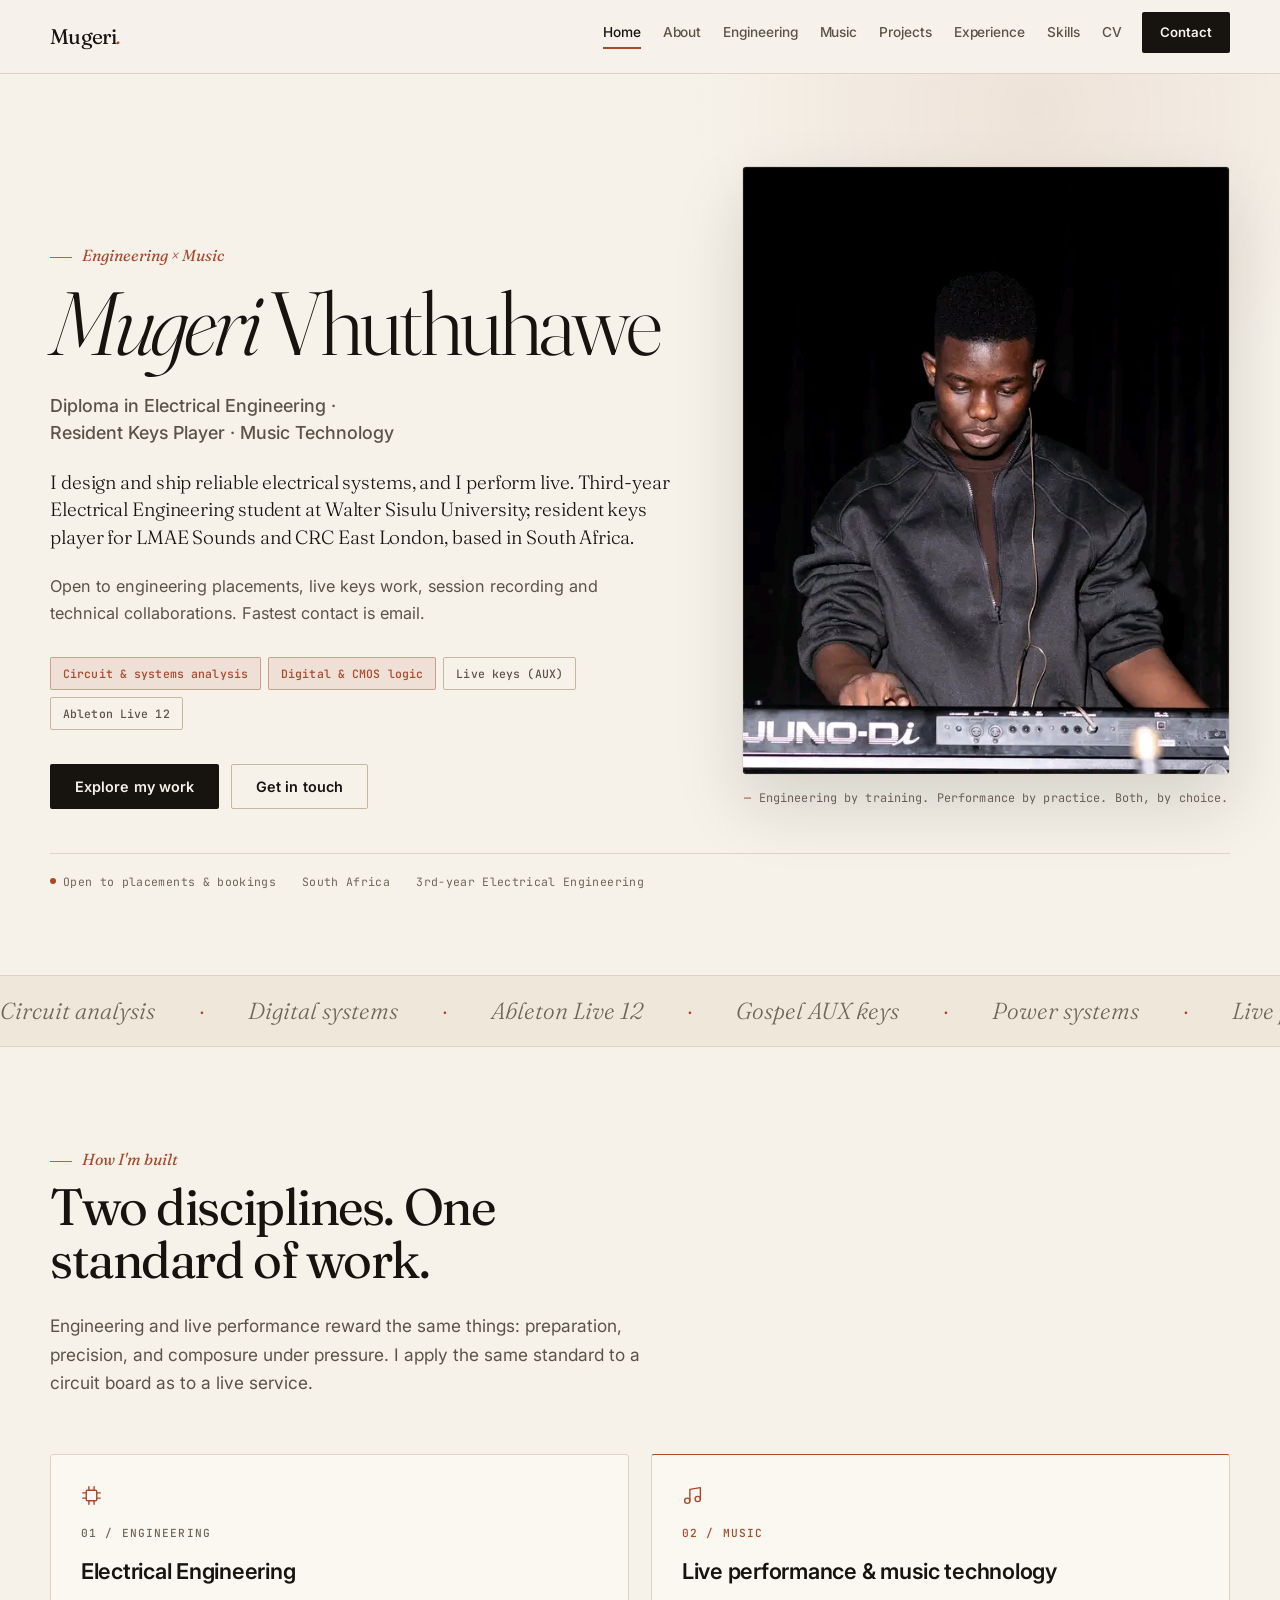
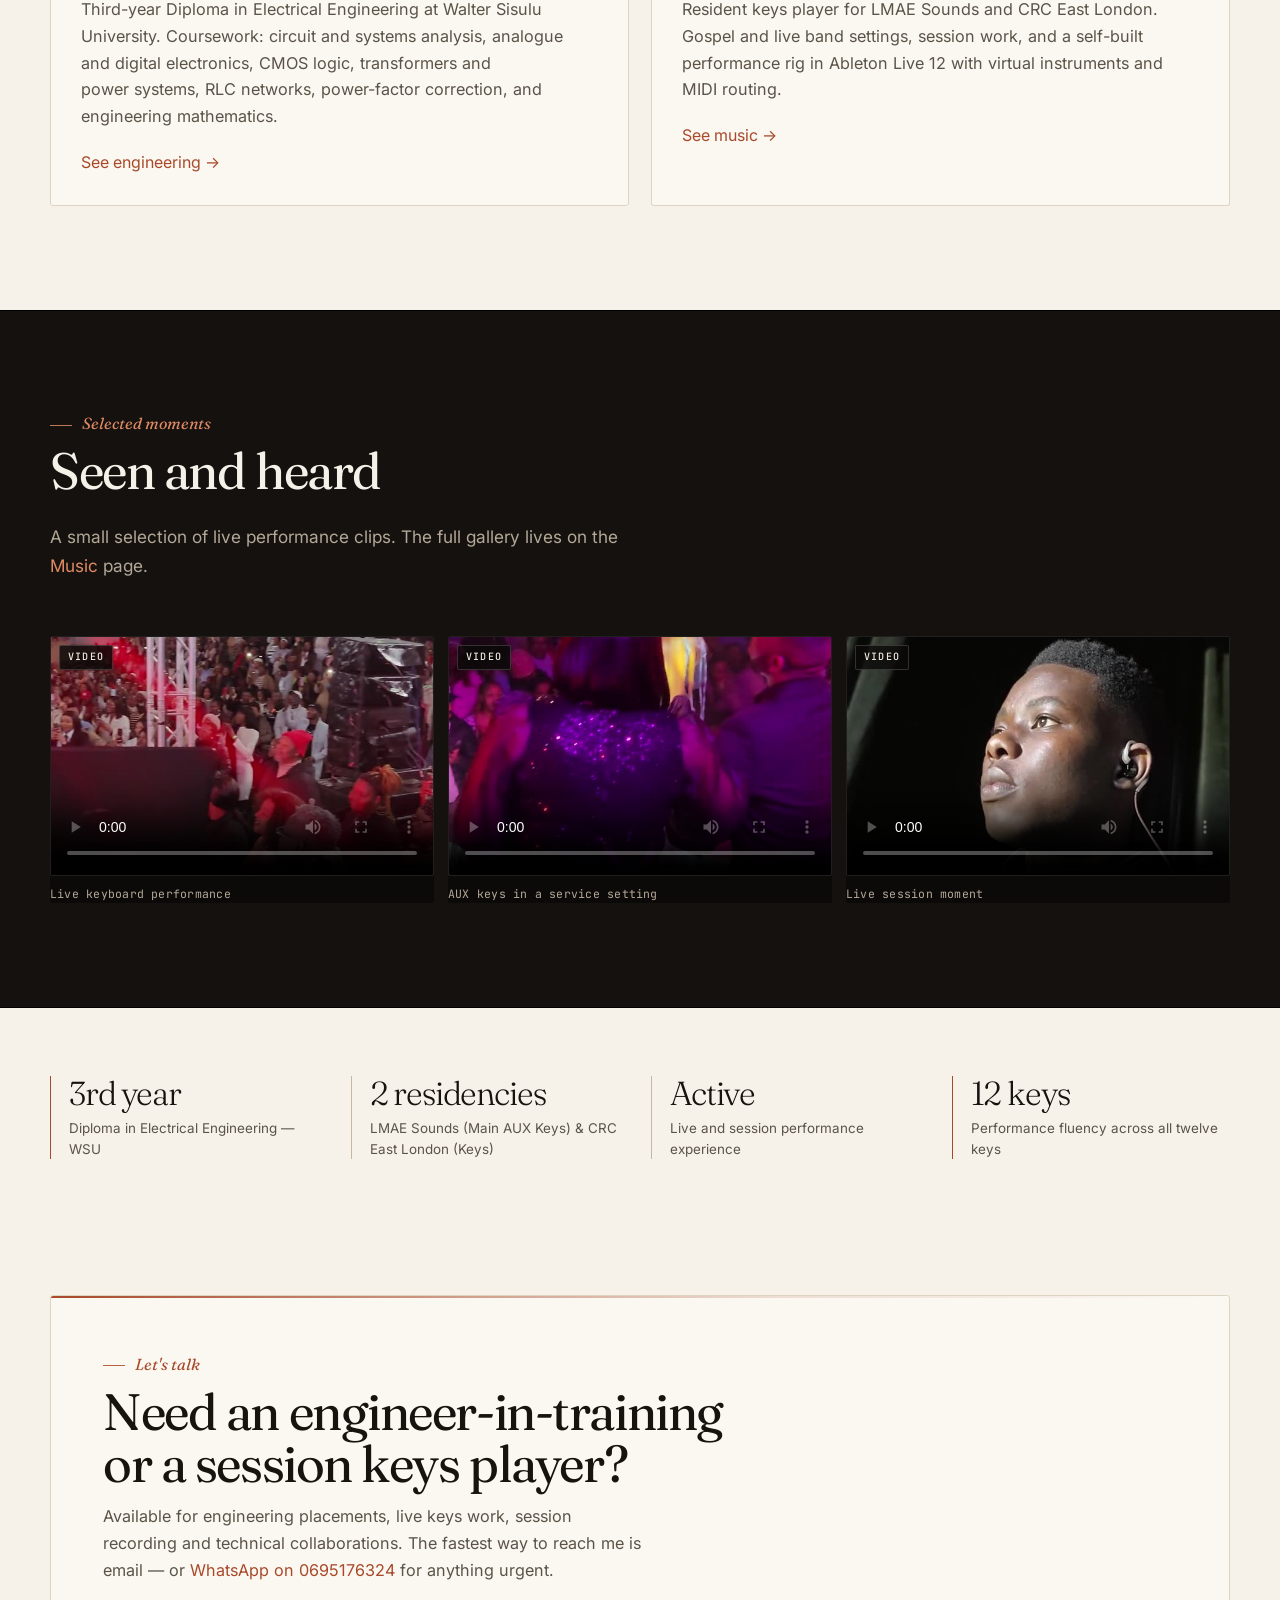
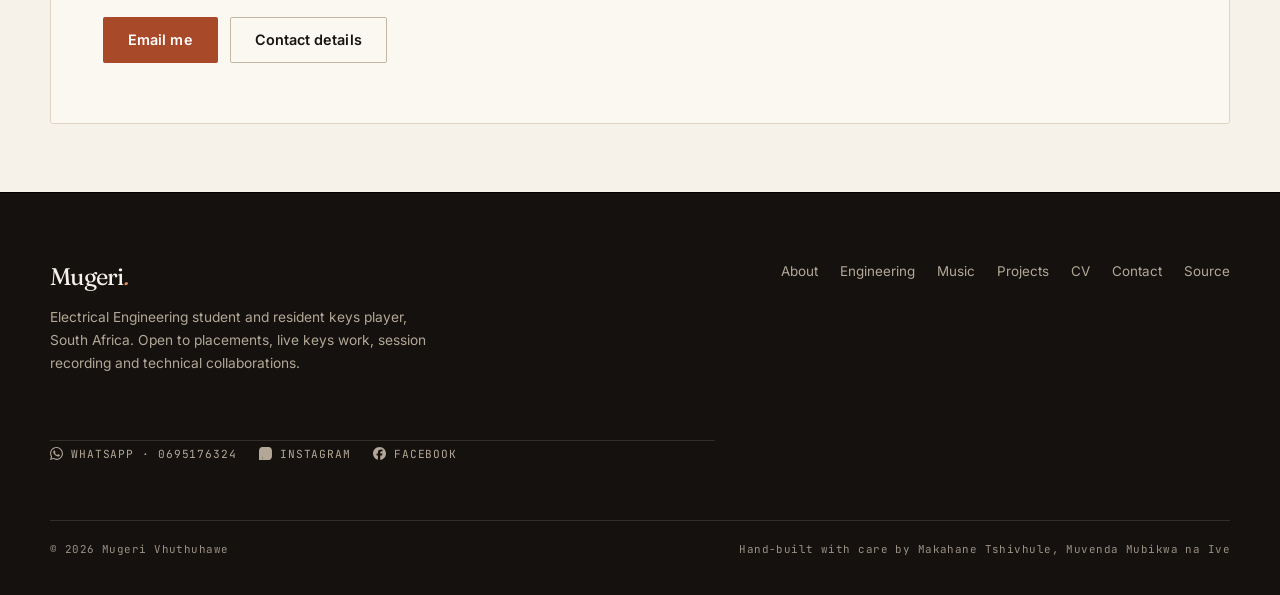
<file: index.html>
<!DOCTYPE html>
<html lang="en">
<head>
  <meta charset="UTF-8">
  <meta name="viewport" content="width=device-width, initial-scale=1">
  <meta name="description" content="Mugeri Vhuthuhawe — Electrical Engineering student, live keys player and music technology professional based in South Africa.">
  <title>Mugeri Vhuthuhawe — Engineering &amp; Music</title>
  <link rel="preconnect" href="https://fonts.googleapis.com">
  <link rel="preconnect" href="https://fonts.gstatic.com" crossorigin>
  <link href="https://fonts.googleapis.com/css2?family=Fraunces:ital,opsz,wght@0,9..144,300..700;1,9..144,300..700&family=Inter:wght@400;500;600;700&family=JetBrains+Mono:wght@400;500&display=swap" rel="stylesheet">
  <link rel="icon" type="image/svg+xml" href="favicon.svg">
  <link rel="preload" as="image" href="assets/images/img-01.jpg">
  <link rel="stylesheet" href="css/styles.css?v=9">
  <script src="js/main.js" defer></script>
<link rel="canonical" href="https://mugerivhuthu360-ship-it.github.io/mugeri-portfolio/">
<meta property="og:site_name" content="Mugeri Vhuthuhawe">
<meta property="og:locale" content="en_ZA">
<meta property="og:title" content="Mugeri Vhuthuhawe — Electrical Engineering & Live Keys">
<meta property="og:description" content="Mugeri Vhuthuhawe: third-year Electrical Engineering student and resident keys player. Engineering, live performance, session work and music technology. Based in South Africa.">
<meta property="og:type" content="website">
<meta property="og:url" content="https://mugerivhuthu360-ship-it.github.io/mugeri-portfolio/">
<meta property="og:image" content="https://mugerivhuthu360-ship-it.github.io/mugeri-portfolio/assets/og-image.png">
<meta property="og:image:width" content="1200">
<meta property="og:image:height" content="630">
<meta property="og:image:alt" content="Mugeri Vhuthuhawe — Electrical Engineering and live keys">
<meta name="twitter:card" content="summary_large_image">
<meta name="twitter:title" content="Mugeri Vhuthuhawe — Electrical Engineering & Live Keys">
<meta name="twitter:description" content="Mugeri Vhuthuhawe: third-year Electrical Engineering student and resident keys player. Engineering, live performance, session work and music technology. Based in South Africa.">
<meta name="twitter:image" content="https://mugerivhuthu360-ship-it.github.io/mugeri-portfolio/assets/og-image.png">
<script type="application/ld+json">
{"@context":"https://schema.org","@type":"Person","name":"Mugeri Vhuthuhawe","jobTitle":"Electrical Engineering student and live keys player","url":"https://mugerivhuthu360-ship-it.github.io/mugeri-portfolio/","sameAs":["https://www.instagram.com/vhuthu125?evlk=aXI0amQ4MGhwamt3","https://www.facebook.com/IG.Manp11"],"address":{"@type":"PostalAddress","addressCountry":"ZA"},"knowsAbout":["Electrical Engineering","Circuit analysis","Digital systems","Live keyboard performance","Music technology","Ableton Live"],"email":"mailto:mugerivhuthu360@gmail.com"}
</script><script type="application/ld+json">{"@context":"https://schema.org","@type":"WebSite","name":"Mugeri Vhuthuhawe","url":"https://mugerivhuthu360-ship-it.github.io/mugeri-portfolio/","description":"Electrical Engineering student and live keys player. Portfolio of Mugeri Vhuthuhawe.","author":{"@type":"Person","name":"Mugeri Vhuthuhawe"}}</script></head>
<body>
  <a class="skip-link" href="#main">Skip to content</a>

  <header class="site-header">
    <div class="container nav">
      <a class="brand" href="index.html">Mugeri<span>.</span></a>
      <button class="nav-toggle" aria-expanded="false" aria-label="Open navigation" aria-controls="site-nav">&#9776;</button>
      <ul class="nav-links" id="site-nav">
        <li><a href="index.html" aria-current="page">Home</a></li>
        <li><a href="about.html">About</a></li>
        <li><a href="engineering.html">Engineering</a></li>
        <li><a href="music.html">Music</a></li>
        <li><a href="projects.html">Projects</a></li>
        <li><a href="experience.html">Experience</a></li>
        <li><a href="skills.html">Skills</a></li>
        <li><a href="cv.html">CV</a></li>
        <li><a class="nav-cta" href="contact.html">Contact</a></li>
      </ul>
    </div>
  </header>

  <main id="main">
    <!-- HERO -->
    <section class="hero">
      <div class="container hero-inner">
        <div>
          <span class="eyebrow">Engineering &times; Music</span>
          <h1>
            <span class="name"><em>Mugeri</em> Vhuthuhawe</span>
            <span class="title">Diploma in Electrical Engineering &middot; Resident Keys Player &middot; Music Technology</span>
          </h1>
          <p class="lead">I design and ship reliable electrical systems, and I perform live. Third-year Electrical Engineering student at Walter Sisulu University; resident keys player for LMAE Sounds and CRC East London, based in South Africa.</p>
          <p>Open to engineering placements, live keys work, session recording and technical collaborations. Fastest contact is email.</p>
          <div class="hero-tags">
            <span class="tag tag--accent">Circuit &amp; systems analysis</span>
            <span class="tag tag--accent">Digital &amp; CMOS logic</span>
            <span class="tag tag--warm">Live keys (AUX)</span>
            <span class="tag tag--warm">Ableton Live 12</span>
          </div>
          <div class="btn-row">
            <a class="btn btn--primary" href="projects.html">Explore my work</a>
            <a class="btn btn--ghost" href="contact.html">Get in touch</a>
          </div>
        </div>
        <div class="hero-visual">
          <div class="hero-photo">
            <img src="assets/images/img-01.jpg" alt="Mugeri Vhuthuhawe" width="800" height="1000">
          </div>
          <p class="hero-note">Engineering by training. Performance by practice. Both, by choice.</p>
        </div>
      </div>
      <div class="container">
        <div class="hero-meta">
          <span><span class="dot" aria-hidden="true"></span>Open to placements &amp; bookings</span>
          <span>South Africa</span>
          <span>3rd-year Electrical Engineering</span>
        </div>
      </div>
    </section>

    <!-- MARQUEE -->
    <div class="marquee" aria-hidden="true">
      <div class="marquee-track">
        <span>Circuit analysis</span>
        <span>Digital systems</span>
        <span>Ableton Live 12</span>
        <span>Gospel AUX keys</span>
        <span>Power systems</span>
        <span>Live performance</span>
        <span>Circuit analysis</span>
        <span>Digital systems</span>
        <span>Ableton Live 12</span>
        <span>Gospel AUX keys</span>
        <span>Power systems</span>
        <span>Live performance</span>
      </div>
    </div>

    <!-- TWO PILLARS -->
    <section class="section">
      <div class="container">
        <div class="section-head">
          <span class="eyebrow">How I'm built</span>
          <h2>Two disciplines. One standard of work.</h2>
          <p>Engineering and live performance reward the same things: preparation, precision, and composure under pressure. I apply the same standard to a circuit board as to a live service.</p>
        </div>
        <div class="grid-2">
          <article class="card pillar">
            <span class="icon" aria-hidden="true"><svg viewBox="0 0 24 24" fill="none" stroke="currentColor" stroke-width="1.6" stroke-linecap="round" stroke-linejoin="round"><rect x="6" y="6" width="12" height="12" rx="1.5"/><path d="M9 2v4M15 2v4M9 18v4M15 18v4M2 9h4M2 15h4M18 9h4M18 15h4"/></svg></span>
            <div class="card-num">01 / Engineering</div>
            <h3>Electrical Engineering</h3>
            <p>Third-year Diploma in Electrical Engineering at Walter Sisulu University. Coursework: circuit and systems analysis, analogue and digital electronics, CMOS logic, transformers and power systems, RLC networks, power-factor correction, and engineering mathematics.</p>
            <a href="engineering.html">See engineering &rarr;</a>
          </article>
          <article class="card pillar pillar--music">
            <span class="icon" aria-hidden="true"><svg viewBox="0 0 24 24" fill="none" stroke="currentColor" stroke-width="1.6" stroke-linecap="round" stroke-linejoin="round"><path d="M9 18V5l12-2v13"/><circle cx="6" cy="18" r="3"/><circle cx="18" cy="16" r="3"/></svg></span>
            <div class="card-num card-num--warm">02 / Music</div>
            <h3>Live performance &amp; music technology</h3>
            <p>Resident keys player for LMAE Sounds and CRC East London. Gospel and live band settings, session work, and a self-built performance rig in Ableton Live 12 with virtual instruments and MIDI routing.</p>
            <a href="music.html">See music &rarr;</a>
          </article>
        </div>
      </div>
    </section>

    <!-- FEATURED MEDIA -->
    <section class="section section--stage">
      <div class="container">
        <div class="section-head">
          <span class="eyebrow">Selected moments</span>
          <h2>Seen and heard</h2>
          <p>A small selection of live performance clips. The full gallery lives on the <a href="music.html">Music</a> page.</p>
        </div>
        <div class="media-grid">
          <figure class="media-item">
            <span class="play-badge">VIDEO</span>
            <video controls preload="metadata" poster="assets/posters/video-03.jpg" aria-label="Live keyboard performance, clip 1">
              <source src="assets/video/video-03.mp4" type="video/mp4">
              Your browser does not support embedded video.
            </video>
            <figcaption>Live keyboard performance</figcaption>
          </figure>
          <figure class="media-item">
            <span class="play-badge">VIDEO</span>
            <video controls preload="metadata" poster="assets/posters/video-05.jpg" aria-label="Live keyboard performance, clip 2">
              <source src="assets/video/video-05.mp4" type="video/mp4">
              Your browser does not support embedded video.
            </video>
            <figcaption>AUX keys in a service setting</figcaption>
          </figure>
          <figure class="media-item">
            <span class="play-badge">VIDEO</span>
            <video controls preload="metadata" poster="assets/posters/video-08.jpg" aria-label="Live keyboard performance, clip 3">
              <source src="assets/video/video-08.mp4" type="video/mp4">
              Your browser does not support embedded video.
            </video>
            <figcaption>Live session moment</figcaption>
          </figure>
        </div>
      </div>
    </section>

    <!-- QUICK FACTS -->
    <section class="section section--tight">
      <div class="container grid-4">
        <div class="stat">
          <span class="value">3rd year</span>
          <span class="label">Diploma in Electrical Engineering &mdash; WSU</span>
        </div>
        <div class="stat stat--warm">
          <span class="value">2 residencies</span>
          <span class="label">LMAE Sounds (Main AUX Keys) &amp; CRC East London (Keys)</span>
        </div>
        <div class="stat stat--warm">
          <span class="value">Active</span>
          <span class="label">Live and session performance experience</span>
        </div>
        <div class="stat">
          <span class="value">12 keys</span>
          <span class="label">Performance fluency across all twelve keys</span>
        </div>
      </div>
    </section>

    <!-- CTA -->
    <section class="section section--tight">
      <div class="container">
        <div class="cta">
          <span class="eyebrow">Let's talk</span>
          <h2>Need an engineer-in-training or a session keys player?</h2>
          <p>Available for engineering placements, live keys work, session recording and technical collaborations. The fastest way to reach me is email &mdash; or <a href="https://wa.me/27695176324" target="_blank" rel="noopener">WhatsApp on 0695176324</a> for anything urgent.</p>
          <div class="btn-row">
            <a class="btn btn--warm" href="mailto:mugerivhuthu360@gmail.com">Email me</a>
            <a class="btn btn--ghost" href="contact.html">Contact details</a>
          </div>
        </div>
      </div>
    </section>
  </main>

  <footer class="site-footer">
    <div class="container">
      <div class="footer-inner">
        <div>
          <a class="footer-brand" href="index.html">Mugeri<span>.</span></a>
          <p>Electrical Engineering student and resident keys player, South Africa. Open to placements, live keys work, session recording and technical collaborations.</p>
        </div>
        <ul class="footer-links">
          <li><a href="about.html">About</a></li>
          <li><a href="engineering.html">Engineering</a></li>
          <li><a href="music.html">Music</a></li>
          <li><a href="projects.html">Projects</a></li>
          <li><a href="cv.html">CV</a></li>
          <li><a href="contact.html">Contact</a></li>
          <li><a href="https://github.com/mugerivhuthu360-ship-it/mugeri-portfolio" target="_blank" rel="noopener">Source</a></li>
        </ul>
        <ul class="footer-social">
          <li>
            <a href="https://wa.me/27695176324" target="_blank" rel="noopener">
              <svg class="social-icon" viewBox="0 0 24 24" width="13" height="13" fill="currentColor" role="img" aria-hidden="true"><title>WhatsApp</title><path d="M17.472 14.382c-.297-.149-1.758-.867-2.03-.967-.273-.099-.471-.148-.67.15-.197.297-.767.966-.94 1.164-.173.199-.347.223-.644.075-.297-.15-1.255-.463-2.39-1.475-.883-.788-1.48-1.761-1.653-2.059-.173-.297-.018-.458.13-.606.134-.133.298-.347.446-.52.149-.174.198-.298.298-.497.099-.198.05-.371-.025-.52-.075-.149-.669-1.612-.916-2.207-.242-.579-.487-.5-.669-.51-.173-.008-.371-.01-.57-.01-.198 0-.52.074-.792.372-.272.297-1.04 1.016-1.04 2.479 0 1.462 1.065 2.875 1.213 3.074.149.198 2.096 3.2 5.077 4.487.709.306 1.262.489 1.694.625.712.227 1.36.195 1.871.118.571-.085 1.758-.719 2.006-1.413.248-.694.248-1.289.173-1.413-.074-.124-.272-.198-.57-.347m-5.421 7.403h-.004a9.87 9.87 0 01-5.031-1.378l-.361-.214-3.741.982.998-3.648-.235-.374a9.86 9.86 0 01-1.51-5.26c.001-5.45 4.436-9.884 9.888-9.884 2.64 0 5.122 1.03 6.988 2.898a9.825 9.825 0 012.893 6.994c-.003 5.45-4.437 9.884-9.885 9.884m8.413-18.297A11.815 11.815 0 0012.05 0C5.495 0 .16 5.335.157 11.892c0 2.096.547 4.142 1.588 5.945L.057 24l6.305-1.654a11.882 11.882 0 005.683 1.448h.005c6.554 0 11.89-5.335 11.893-11.893a11.821 11.821 0 00-3.48-8.413Z"/></svg>
              WhatsApp &middot; 0695176324
            </a>
          </li>
          <li>
            <a href="https://www.instagram.com/vhuthu125?evlk=aXI0amQ4MGhwamt3" target="_blank" rel="noopener">
              <svg class="social-icon" viewBox="0 0 24 24" width="13" height="13" fill="currentColor" role="img" aria-hidden="true"><title>Instagram</title><path d="M7.0301.084c-1.2768.0602-2.1487.264-2.911.5634-.7888.3075-1.4575.72-2.1228 1.3877-.6652.6677-1.075 1.3368-1.3802 2.127-.2954.7638-.4956 1.6365-.552 2.914-.0564 1.2775-.0689 1.6882-.0626 4.947.0062 3.2586.0206 3.6671.0825 4.9473.061 1.2765.264 2.1482.5635 2.9107.308.7889.72 1.4573 1.388 2.1228.6679.6655 1.3365 1.0743 2.1285 1.38.7632.295 1.6361.4961 2.9134.552 1.2773.056 1.6884.069 4.9462.0627 3.2578-.0062 3.668-.0207 4.9478-.0814 1.28-.0607 2.147-.2652 2.9098-.5633.7889-.3086 1.4578-.72 2.1228-1.3881.665-.6682 1.0745-1.3378 1.3795-2.1284.2957-.7632.4966-1.636.552-2.9124.056-1.2809.0692-1.6898.063-4.948-.0063-3.2583-.021-3.6668-.0817-4.9465-.0607-1.2797-.264-2.1487-.5633-2.9117-.3084-.7889-.72-1.4568-1.3876-2.1228C21.2982 1.33 20.628.9208 19.8378.6165 19.074.321 18.2017.1197 16.9244.0645 15.6471.0093 15.236-.005 11.977.0014 8.718.0076 8.31.0215 7.0301.0839m.1402 21.6932c-1.17-.0509-1.8053-.2453-2.2287-.408-.5606-.216-.96-.4771-1.3819-.895-.422-.4178-.6811-.8186-.9-1.378-.1644-.4234-.3624-1.058-.4171-2.228-.0595-1.2645-.072-1.6442-.079-4.848-4.848.007-3.2037.0053-3.5835.0607-4.848.05-1.169.2456-1.8053.408-2.2282.216-.5613.4762-.96.895-1.3816.4188-.4217.8184-.6814 1.3783-.9003.423-.1651 1.0575-.3614 2.227-.4171 1.2655-.06 1.6447-.072 4.848-.079 3.2033-.007 3.5835.005 4.8495.0608 1.169.0508 1.8053.2445 2.228.408.5608.216.96.4754 1.3816.895.4217.4194.6816.8176.9005 1.3787.1653.4217.3617 1.056.4169 2.2263.0602 1.2655.0739 1.645.0796 4.848.0058 3.203-.0055 3.5834-.061 4.848-.051 1.17-.245 1.8055-.408 2.2294-.216.5604-.4763.96-.8954 1.3814-.419.4215-.8181.6811-1.3783.9-.4224.1649-1.0577.3617-2.2262.4174-1.2656.0595-1.6448.072-4.8493.079-3.2045.007-3.5825-.006-4.848-.0608M16.953 5.5864A1.44 1.44 0 1 0 18.39 4.144a1.44 1.44 0 0 0-1.437 1.4424M5.8385 12.012c.0067 3.4032 2.7706 6.1557 6.173 6.1493 3.4026-.0065 6.157-2.7701 6.1506-6.1733-.0065-3.4032-2.771-6.1565-6.174-6.1498-3.403.0067-6.156 2.771-6.1496 6.1738M8 12.0077a4 4 0 1 1 4.008 3.9921A3.9996 3.9996 0 0 1 8 12.0077"/></svg>
              Instagram
            </a>
          </li>
          <li>
            <a href="https://www.facebook.com/IG.Manp11" target="_blank" rel="noopener">
              <svg class="social-icon" viewBox="0 0 24 24" width="13" height="13" fill="currentColor" role="img" aria-hidden="true"><title>Facebook</title><path d="M9.101 23.691v-7.98H6.627v-3.667h2.474v-1.58c0-4.085 1.848-5.978 5.858-5.978.401 0 .955.042 1.468.103a8.68 8.68 0 0 1 1.141.195v3.325a8.623 8.623 0 0 0-.653-.036 26.805 26.805 0 0 0-.733-.009c-.707 0-1.259.096-1.675.309a1.686 1.686 0 0 0-.679.622c-.258.42-.374.995-.374 1.752v1.297h3.919l-.386 2.103-.287 1.564h-3.246v8.245C19.396 23.238 24 18.179 24 12.044c0-6.627-5.373-12-12-12s-12 5.373-12 12c0 5.628 3.874 10.35 9.101 11.647Z"/></svg>
              Facebook
            </a>
          </li>
        </ul>
      </div>
      <div class="footer-colophon">
        <span>&copy; <span data-year>2026</span> Mugeri Vhuthuhawe</span>
        <span>Hand-built with care by Makahane Tshivhule, Muvenda Mubikwa na Ive</span>
      </div>
    </div>
  </footer>
</body>
</html>
</file>
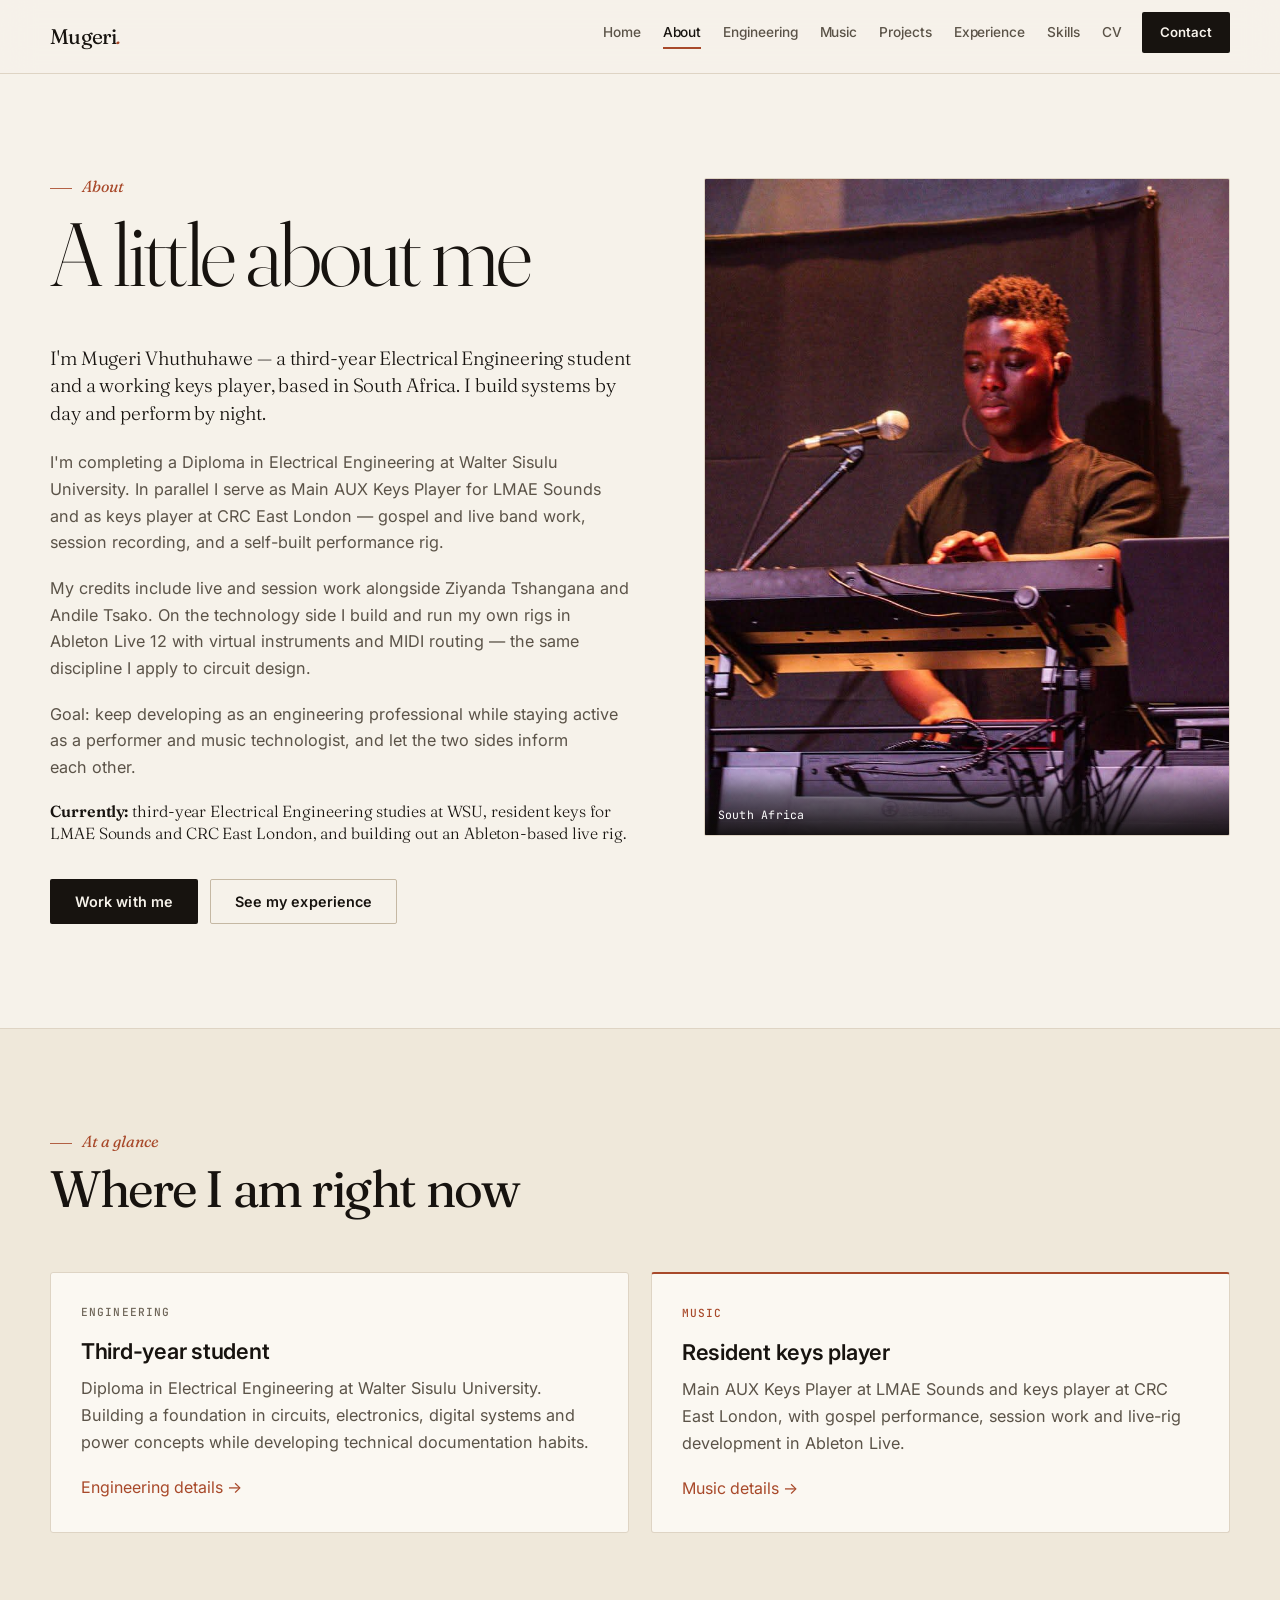
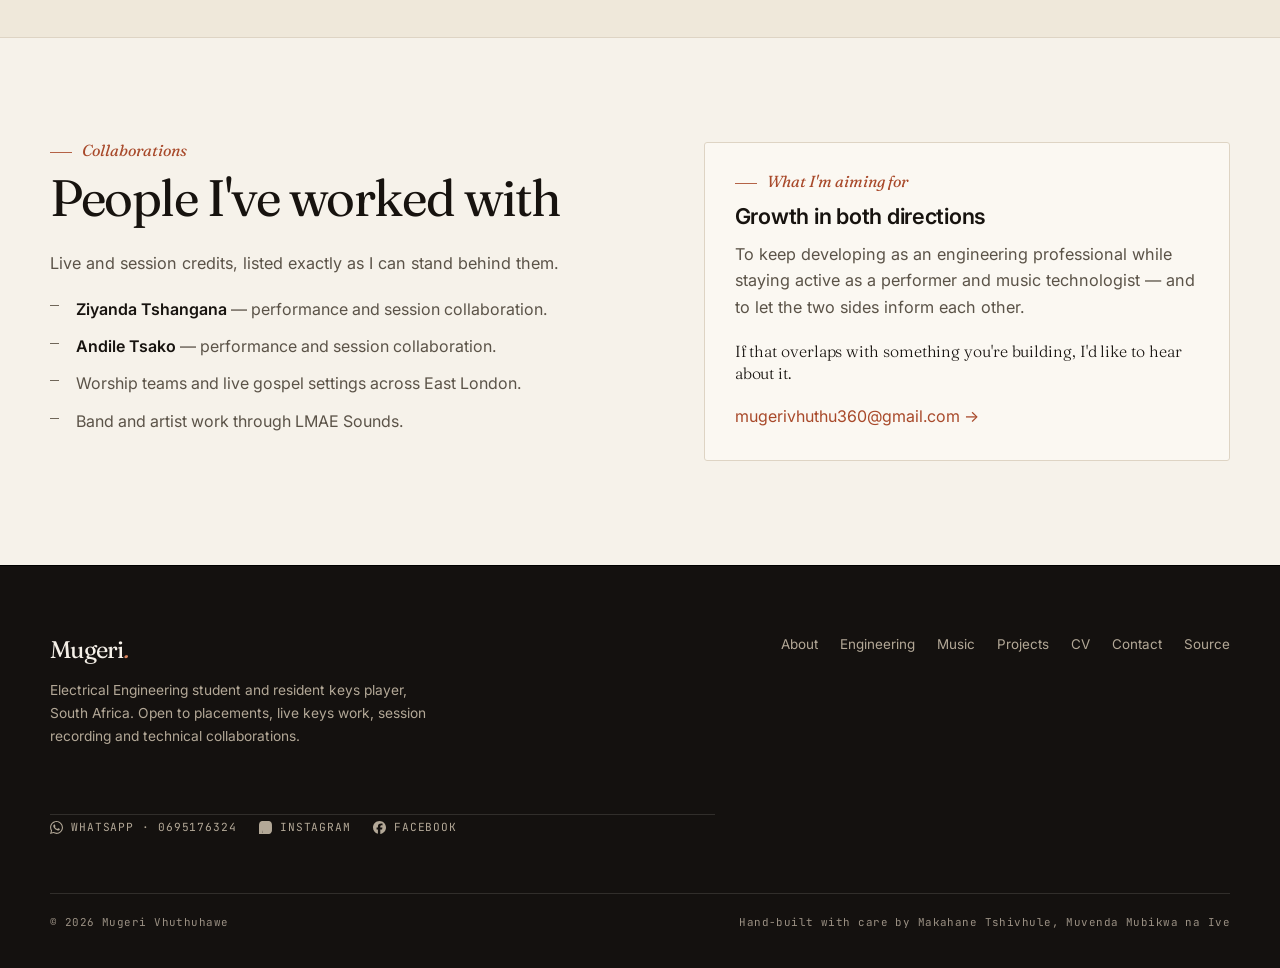
<file: about.html>
<!DOCTYPE html>
<html lang="en">
<head>
  <meta charset="UTF-8">
  <meta name="viewport" content="width=device-width, initial-scale=1">
  <meta name="description" content="About Mugeri Vhuthuhawe — electrical engineering student, live keys player and music technology professional from South Africa.">
  <title>About — Mugeri Vhuthuhawe</title>
  <link rel="preconnect" href="https://fonts.googleapis.com">
  <link rel="preconnect" href="https://fonts.gstatic.com" crossorigin>
  <link href="https://fonts.googleapis.com/css2?family=Fraunces:ital,opsz,wght@0,9..144,300..700;1,9..144,300..700&family=Inter:wght@400;500;600;700&family=JetBrains+Mono:wght@400;500&display=swap" rel="stylesheet">
  <link rel="icon" type="image/svg+xml" href="favicon.svg">
  <link rel="stylesheet" href="css/styles.css?v=9">
  <script src="js/main.js" defer></script>
<link rel="canonical" href="https://mugerivhuthu360-ship-it.github.io/mugeri-portfolio/about.html">
<meta property="og:title" content="About — Mugeri Vhuthuhawe">
<meta property="og:description" content="About Mugeri Vhuthuhawe: electrical engineering student, live keys player and music technology professional based in South Africa.">
<meta property="og:type" content="website">
<meta property="og:url" content="https://mugerivhuthu360-ship-it.github.io/mugeri-portfolio/about.html">
<meta property="og:image" content="https://mugerivhuthu360-ship-it.github.io/mugeri-portfolio/assets/og-image.png">
<meta property="og:image:width" content="1200">
<meta property="og:image:height" content="630">
<meta name="twitter:card" content="summary_large_image">
<meta name="twitter:title" content="About — Mugeri Vhuthuhawe">
<meta name="twitter:description" content="About Mugeri Vhuthuhawe: electrical engineering student, live keys player and music technology professional based in South Africa."></head>
<body>
  <a class="skip-link" href="#main">Skip to content</a>

  <header class="site-header">
    <div class="container nav">
      <a class="brand" href="index.html">Mugeri<span>.</span></a>
      <button class="nav-toggle" aria-expanded="false" aria-label="Open navigation" aria-controls="site-nav">&#9776;</button>
      <ul class="nav-links" id="site-nav">
        <li><a href="index.html">Home</a></li>
        <li><a href="about.html" aria-current="page">About</a></li>
        <li><a href="engineering.html">Engineering</a></li>
        <li><a href="music.html">Music</a></li>
        <li><a href="projects.html">Projects</a></li>
        <li><a href="experience.html">Experience</a></li>
        <li><a href="skills.html">Skills</a></li>
        <li><a href="cv.html">CV</a></li>
        <li><a class="nav-cta" href="contact.html">Contact</a></li>
      </ul>
    </div>
  </header>

  <main id="main">
    <section class="section">
      <div class="container split">
        <div>
          <span class="eyebrow">About</span>
          <h1>A little about me</h1>
          <p class="lead">I'm Mugeri Vhuthuhawe &mdash; a third-year Electrical Engineering student and a working keys player, based in South Africa. I build systems by day and perform by night.</p>
          <p>I'm completing a Diploma in Electrical Engineering at Walter Sisulu University. In parallel I serve as Main AUX Keys Player for LMAE Sounds and as keys player at CRC East London &mdash; gospel and live band work, session recording, and a self-built performance rig.</p>
          <p>My credits include live and session work alongside Ziyanda Tshangana and Andile Tsako. On the technology side I build and run my own rigs in Ableton Live 12 with virtual instruments and MIDI routing &mdash; the same discipline I apply to circuit design.</p>
          <p>Goal: keep developing as an engineering professional while staying active as a performer and music technologist, and let the two sides inform each other.</p>
          <p class="lead" style="font-size:1rem; margin-top:16px;"><strong>Currently:</strong> third-year Electrical Engineering studies at WSU, resident keys for LMAE Sounds and CRC East London, and building out an Ableton-based live rig.</p>
          <div class="btn-row">
            <a class="btn btn--primary" href="contact.html">Work with me</a>
            <a class="btn btn--ghost" href="experience.html">See my experience</a>
          </div>
        </div>
        <div>
          <figure class="media-item" style="aspect-ratio: 4/5;">
            <img src="assets/images/img-02.jpg" alt="Mugeri Vhuthuhawe" width="900" height="1125">
            <figcaption>South Africa</figcaption>
          </figure>
        </div>
      </div>
    </section>

    <section class="section section--soft">
      <div class="container">
        <div class="section-head">
          <span class="eyebrow">At a glance</span>
          <h2>Where I am right now</h2>
        </div>
        <div class="grid-2">
          <article class="card">
            <div class="card-num">Engineering</div>
            <h3>Third-year student</h3>
            <p>Diploma in Electrical Engineering at Walter Sisulu University. Building a foundation in circuits, electronics, digital systems and power concepts while developing technical documentation habits.</p>
            <a href="engineering.html">Engineering details &rarr;</a>
          </article>
          <article class="card card--warm">
            <div class="card-num card-num--warm">Music</div>
            <h3>Resident keys player</h3>
            <p>Main AUX Keys Player at LMAE Sounds and keys player at CRC East London, with gospel performance, session work and live-rig development in Ableton Live.</p>
            <a href="music.html">Music details &rarr;</a>
          </article>
        </div>
      </div>
    </section>

    <section class="section">
      <div class="container split">
        <div>
          <span class="eyebrow eyebrow--warm">Collaborations</span>
          <h2>People I've worked with</h2>
          <p>Live and session credits, listed exactly as I can stand behind them.</p>
          <ul class="check-list check-list--warm">
            <li><strong>Ziyanda Tshangana</strong> &mdash; performance and session collaboration.</li>
            <li><strong>Andile Tsako</strong> &mdash; performance and session collaboration.</li>
            <li>Worship teams and live gospel settings across East London.</li>
            <li>Band and artist work through LMAE Sounds.</li>
          </ul>
        </div>
        <div class="card">
          <span class="eyebrow">What I'm aiming for</span>
          <h3>Growth in both directions</h3>
          <p>To keep developing as an engineering professional while staying active as a performer and music technologist &mdash; and to let the two sides inform each other.</p>
          <p class="lead" style="font-size: 1rem;">If that overlaps with something you're building, I'd like to hear about it.</p>
          <a href="mailto:mugerivhuthu360@gmail.com">mugerivhuthu360@gmail.com &rarr;</a>
        </div>
      </div>
    </section>
  </main>

  <footer class="site-footer">
    <div class="container">
      <div class="footer-inner">
        <div>
          <a class="footer-brand" href="index.html">Mugeri<span>.</span></a>
          <p>Electrical Engineering student and resident keys player, South Africa. Open to placements, live keys work, session recording and technical collaborations.</p>
        </div>
        <ul class="footer-links">
          <li><a href="about.html">About</a></li>
          <li><a href="engineering.html">Engineering</a></li>
          <li><a href="music.html">Music</a></li>
          <li><a href="projects.html">Projects</a></li>
          <li><a href="cv.html">CV</a></li>
          <li><a href="contact.html">Contact</a></li>
          <li><a href="https://github.com/mugerivhuthu360-ship-it/mugeri-portfolio" target="_blank" rel="noopener">Source</a></li>
        </ul>
        <ul class="footer-social">
          <li>
            <a href="https://wa.me/27695176324" target="_blank" rel="noopener">
              <svg class="social-icon" viewBox="0 0 24 24" width="13" height="13" fill="currentColor" role="img" aria-hidden="true"><title>WhatsApp</title><path d="M17.472 14.382c-.297-.149-1.758-.867-2.03-.967-.273-.099-.471-.148-.67.15-.197.297-.767.966-.94 1.164-.173.199-.347.223-.644.075-.297-.15-1.255-.463-2.39-1.475-.883-.788-1.48-1.761-1.653-2.059-.173-.297-.018-.458.13-.606.134-.133.298-.347.446-.52.149-.174.198-.298.298-.497.099-.198.05-.371-.025-.52-.075-.149-.669-1.612-.916-2.207-.242-.579-.487-.5-.669-.51-.173-.008-.371-.01-.57-.01-.198 0-.52.074-.792.372-.272.297-1.04 1.016-1.04 2.479 0 1.462 1.065 2.875 1.213 3.074.149.198 2.096 3.2 5.077 4.487.709.306 1.262.489 1.694.625.712.227 1.36.195 1.871.118.571-.085 1.758-.719 2.006-1.413.248-.694.248-1.289.173-1.413-.074-.124-.272-.198-.57-.347m-5.421 7.403h-.004a9.87 9.87 0 01-5.031-1.378l-.361-.214-3.741.982.998-3.648-.235-.374a9.86 9.86 0 01-1.51-5.26c.001-5.45 4.436-9.884 9.888-9.884 2.64 0 5.122 1.03 6.988 2.898a9.825 9.825 0 012.893 6.994c-.003 5.45-4.437 9.884-9.885 9.884m8.413-18.297A11.815 11.815 0 0012.05 0C5.495 0 .16 5.335.157 11.892c0 2.096.547 4.142 1.588 5.945L.057 24l6.305-1.654a11.882 11.882 0 005.683 1.448h.005c6.554 0 11.89-5.335 11.893-11.893a11.821 11.821 0 00-3.48-8.413Z"/></svg>
              WhatsApp &middot; 0695176324
            </a>
          </li>
          <li>
            <a href="https://www.instagram.com/vhuthu125?evlk=aXI0amQ4MGhwamt3" target="_blank" rel="noopener">
              <svg class="social-icon" viewBox="0 0 24 24" width="13" height="13" fill="currentColor" role="img" aria-hidden="true"><title>Instagram</title><path d="M7.0301.084c-1.2768.0602-2.1487.264-2.911.5634-.7888.3075-1.4575.72-2.1228 1.3877-.6652.6677-1.075 1.3368-1.3802 2.127-.2954.7638-.4956 1.6365-.552 2.914-.0564 1.2775-.0689 1.6882-.0626 4.947.0062 3.2586.0206 3.6671.0825 4.9473.061 1.2765.264 2.1482.5635 2.9107.308.7889.72 1.4573 1.388 2.1228.6679.6655 1.3365 1.0743 2.1285 1.38.7632.295 1.6361.4961 2.9134.552 1.2773.056 1.6884.069 4.9462.0627 3.2578-.0062 3.668-.0207 4.9478-.0814 1.28-.0607 2.147-.2652 2.9098-.5633.7889-.3086 1.4578-.72 2.1228-1.3881.665-.6682 1.0745-1.3378 1.3795-2.1284.2957-.7632.4966-1.636.552-2.9124.056-1.2809.0692-1.6898.063-4.948-.0063-3.2583-.021-3.6668-.0817-4.9465-.0607-1.2797-.264-2.1487-.5633-2.9117-.3084-.7889-.72-1.4568-1.3876-2.1228C21.2982 1.33 20.628.9208 19.8378.6165 19.074.321 18.2017.1197 16.9244.0645 15.6471.0093 15.236-.005 11.977.0014 8.718.0076 8.31.0215 7.0301.0839m.1402 21.6932c-1.17-.0509-1.8053-.2453-2.2287-.408-.5606-.216-.96-.4771-1.3819-.895-.422-.4178-.6811-.8186-.9-1.378-.1644-.4234-.3624-1.058-.4171-2.228-.0595-1.2645-.072-1.6442-.079-4.848-4.848.007-3.2037.0053-3.5835.0607-4.848.05-1.169.2456-1.8053.408-2.2282.216-.5613.4762-.96.895-1.3816.4188-.4217.8184-.6814 1.3783-.9003.423-.1651 1.0575-.3614 2.227-.4171 1.2655-.06 1.6447-.072 4.848-.079 3.2033-.007 3.5835.005 4.8495.0608 1.169.0508 1.8053.2445 2.228.408.5608.216.96.4754 1.3816.895.4217.4194.6816.8176.9005 1.3787.1653.4217.3617 1.056.4169 2.2263.0602 1.2655.0739 1.645.0796 4.848.0058 3.203-.0055 3.5834-.061 4.848-.051 1.17-.245 1.8055-.408 2.2294-.216.5604-.4763.96-.8954 1.3814-.419.4215-.8181.6811-1.3783.9-.4224.1649-1.0577.3617-2.2262.4174-1.2656.0595-1.6448.072-4.8493.079-3.2045.007-3.5825-.006-4.848-.0608M16.953 5.5864A1.44 1.44 0 1 0 18.39 4.144a1.44 1.44 0 0 0-1.437 1.4424M5.8385 12.012c.0067 3.4032 2.7706 6.1557 6.173 6.1493 3.4026-.0065 6.157-2.7701 6.1506-6.1733-.0065-3.4032-2.771-6.1565-6.174-6.1498-3.403.0067-6.156 2.771-6.1496 6.1738M8 12.0077a4 4 0 1 1 4.008 3.9921A3.9996 3.9996 0 0 1 8 12.0077"/></svg>
              Instagram
            </a>
          </li>
          <li>
            <a href="https://www.facebook.com/IG.Manp11" target="_blank" rel="noopener">
              <svg class="social-icon" viewBox="0 0 24 24" width="13" height="13" fill="currentColor" role="img" aria-hidden="true"><title>Facebook</title><path d="M9.101 23.691v-7.98H6.627v-3.667h2.474v-1.58c0-4.085 1.848-5.978 5.858-5.978.401 0 .955.042 1.468.103a8.68 8.68 0 0 1 1.141.195v3.325a8.623 8.623 0 0 0-.653-.036 26.805 26.805 0 0 0-.733-.009c-.707 0-1.259.096-1.675.309a1.686 1.686 0 0 0-.679.622c-.258.42-.374.995-.374 1.752v1.297h3.919l-.386 2.103-.287 1.564h-3.246v8.245C19.396 23.238 24 18.179 24 12.044c0-6.627-5.373-12-12-12s-12 5.373-12 12c0 5.628 3.874 10.35 9.101 11.647Z"/></svg>
              Facebook
            </a>
          </li>
        </ul>
      </div>
      <div class="footer-colophon">
        <span>&copy; <span data-year>2026</span> Mugeri Vhuthuhawe</span>
        <span>Hand-built with care by Makahane Tshivhule, Muvenda Mubikwa na Ive</span>
      </div>
    </div>
  </footer>
</body>
</html>
</file>
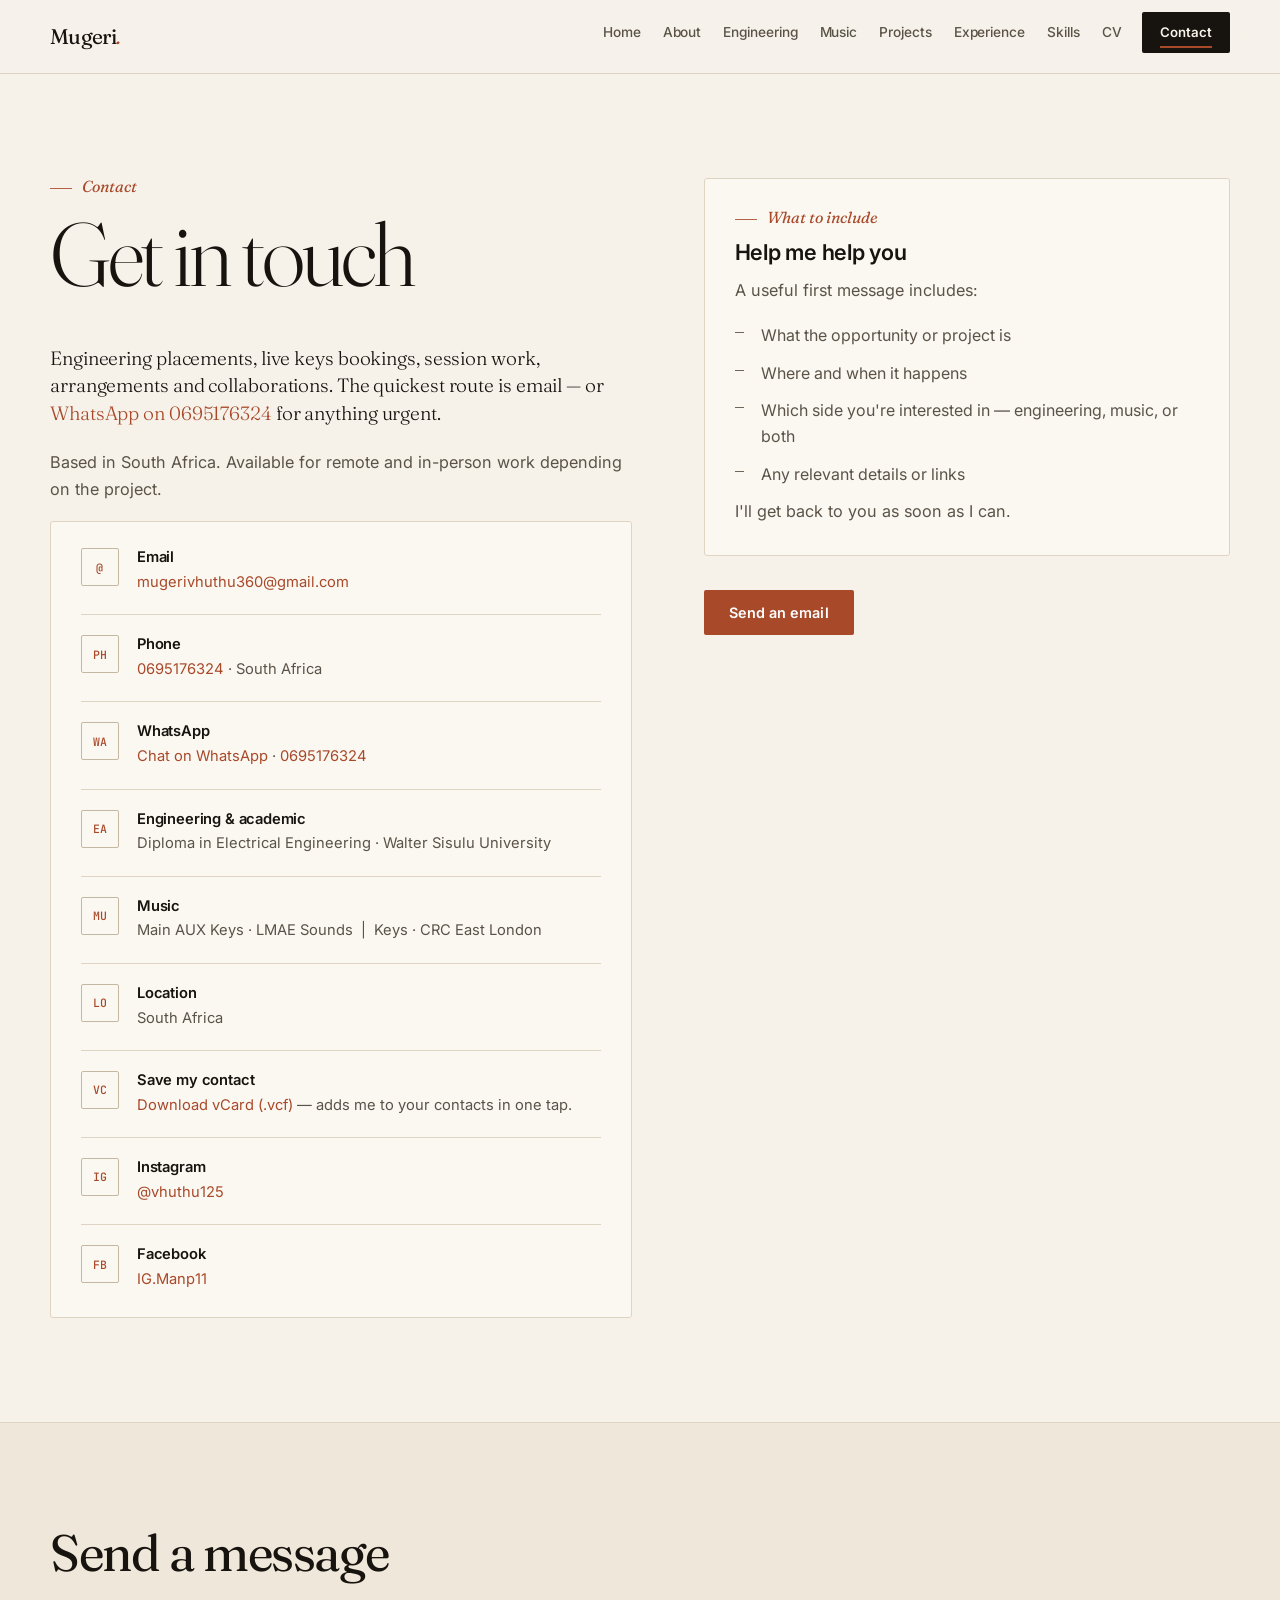
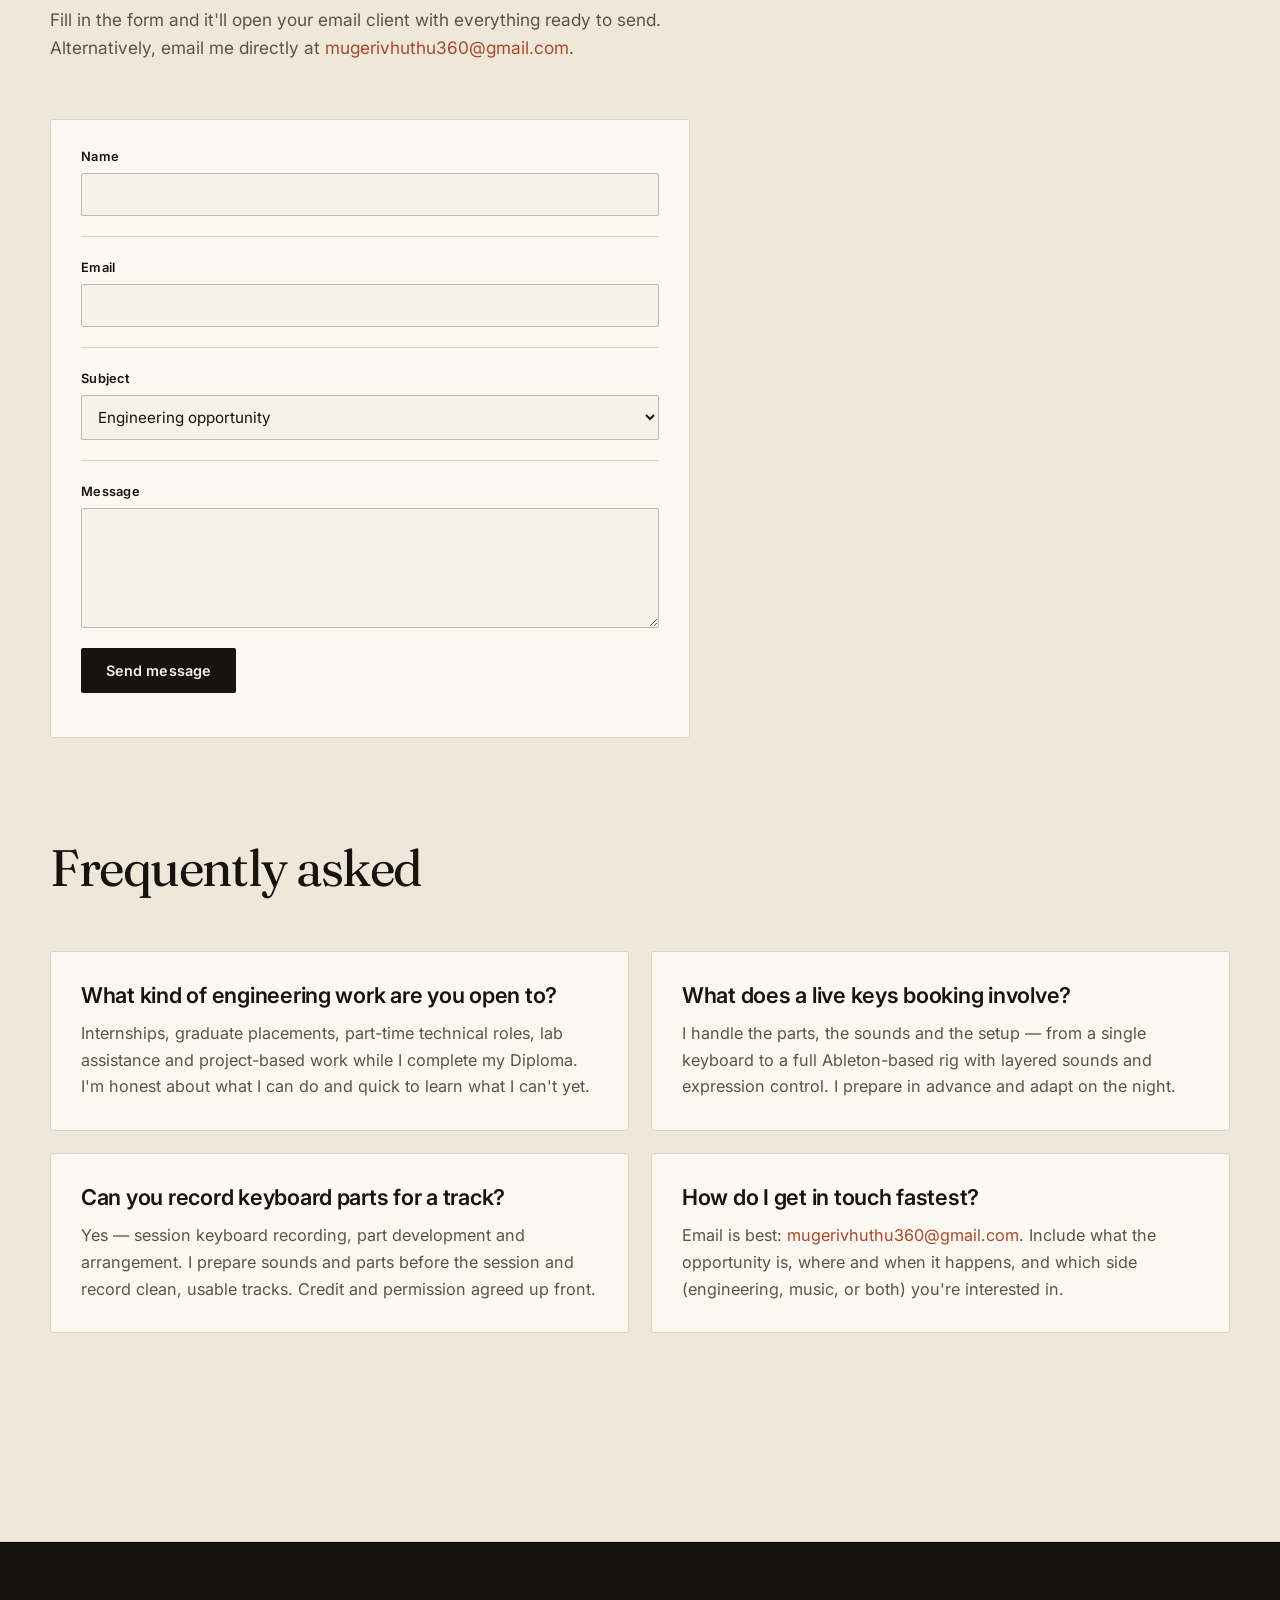
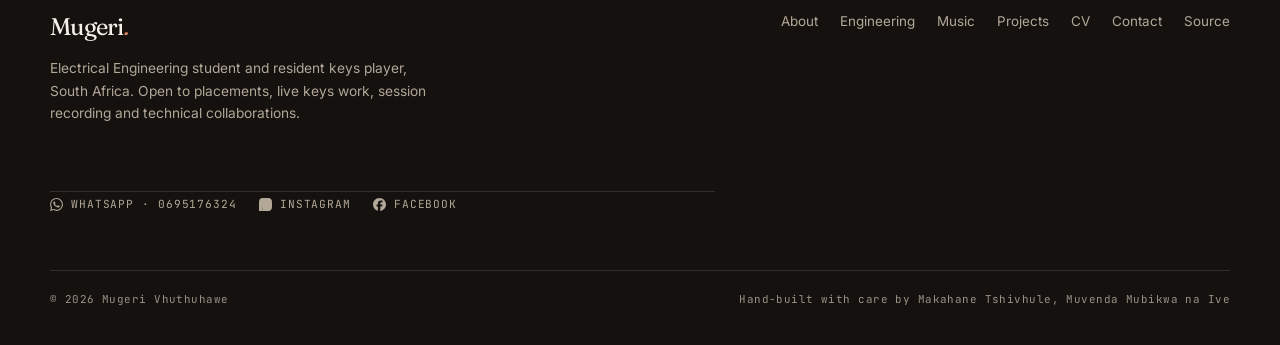
<file: contact.html>
<!DOCTYPE html>
<html lang="en">
<head>
  <meta charset="UTF-8">
  <meta name="viewport" content="width=device-width, initial-scale=1">
  <meta name="description" content="Contact Mugeri Vhuthuhawe for engineering opportunities, live keyboard work, session recording and collaborations.">
  <title>Contact — Mugeri Vhuthuhawe</title>
  <link rel="preconnect" href="https://fonts.googleapis.com">
  <link rel="preconnect" href="https://fonts.gstatic.com" crossorigin>
  <link href="https://fonts.googleapis.com/css2?family=Fraunces:ital,opsz,wght@0,9..144,300..700;1,9..144,300..700&family=Inter:wght@400;500;600;700&family=JetBrains+Mono:wght@400;500&display=swap" rel="stylesheet">
  <link rel="icon" type="image/svg+xml" href="favicon.svg">
  <link rel="stylesheet" href="css/styles.css?v=9">
  <script src="js/main.js" defer></script>
<link rel="canonical" href="https://mugerivhuthu360-ship-it.github.io/mugeri-portfolio/contact.html">
<meta property="og:title" content="Contact — Mugeri Vhuthuhawe">
<meta property="og:description" content="Contact Mugeri Vhuthuhawe for engineering opportunities, live keyboard work, session recording and collaborations.">
<meta property="og:type" content="website">
<meta property="og:url" content="https://mugerivhuthu360-ship-it.github.io/mugeri-portfolio/contact.html">
<meta property="og:image" content="https://mugerivhuthu360-ship-it.github.io/mugeri-portfolio/assets/og-image.png">
<meta property="og:image:width" content="1200">
<meta property="og:image:height" content="630">
<meta name="twitter:card" content="summary_large_image">
<meta name="twitter:title" content="Contact — Mugeri Vhuthuhawe">
<meta name="twitter:description" content="Contact Mugeri Vhuthuhawe for engineering opportunities, live keyboard work, session recording and collaborations."></head>
<body>
  <a class="skip-link" href="#main">Skip to content</a>

  <header class="site-header">
    <div class="container nav">
      <a class="brand" href="index.html">Mugeri<span>.</span></a>
      <button class="nav-toggle" aria-expanded="false" aria-label="Open navigation" aria-controls="site-nav">&#9776;</button>
      <ul class="nav-links" id="site-nav">
        <li><a href="index.html">Home</a></li>
        <li><a href="about.html">About</a></li>
        <li><a href="engineering.html">Engineering</a></li>
        <li><a href="music.html">Music</a></li>
        <li><a href="projects.html">Projects</a></li>
        <li><a href="experience.html">Experience</a></li>
        <li><a href="skills.html">Skills</a></li>
        <li><a href="cv.html">CV</a></li>
        <li><a class="nav-cta" href="contact.html" aria-current="page">Contact</a></li>
      </ul>
    </div>
  </header>

  <main id="main">
    <section class="section">
      <div class="container split">
        <div>
          <span class="eyebrow">Contact</span>
          <h1>Get in touch</h1>
          <p class="lead">Engineering placements, live keys bookings, session work, arrangements and collaborations. The quickest route is email &mdash; or <a href="https://wa.me/27695176324" target="_blank" rel="noopener">WhatsApp on 0695176324</a> for anything urgent.</p>
          <p>Based in South Africa. Available for remote and in-person work depending on the project.</p>
          <div class="contact-card">
            <div class="contact-row">
              <div class="contact-icon" aria-hidden="true">@</div>
              <div>
                <h2 class="h3">Email</h2>
                <p><a href="mailto:mugerivhuthu360@gmail.com">mugerivhuthu360@gmail.com</a></p>
              </div>
            </div>
            <div class="contact-row">
              <div class="contact-icon" aria-hidden="true">PH</div>
              <div>
                <h2 class="h3">Phone</h2>
                <p><a href="tel:+27695176324">0695176324</a> &middot; South Africa</p>
              </div>
            </div>
            <div class="contact-row">
              <div class="contact-icon" aria-hidden="true">WA</div>
              <div>
                <h2 class="h3">WhatsApp</h2>
                <p><a href="https://wa.me/27695176324" target="_blank" rel="noopener">Chat on WhatsApp</a> &middot; <a href="tel:+27695176324">0695176324</a></p>
              </div>
            </div>
            <div class="contact-row">
              <div class="contact-icon" aria-hidden="true">EA</div>
              <div>
                <h2 class="h3">Engineering &amp; academic</h2>
                <p>Diploma in Electrical Engineering &middot; Walter Sisulu University</p>
              </div>
            </div>
            <div class="contact-row">
              <div class="contact-icon" aria-hidden="true">MU</div>
              <div>
                <h2 class="h3">Music</h2>
                <p>Main AUX Keys &middot; LMAE Sounds &nbsp;|&nbsp; Keys &middot; CRC East London</p>
              </div>
            </div>
            <div class="contact-row">
              <div class="contact-icon" aria-hidden="true">LO</div>
              <div>
                <h2 class="h3">Location</h2>
                <p>South Africa</p>
              </div>
            </div>
            <div class="contact-row">
              <div class="contact-icon" aria-hidden="true">VC</div>
              <div>
                <h2 class="h3">Save my contact</h2>
                <p><a href="mugeri.vcf" download>Download vCard (.vcf)</a> — adds me to your contacts in one tap.</p>
              </div>
            </div>
            <div class="contact-row">
              <div class="contact-icon" aria-hidden="true">IG</div>
              <div>
                <h2 class="h3">Instagram</h2>
                <p><a href="https://www.instagram.com/vhuthu125?evlk=aXI0amQ4MGhwamt3" target="_blank" rel="noopener">@vhuthu125</a></p>
              </div>
            </div>
            <div class="contact-row">
              <div class="contact-icon" aria-hidden="true">FB</div>
              <div>
                <h2 class="h3">Facebook</h2>
                <p><a href="https://www.facebook.com/IG.Manp11" target="_blank" rel="noopener">IG.Manp11</a></p>
              </div>
            </div>
          </div>
        </div>
        <aside>
          <div class="card">
            <span class="eyebrow eyebrow--warm">What to include</span>
            <h3>Help me help you</h3>
            <p>A useful first message includes:</p>
            <ul class="check-list check-list--warm">
              <li>What the opportunity or project is</li>
              <li>Where and when it happens</li>
              <li>Which side you're interested in &mdash; engineering, music, or both</li>
              <li>Any relevant details or links</li>
            </ul>
            <p>I'll get back to you as soon as I can.</p>
          </div>
          <div class="btn-row">
            <a class="btn btn--warm" href="mailto:mugerivhuthu360@gmail.com?subject=Portfolio%20enquiry">Send an email</a>
          </div>
        </aside>
      </div>
    </section>

    <!-- CONTACT FORM -->
    <section class="section section--soft">
      <div class="container">
        <div class="section-head">
          <h2>Send a message</h2>
          <p>Fill in the form and it'll open your email client with everything ready to send. Alternatively, email me directly at <a href="mailto:mugerivhuthu360@gmail.com">mugerivhuthu360@gmail.com</a>.</p>
        </div>
        <form class="contact-card contact-form" action="mailto:mugerivhuthu360@gmail.com" method="post" enctype="text/plain">
          <div class="contact-row">
            <label for="cf-name">Name</label>
            <input id="cf-name" name="Name" type="text" autocomplete="name" required>
          </div>
          <div class="contact-row">
            <label for="cf-email">Email</label>
            <input id="cf-email" name="Email" type="email" autocomplete="email" required>
          </div>
          <div class="contact-row">
            <label for="cf-subject">Subject</label>
            <select id="cf-subject" name="Subject">
              <option>Engineering opportunity</option>
              <option>Live keys booking</option>
              <option>Session recording</option>
              <option>Collaboration</option>
              <option>Other</option>
            </select>
          </div>
          <div class="contact-row" style="border-bottom:0;">
            <label for="cf-message">Message</label>
            <textarea id="cf-message" name="Message" rows="5" required></textarea>
          </div>
          <div class="btn-row" style="margin:0 0 22px;">
            <button type="submit" class="btn btn--primary">Send message</button>
          </div>
        </form>
      </div>
    <!-- FAQ -->
    <section class="section">
      <div class="container">
        <div class="section-head">
          <h2>Frequently asked</h2>
        </div>
        <div class="grid-2">
          <article class="card">
            <h3>What kind of engineering work are you open to?</h3>
            <p>Internships, graduate placements, part-time technical roles, lab assistance and project-based work while I complete my Diploma. I'm honest about what I can do and quick to learn what I can't yet.</p>
          </article>
          <article class="card">
            <h3>What does a live keys booking involve?</h3>
            <p>I handle the parts, the sounds and the setup — from a single keyboard to a full Ableton-based rig with layered sounds and expression control. I prepare in advance and adapt on the night.</p>
          </article>
          <article class="card">
            <h3>Can you record keyboard parts for a track?</h3>
            <p>Yes — session keyboard recording, part development and arrangement. I prepare sounds and parts before the session and record clean, usable tracks. Credit and permission agreed up front.</p>
          </article>
          <article class="card">
            <h3>How do I get in touch fastest?</h3>
            <p>Email is best: <a href="mailto:mugerivhuthu360@gmail.com">mugerivhuthu360@gmail.com</a>. Include what the opportunity is, where and when it happens, and which side (engineering, music, or both) you're interested in.</p>
          </article>
        </div>
      </div>
    </section>
  </main>

  <footer class="site-footer">
    <div class="container">
      <div class="footer-inner">
        <div>
          <a class="footer-brand" href="index.html">Mugeri<span>.</span></a>
          <p>Electrical Engineering student and resident keys player, South Africa. Open to placements, live keys work, session recording and technical collaborations.</p>
        </div>
        <ul class="footer-links">
          <li><a href="about.html">About</a></li>
          <li><a href="engineering.html">Engineering</a></li>
          <li><a href="music.html">Music</a></li>
          <li><a href="projects.html">Projects</a></li>
          <li><a href="cv.html">CV</a></li>
          <li><a href="contact.html">Contact</a></li>
          <li><a href="https://github.com/mugerivhuthu360-ship-it/mugeri-portfolio" target="_blank" rel="noopener">Source</a></li>
        </ul>
        <ul class="footer-social">
          <li>
            <a href="https://wa.me/27695176324" target="_blank" rel="noopener">
              <svg class="social-icon" viewBox="0 0 24 24" width="13" height="13" fill="currentColor" role="img" aria-hidden="true"><title>WhatsApp</title><path d="M17.472 14.382c-.297-.149-1.758-.867-2.03-.967-.273-.099-.471-.148-.67.15-.197.297-.767.966-.94 1.164-.173.199-.347.223-.644.075-.297-.15-1.255-.463-2.39-1.475-.883-.788-1.48-1.761-1.653-2.059-.173-.297-.018-.458.13-.606.134-.133.298-.347.446-.52.149-.174.198-.298.298-.497.099-.198.05-.371-.025-.52-.075-.149-.669-1.612-.916-2.207-.242-.579-.487-.5-.669-.51-.173-.008-.371-.01-.57-.01-.198 0-.52.074-.792.372-.272.297-1.04 1.016-1.04 2.479 0 1.462 1.065 2.875 1.213 3.074.149.198 2.096 3.2 5.077 4.487.709.306 1.262.489 1.694.625.712.227 1.36.195 1.871.118.571-.085 1.758-.719 2.006-1.413.248-.694.248-1.289.173-1.413-.074-.124-.272-.198-.57-.347m-5.421 7.403h-.004a9.87 9.87 0 01-5.031-1.378l-.361-.214-3.741.982.998-3.648-.235-.374a9.86 9.86 0 01-1.51-5.26c.001-5.45 4.436-9.884 9.888-9.884 2.64 0 5.122 1.03 6.988 2.898a9.825 9.825 0 012.893 6.994c-.003 5.45-4.437 9.884-9.885 9.884m8.413-18.297A11.815 11.815 0 0012.05 0C5.495 0 .16 5.335.157 11.892c0 2.096.547 4.142 1.588 5.945L.057 24l6.305-1.654a11.882 11.882 0 005.683 1.448h.005c6.554 0 11.89-5.335 11.893-11.893a11.821 11.821 0 00-3.48-8.413Z"/></svg>
              WhatsApp &middot; 0695176324
            </a>
          </li>
          <li>
            <a href="https://www.instagram.com/vhuthu125?evlk=aXI0amQ4MGhwamt3" target="_blank" rel="noopener">
              <svg class="social-icon" viewBox="0 0 24 24" width="13" height="13" fill="currentColor" role="img" aria-hidden="true"><title>Instagram</title><path d="M7.0301.084c-1.2768.0602-2.1487.264-2.911.5634-.7888.3075-1.4575.72-2.1228 1.3877-.6652.6677-1.075 1.3368-1.3802 2.127-.2954.7638-.4956 1.6365-.552 2.914-.0564 1.2775-.0689 1.6882-.0626 4.947.0062 3.2586.0206 3.6671.0825 4.9473.061 1.2765.264 2.1482.5635 2.9107.308.7889.72 1.4573 1.388 2.1228.6679.6655 1.3365 1.0743 2.1285 1.38.7632.295 1.6361.4961 2.9134.552 1.2773.056 1.6884.069 4.9462.0627 3.2578-.0062 3.668-.0207 4.9478-.0814 1.28-.0607 2.147-.2652 2.9098-.5633.7889-.3086 1.4578-.72 2.1228-1.3881.665-.6682 1.0745-1.3378 1.3795-2.1284.2957-.7632.4966-1.636.552-2.9124.056-1.2809.0692-1.6898.063-4.948-.0063-3.2583-.021-3.6668-.0817-4.9465-.0607-1.2797-.264-2.1487-.5633-2.9117-.3084-.7889-.72-1.4568-1.3876-2.1228C21.2982 1.33 20.628.9208 19.8378.6165 19.074.321 18.2017.1197 16.9244.0645 15.6471.0093 15.236-.005 11.977.0014 8.718.0076 8.31.0215 7.0301.0839m.1402 21.6932c-1.17-.0509-1.8053-.2453-2.2287-.408-.5606-.216-.96-.4771-1.3819-.895-.422-.4178-.6811-.8186-.9-1.378-.1644-.4234-.3624-1.058-.4171-2.228-.0595-1.2645-.072-1.6442-.079-4.848-4.848.007-3.2037.0053-3.5835.0607-4.848.05-1.169.2456-1.8053.408-2.2282.216-.5613.4762-.96.895-1.3816.4188-.4217.8184-.6814 1.3783-.9003.423-.1651 1.0575-.3614 2.227-.4171 1.2655-.06 1.6447-.072 4.848-.079 3.2033-.007 3.5835.005 4.8495.0608 1.169.0508 1.8053.2445 2.228.408.5608.216.96.4754 1.3816.895.4217.4194.6816.8176.9005 1.3787.1653.4217.3617 1.056.4169 2.2263.0602 1.2655.0739 1.645.0796 4.848.0058 3.203-.0055 3.5834-.061 4.848-.051 1.17-.245 1.8055-.408 2.2294-.216.5604-.4763.96-.8954 1.3814-.419.4215-.8181.6811-1.3783.9-.4224.1649-1.0577.3617-2.2262.4174-1.2656.0595-1.6448.072-4.8493.079-3.2045.007-3.5825-.006-4.848-.0608M16.953 5.5864A1.44 1.44 0 1 0 18.39 4.144a1.44 1.44 0 0 0-1.437 1.4424M5.8385 12.012c.0067 3.4032 2.7706 6.1557 6.173 6.1493 3.4026-.0065 6.157-2.7701 6.1506-6.1733-.0065-3.4032-2.771-6.1565-6.174-6.1498-3.403.0067-6.156 2.771-6.1496 6.1738M8 12.0077a4 4 0 1 1 4.008 3.9921A3.9996 3.9996 0 0 1 8 12.0077"/></svg>
              Instagram
            </a>
          </li>
          <li>
            <a href="https://www.facebook.com/IG.Manp11" target="_blank" rel="noopener">
              <svg class="social-icon" viewBox="0 0 24 24" width="13" height="13" fill="currentColor" role="img" aria-hidden="true"><title>Facebook</title><path d="M9.101 23.691v-7.98H6.627v-3.667h2.474v-1.58c0-4.085 1.848-5.978 5.858-5.978.401 0 .955.042 1.468.103a8.68 8.68 0 0 1 1.141.195v3.325a8.623 8.623 0 0 0-.653-.036 26.805 26.805 0 0 0-.733-.009c-.707 0-1.259.096-1.675.309a1.686 1.686 0 0 0-.679.622c-.258.42-.374.995-.374 1.752v1.297h3.919l-.386 2.103-.287 1.564h-3.246v8.245C19.396 23.238 24 18.179 24 12.044c0-6.627-5.373-12-12-12s-12 5.373-12 12c0 5.628 3.874 10.35 9.101 11.647Z"/></svg>
              Facebook
            </a>
          </li>
        </ul>
      </div>
      <div class="footer-colophon">
        <span>&copy; <span data-year>2026</span> Mugeri Vhuthuhawe</span>
        <span>Hand-built with care by Makahane Tshivhule, Muvenda Mubikwa na Ive</span>
      </div>
    </div>
  </footer>
</body>
</html>
</file>
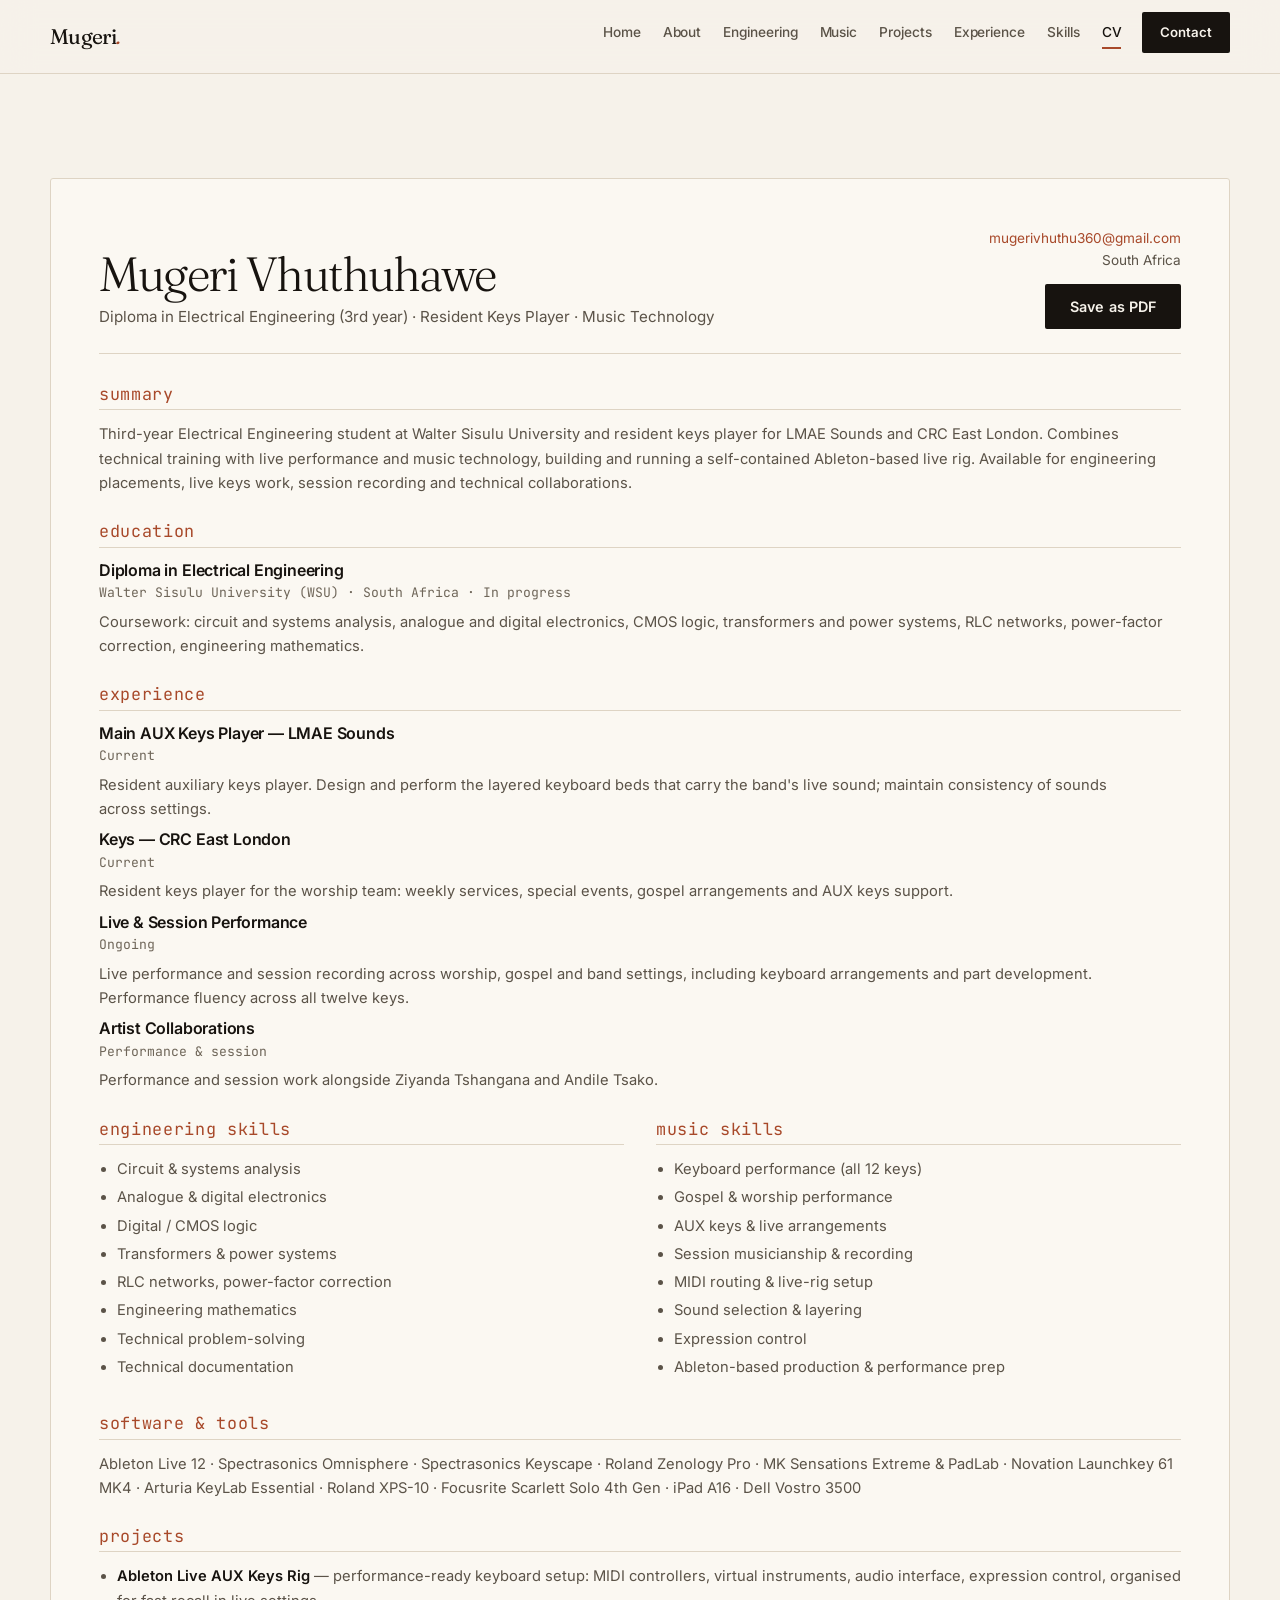
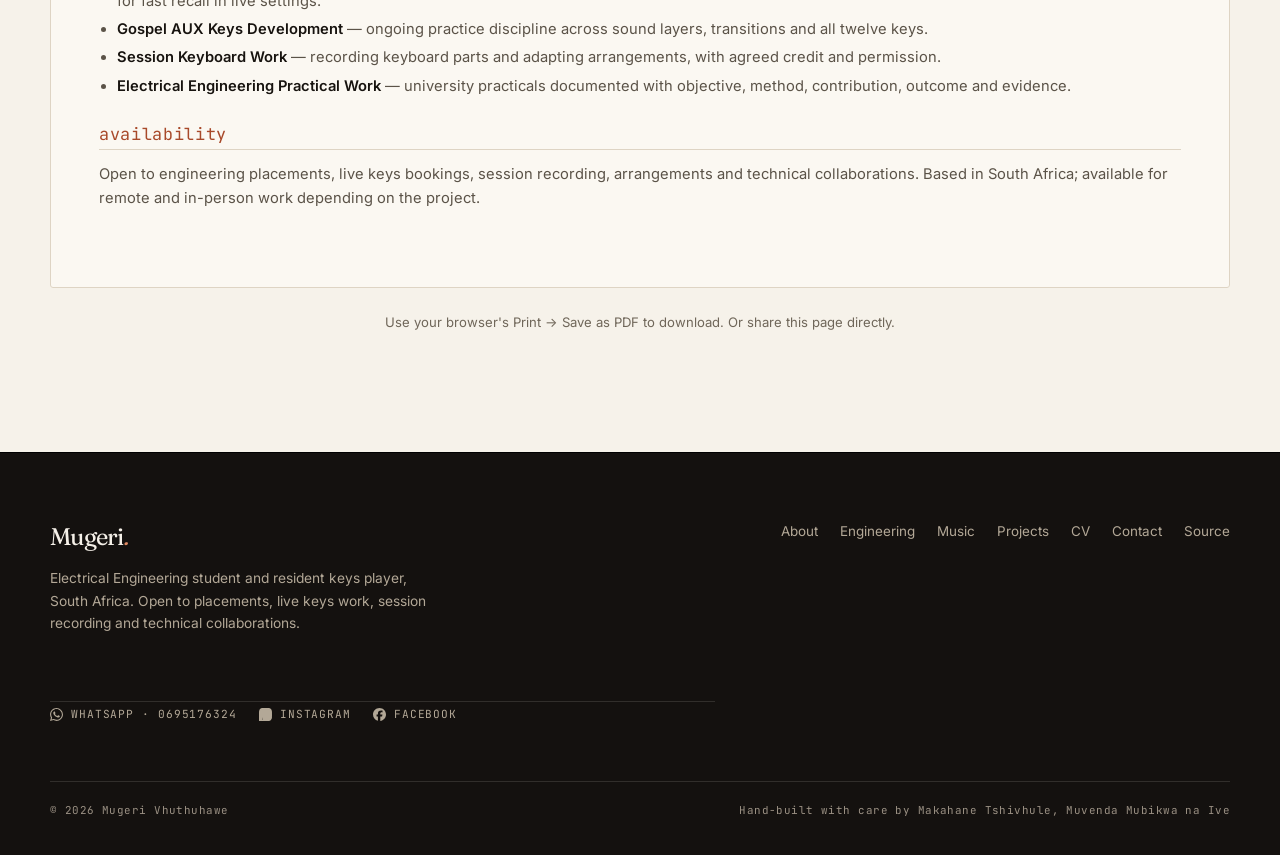
<file: cv.html>
<!DOCTYPE html>
<html lang="en">
<head>
  <meta charset="UTF-8">
  <meta name="viewport" content="width=device-width, initial-scale=1">
  <meta name="description" content="Curriculum vitae of Mugeri Vhuthuhawe — Electrical Engineering student, live keys player and music technology professional.">
  <title>CV — Mugeri Vhuthuhawe</title>
  <link rel="preconnect" href="https://fonts.googleapis.com">
  <link rel="preconnect" href="https://fonts.gstatic.com" crossorigin>
  <link href="https://fonts.googleapis.com/css2?family=Fraunces:ital,opsz,wght@0,9..144,300..700;1,9..144,300..700&family=Inter:wght@400;500;600;700&family=JetBrains+Mono:wght@400;500&display=swap" rel="stylesheet">
  <link rel="icon" type="image/svg+xml" href="favicon.svg">
  <link rel="stylesheet" href="css/styles.css?v=9">
  <link rel="canonical" href="https://mugerivhuthu360-ship-it.github.io/mugeri-portfolio/cv.html">
  <meta property="og:title" content="CV — Mugeri Vhuthuhawe">
  <meta property="og:description" content="Curriculum vitae of Mugeri Vhuthuhawe — Electrical Engineering student, live keys player and music technology professional.">
  <meta property="og:type" content="website">
  <meta property="og:url" content="https://mugerivhuthu360-ship-it.github.io/mugeri-portfolio/cv.html">
  <meta property="og:image" content="https://mugerivhuthu360-ship-it.github.io/mugeri-portfolio/assets/og-image.png">
<meta property="og:image:width" content="1200">
<meta property="og:image:height" content="630">
  <style>
    @media print {
      body { background: #fff !important; color: #111 !important; }
      .site-header, .site-footer, .btn-row, .no-print { display: none !important; }
      .cv { max-width: 100%; }
      a { color: #111 !important; text-decoration: none !important; }
      .cv-section { break-inside: avoid; }
    }
    .cv { background: var(--surface); border: 1px solid var(--border); border-radius: var(--radius); padding: 48px; }
    .cv-head { display: flex; justify-content: space-between; align-items: flex-end; gap: 24px; flex-wrap: wrap; border-bottom: 1px solid var(--border); padding-bottom: 24px; margin-bottom: 32px; }
    .cv-head h1 { font-size: clamp(2rem, 4vw, 3rem); margin: 0; }
    .cv-head .sub { color: var(--muted); font-size: 0.95rem; margin-top: 6px; }
    .cv-contact { text-align: right; font-size: 0.85rem; color: var(--muted); }
    .cv-contact a { color: var(--accent); }
    .cv-section { margin-bottom: 28px; }
    .cv-section h2 { font-size: 1.05rem; font-family: var(--font-mono); text-transform: lowercase; letter-spacing: 0.04em; color: var(--accent); margin: 0 0 12px; border-bottom: 1px solid var(--border); padding-bottom: 6px; }
    .cv-section h3 { font-size: 1rem; margin: 0 0 2px; color: var(--text); font-family: var(--font-body); font-weight: 600; }
    .cv-section .meta { font-size: 0.82rem; color: var(--muted-2); font-family: var(--font-mono); margin-bottom: 6px; }
    .cv-section p { margin: 0 0 8px; font-size: 0.92rem; }
    .cv-section ul { margin: 0 0 8px; padding-left: 18px; }
    .cv-section li { font-size: 0.92rem; margin-bottom: 4px; }
    .cv-two { display: grid; grid-template-columns: 1fr 1fr; gap: 32px; }
    @media (max-width: 720px) { .cv-two { grid-template-columns: 1fr; } .cv-head { flex-direction: column; align-items: flex-start; } .cv-contact { text-align: left; } }
  </style>
</head>
<body>
  <a class="skip-link" href="#main">Skip to content</a>
  <header class="site-header">
    <div class="container nav">
      <a class="brand" href="index.html">Mugeri<span>.</span></a>
      <button class="nav-toggle" aria-expanded="false" aria-label="Open navigation" aria-controls="site-nav">&#9776;</button>
      <ul class="nav-links" id="site-nav">
        <li><a href="index.html">Home</a></li>
        <li><a href="about.html">About</a></li>
        <li><a href="engineering.html">Engineering</a></li>
        <li><a href="music.html">Music</a></li>
        <li><a href="projects.html">Projects</a></li>
        <li><a href="experience.html">Experience</a></li>
        <li><a href="skills.html">Skills</a></li>
        <li><a href="cv.html" aria-current="page">CV</a></li>
        <li><a class="nav-cta" href="contact.html">Contact</a></li>
      </ul>
    </div>
  </header>
  <main id="main">
    <section class="section">
      <div class="container">
        <div class="cv">
          <div class="cv-head">
            <div>
              <h1>Mugeri Vhuthuhawe</h1>
              <div class="sub">Diploma in Electrical Engineering (3rd year) · Resident Keys Player · Music Technology</div>
            </div>
            <div class="cv-contact">
              <div><a href="mailto:mugerivhuthu360@gmail.com">mugerivhuthu360@gmail.com</a></div>
              <div>South Africa</div>
              <div class="btn-row no-print" style="margin-top:12px; justify-content:flex-end;">
                <button class="btn btn--primary" onclick="window.print()">Save as PDF</button>
              </div>
            </div>
          </div>

          <div class="cv-section">
            <h2>summary</h2>
            <p>Third-year Electrical Engineering student at Walter Sisulu University and resident keys player for LMAE Sounds and CRC East London. Combines technical training with live performance and music technology, building and running a self-contained Ableton-based live rig. Available for engineering placements, live keys work, session recording and technical collaborations.</p>
          </div>

          <div class="cv-section">
            <h2>education</h2>
            <h3>Diploma in Electrical Engineering</h3>
            <div class="meta">Walter Sisulu University (WSU) · South Africa · In progress</div>
            <p>Coursework: circuit and systems analysis, analogue and digital electronics, CMOS logic, transformers and power systems, RLC networks, power-factor correction, engineering mathematics.</p>
          </div>

          <div class="cv-section">
            <h2>experience</h2>
            <h3>Main AUX Keys Player — LMAE Sounds</h3>
            <div class="meta">Current</div>
            <p>Resident auxiliary keys player. Design and perform the layered keyboard beds that carry the band's live sound; maintain consistency of sounds across settings.</p>

            <h3>Keys — CRC East London</h3>
            <div class="meta">Current</div>
            <p>Resident keys player for the worship team: weekly services, special events, gospel arrangements and AUX keys support.</p>

            <h3>Live &amp; Session Performance</h3>
            <div class="meta">Ongoing</div>
            <p>Live performance and session recording across worship, gospel and band settings, including keyboard arrangements and part development. Performance fluency across all twelve keys.</p>

            <h3>Artist Collaborations</h3>
            <div class="meta">Performance &amp; session</div>
            <p>Performance and session work alongside Ziyanda Tshangana and Andile Tsako.</p>
          </div>

          <div class="cv-two">
            <div class="cv-section">
              <h2>engineering skills</h2>
              <ul>
                <li>Circuit &amp; systems analysis</li>
                <li>Analogue &amp; digital electronics</li>
                <li>Digital / CMOS logic</li>
                <li>Transformers &amp; power systems</li>
                <li>RLC networks, power-factor correction</li>
                <li>Engineering mathematics</li>
                <li>Technical problem-solving</li>
                <li>Technical documentation</li>
              </ul>
            </div>
            <div class="cv-section">
              <h2>music skills</h2>
              <ul>
                <li>Keyboard performance (all 12 keys)</li>
                <li>Gospel &amp; worship performance</li>
                <li>AUX keys &amp; live arrangements</li>
                <li>Session musicianship &amp; recording</li>
                <li>MIDI routing &amp; live-rig setup</li>
                <li>Sound selection &amp; layering</li>
                <li>Expression control</li>
                <li>Ableton-based production &amp; performance prep</li>
              </ul>
            </div>
          </div>

          <div class="cv-section">
            <h2>software &amp; tools</h2>
            <p>Ableton Live 12 · Spectrasonics Omnisphere · Spectrasonics Keyscape · Roland Zenology Pro · MK Sensations Extreme &amp; PadLab · Novation Launchkey 61 MK4 · Arturia KeyLab Essential · Roland XPS-10 · Focusrite Scarlett Solo 4th Gen · iPad A16 · Dell Vostro 3500</p>
          </div>

          <div class="cv-section">
            <h2>projects</h2>
            <ul>
              <li><strong>Ableton Live AUX Keys Rig</strong> — performance-ready keyboard setup: MIDI controllers, virtual instruments, audio interface, expression control, organised for fast recall in live settings.</li>
              <li><strong>Gospel AUX Keys Development</strong> — ongoing practice discipline across sound layers, transitions and all twelve keys.</li>
              <li><strong>Session Keyboard Work</strong> — recording keyboard parts and adapting arrangements, with agreed credit and permission.</li>
              <li><strong>Electrical Engineering Practical Work</strong> — university practicals documented with objective, method, contribution, outcome and evidence.</li>
            </ul>
          </div>

          <div class="cv-section">
            <h2>availability</h2>
            <p>Open to engineering placements, live keys bookings, session recording, arrangements and technical collaborations. Based in South Africa; available for remote and in-person work depending on the project.</p>
          </div>
        </div>
        <p class="no-print" style="text-align:center; margin-top:24px; font-size:0.82rem; color:var(--muted-2);">Use your browser's Print → Save as PDF to download. Or share this page directly.</p>
      </div>
    </section>
  </main>
  <footer class="site-footer">
    <div class="container">
      <div class="footer-inner">
        <div>
          <a class="footer-brand" href="index.html">Mugeri<span>.</span></a>
          <p>Electrical Engineering student and resident keys player, South Africa. Open to placements, live keys work, session recording and technical collaborations.</p>
        </div>
        <ul class="footer-links">
          <li><a href="about.html">About</a></li>
          <li><a href="engineering.html">Engineering</a></li>
          <li><a href="music.html">Music</a></li>
          <li><a href="projects.html">Projects</a></li>
          <li><a href="cv.html">CV</a></li>
          <li><a href="contact.html">Contact</a></li>
          <li><a href="https://github.com/mugerivhuthu360-ship-it/mugeri-portfolio" target="_blank" rel="noopener">Source</a></li>
        </ul>
        <ul class="footer-social">
          <li>
            <a href="https://wa.me/27695176324" target="_blank" rel="noopener">
              <svg class="social-icon" viewBox="0 0 24 24" width="13" height="13" fill="currentColor" role="img" aria-hidden="true"><title>WhatsApp</title><path d="M17.472 14.382c-.297-.149-1.758-.867-2.03-.967-.273-.099-.471-.148-.67.15-.197.297-.767.966-.94 1.164-.173.199-.347.223-.644.075-.297-.15-1.255-.463-2.39-1.475-.883-.788-1.48-1.761-1.653-2.059-.173-.297-.018-.458.13-.606.134-.133.298-.347.446-.52.149-.174.198-.298.298-.497.099-.198.05-.371-.025-.52-.075-.149-.669-1.612-.916-2.207-.242-.579-.487-.5-.669-.51-.173-.008-.371-.01-.57-.01-.198 0-.52.074-.792.372-.272.297-1.04 1.016-1.04 2.479 0 1.462 1.065 2.875 1.213 3.074.149.198 2.096 3.2 5.077 4.487.709.306 1.262.489 1.694.625.712.227 1.36.195 1.871.118.571-.085 1.758-.719 2.006-1.413.248-.694.248-1.289.173-1.413-.074-.124-.272-.198-.57-.347m-5.421 7.403h-.004a9.87 9.87 0 01-5.031-1.378l-.361-.214-3.741.982.998-3.648-.235-.374a9.86 9.86 0 01-1.51-5.26c.001-5.45 4.436-9.884 9.888-9.884 2.64 0 5.122 1.03 6.988 2.898a9.825 9.825 0 012.893 6.994c-.003 5.45-4.437 9.884-9.885 9.884m8.413-18.297A11.815 11.815 0 0012.05 0C5.495 0 .16 5.335.157 11.892c0 2.096.547 4.142 1.588 5.945L.057 24l6.305-1.654a11.882 11.882 0 005.683 1.448h.005c6.554 0 11.89-5.335 11.893-11.893a11.821 11.821 0 00-3.48-8.413Z"/></svg>
              WhatsApp &middot; 0695176324
            </a>
          </li>
          <li>
            <a href="https://www.instagram.com/vhuthu125?evlk=aXI0amQ4MGhwamt3" target="_blank" rel="noopener">
              <svg class="social-icon" viewBox="0 0 24 24" width="13" height="13" fill="currentColor" role="img" aria-hidden="true"><title>Instagram</title><path d="M7.0301.084c-1.2768.0602-2.1487.264-2.911.5634-.7888.3075-1.4575.72-2.1228 1.3877-.6652.6677-1.075 1.3368-1.3802 2.127-.2954.7638-.4956 1.6365-.552 2.914-.0564 1.2775-.0689 1.6882-.0626 4.947.0062 3.2586.0206 3.6671.0825 4.9473.061 1.2765.264 2.1482.5635 2.9107.308.7889.72 1.4573 1.388 2.1228.6679.6655 1.3365 1.0743 2.1285 1.38.7632.295 1.6361.4961 2.9134.552 1.2773.056 1.6884.069 4.9462.0627 3.2578-.0062 3.668-.0207 4.9478-.0814 1.28-.0607 2.147-.2652 2.9098-.5633.7889-.3086 1.4578-.72 2.1228-1.3881.665-.6682 1.0745-1.3378 1.3795-2.1284.2957-.7632.4966-1.636.552-2.9124.056-1.2809.0692-1.6898.063-4.948-.0063-3.2583-.021-3.6668-.0817-4.9465-.0607-1.2797-.264-2.1487-.5633-2.9117-.3084-.7889-.72-1.4568-1.3876-2.1228C21.2982 1.33 20.628.9208 19.8378.6165 19.074.321 18.2017.1197 16.9244.0645 15.6471.0093 15.236-.005 11.977.0014 8.718.0076 8.31.0215 7.0301.0839m.1402 21.6932c-1.17-.0509-1.8053-.2453-2.2287-.408-.5606-.216-.96-.4771-1.3819-.895-.422-.4178-.6811-.8186-.9-1.378-.1644-.4234-.3624-1.058-.4171-2.228-.0595-1.2645-.072-1.6442-.079-4.848-4.848.007-3.2037.0053-3.5835.0607-4.848.05-1.169.2456-1.8053.408-2.2282.216-.5613.4762-.96.895-1.3816.4188-.4217.8184-.6814 1.3783-.9003.423-.1651 1.0575-.3614 2.227-.4171 1.2655-.06 1.6447-.072 4.848-.079 3.2033-.007 3.5835.005 4.8495.0608 1.169.0508 1.8053.2445 2.228.408.5608.216.96.4754 1.3816.895.4217.4194.6816.8176.9005 1.3787.1653.4217.3617 1.056.4169 2.2263.0602 1.2655.0739 1.645.0796 4.848.0058 3.203-.0055 3.5834-.061 4.848-.051 1.17-.245 1.8055-.408 2.2294-.216.5604-.4763.96-.8954 1.3814-.419.4215-.8181.6811-1.3783.9-.4224.1649-1.0577.3617-2.2262.4174-1.2656.0595-1.6448.072-4.8493.079-3.2045.007-3.5825-.006-4.848-.0608M16.953 5.5864A1.44 1.44 0 1 0 18.39 4.144a1.44 1.44 0 0 0-1.437 1.4424M5.8385 12.012c.0067 3.4032 2.7706 6.1557 6.173 6.1493 3.4026-.0065 6.157-2.7701 6.1506-6.1733-.0065-3.4032-2.771-6.1565-6.174-6.1498-3.403.0067-6.156 2.771-6.1496 6.1738M8 12.0077a4 4 0 1 1 4.008 3.9921A3.9996 3.9996 0 0 1 8 12.0077"/></svg>
              Instagram
            </a>
          </li>
          <li>
            <a href="https://www.facebook.com/IG.Manp11" target="_blank" rel="noopener">
              <svg class="social-icon" viewBox="0 0 24 24" width="13" height="13" fill="currentColor" role="img" aria-hidden="true"><title>Facebook</title><path d="M9.101 23.691v-7.98H6.627v-3.667h2.474v-1.58c0-4.085 1.848-5.978 5.858-5.978.401 0 .955.042 1.468.103a8.68 8.68 0 0 1 1.141.195v3.325a8.623 8.623 0 0 0-.653-.036 26.805 26.805 0 0 0-.733-.009c-.707 0-1.259.096-1.675.309a1.686 1.686 0 0 0-.679.622c-.258.42-.374.995-.374 1.752v1.297h3.919l-.386 2.103-.287 1.564h-3.246v8.245C19.396 23.238 24 18.179 24 12.044c0-6.627-5.373-12-12-12s-12 5.373-12 12c0 5.628 3.874 10.35 9.101 11.647Z"/></svg>
              Facebook
            </a>
          </li>
        </ul>
      </div>
      <div class="footer-colophon">
        <span>&copy; <span data-year>2026</span> Mugeri Vhuthuhawe</span>
        <span>Hand-built with care by Makahane Tshivhule, Muvenda Mubikwa na Ive</span>
      </div>
    </div>
  </footer>
  <script src="js/main.js" defer></script>
</body>
</html>
</file>
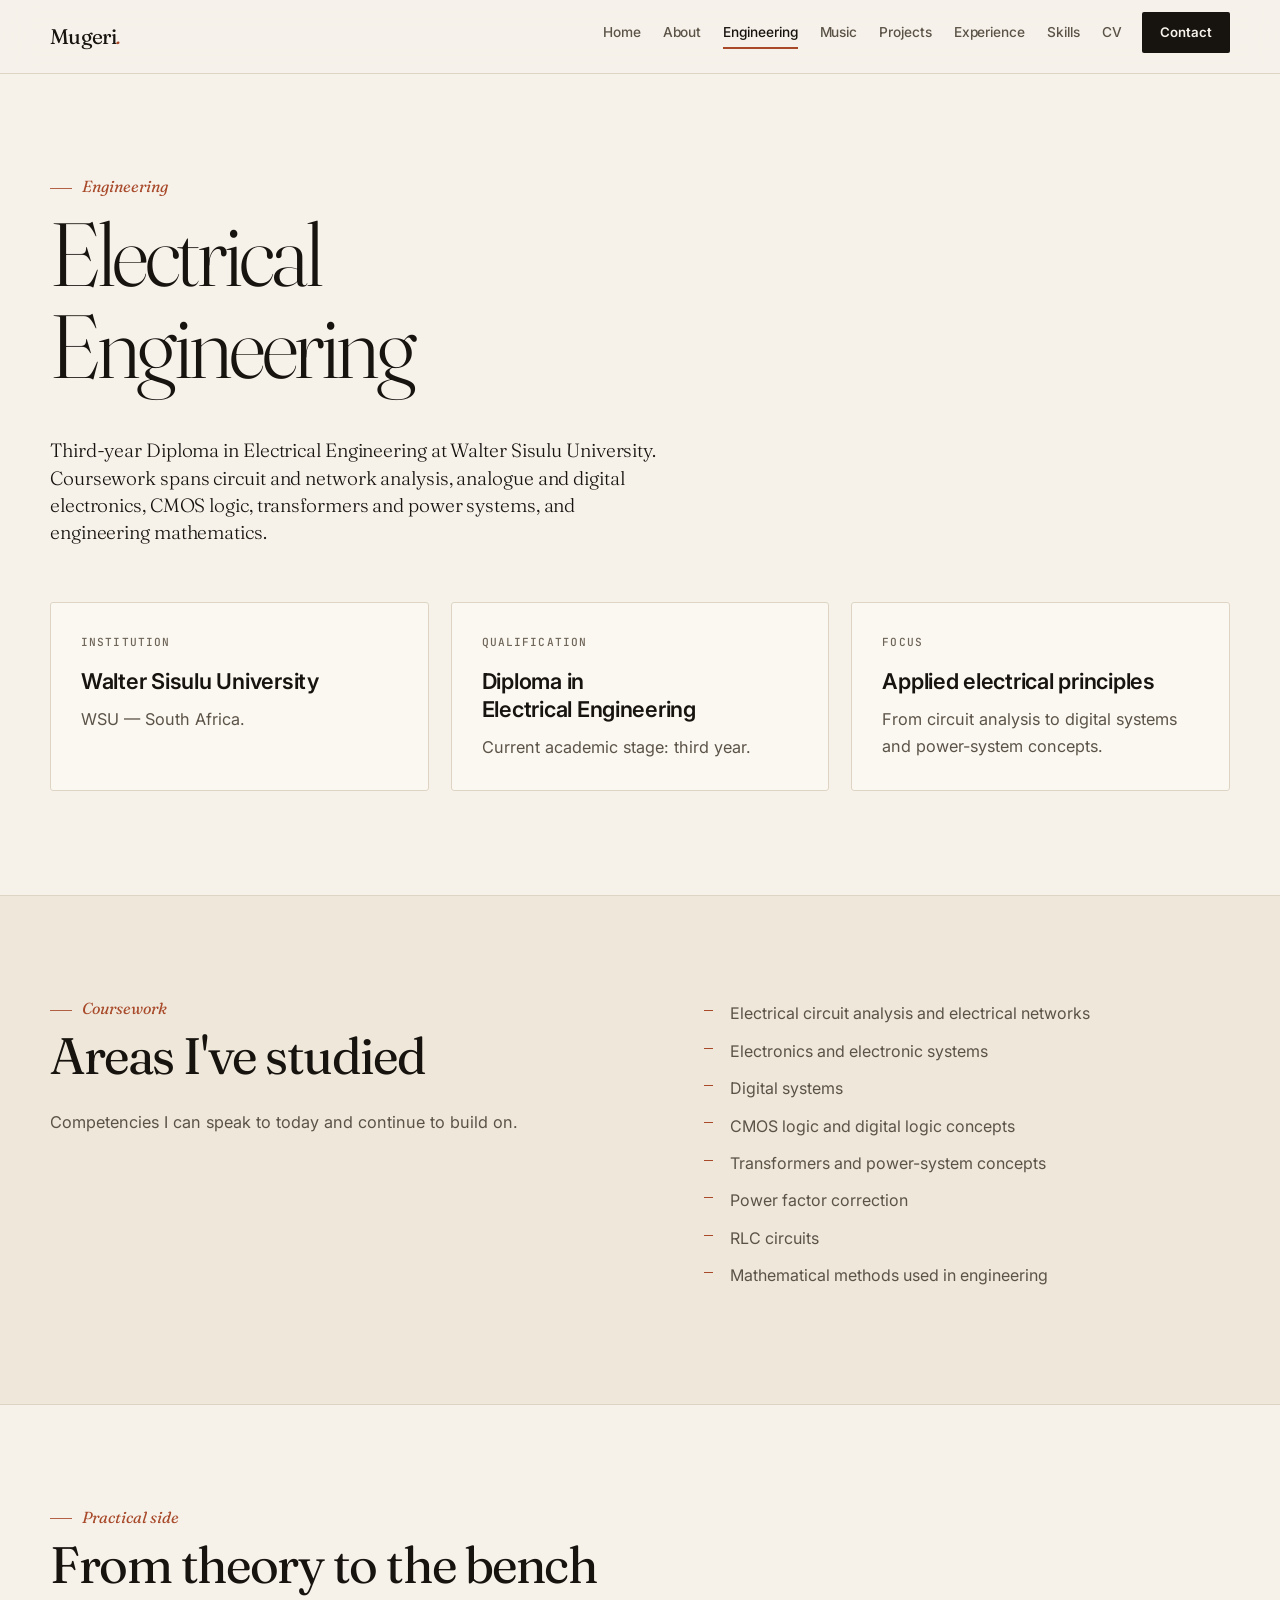
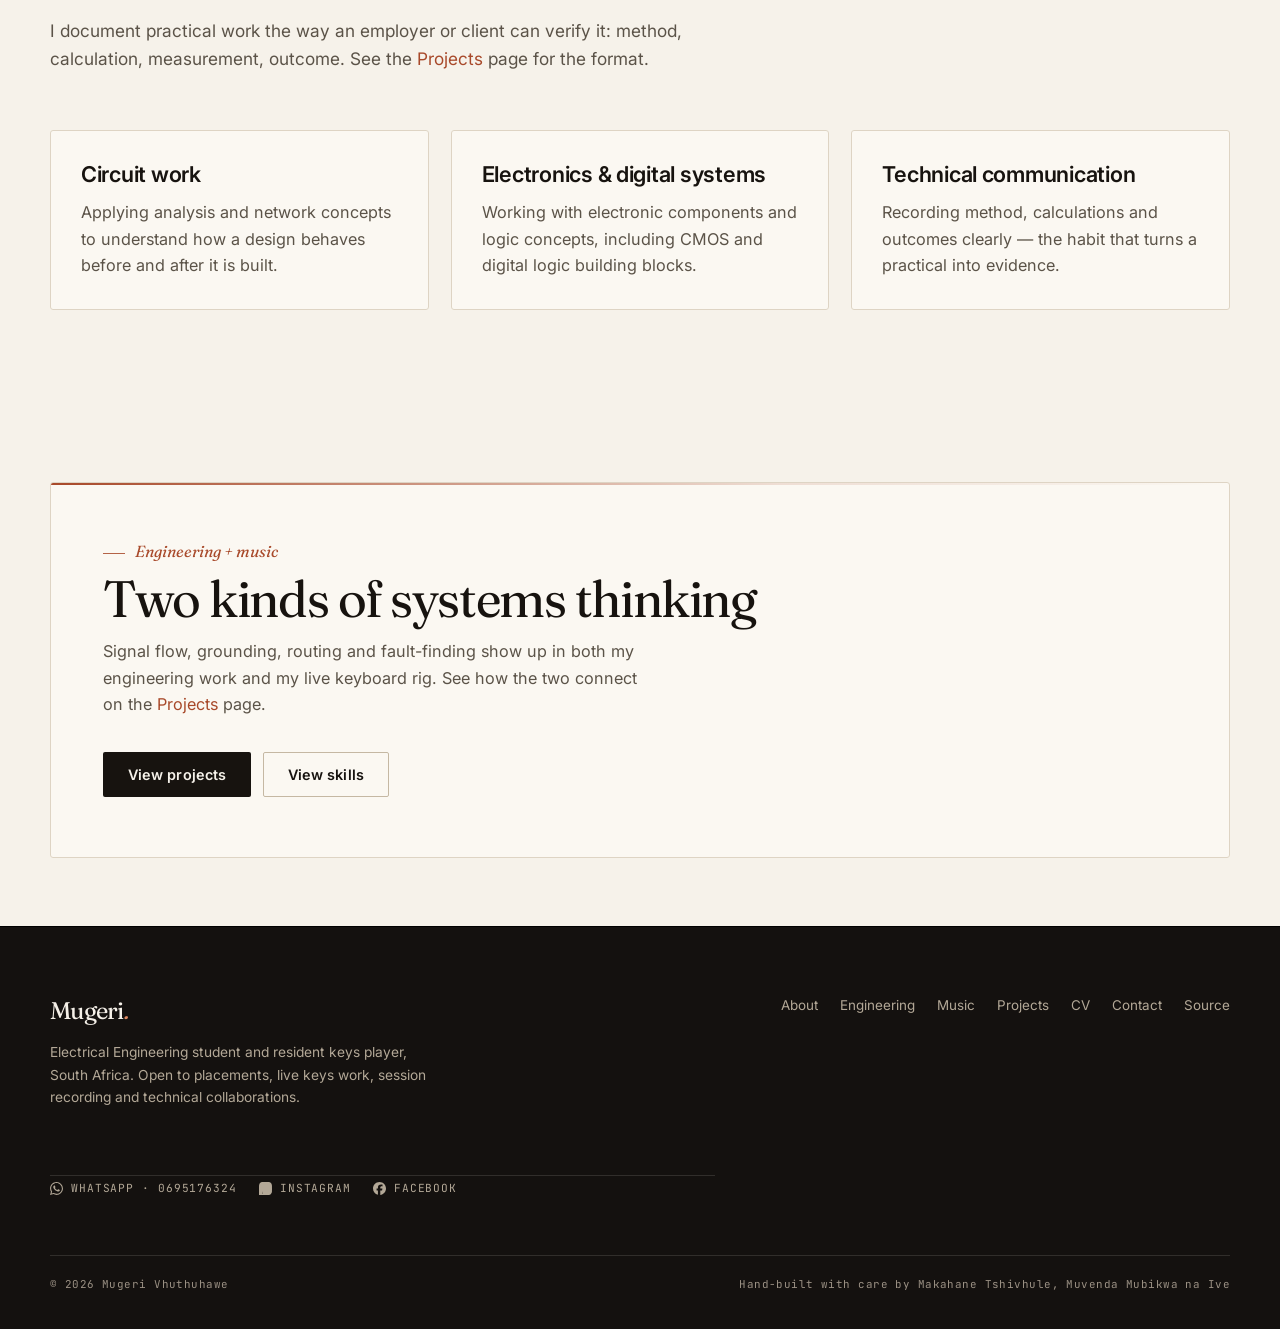
<file: engineering.html>
<!DOCTYPE html>
<html lang="en">
<head>
  <meta charset="UTF-8">
  <meta name="viewport" content="width=device-width, initial-scale=1">
  <meta name="description" content="Electrical engineering education and technical development of Mugeri Vhuthuhawe — Walter Sisulu University, circuits, electronics, digital systems and power.">
  <title>Engineering — Mugeri Vhuthuhawe</title>
  <link rel="preconnect" href="https://fonts.googleapis.com">
  <link rel="preconnect" href="https://fonts.gstatic.com" crossorigin>
  <link href="https://fonts.googleapis.com/css2?family=Fraunces:ital,opsz,wght@0,9..144,300..700;1,9..144,300..700&family=Inter:wght@400;500;600;700&family=JetBrains+Mono:wght@400;500&display=swap" rel="stylesheet">
  <link rel="icon" type="image/svg+xml" href="favicon.svg">
  <link rel="stylesheet" href="css/styles.css?v=9">
  <script src="js/main.js" defer></script>
<link rel="canonical" href="https://mugerivhuthu360-ship-it.github.io/mugeri-portfolio/engineering.html">
<meta property="og:title" content="Engineering — Mugeri Vhuthuhawe">
<meta property="og:description" content="Electrical engineering education and technical development of Mugeri Vhuthuhawe — Walter Sisulu University, circuits, electronics, digital systems and power.">
<meta property="og:type" content="website">
<meta property="og:url" content="https://mugerivhuthu360-ship-it.github.io/mugeri-portfolio/engineering.html">
<meta property="og:image" content="https://mugerivhuthu360-ship-it.github.io/mugeri-portfolio/assets/og-image.png">
<meta property="og:image:width" content="1200">
<meta property="og:image:height" content="630">
<meta name="twitter:card" content="summary_large_image">
<meta name="twitter:title" content="Engineering — Mugeri Vhuthuhawe">
<meta name="twitter:description" content="Electrical engineering education and technical development of Mugeri Vhuthuhawe — Walter Sisulu University, circuits, electronics, digital systems and power."></head>
<body>
  <a class="skip-link" href="#main">Skip to content</a>

  <header class="site-header">
    <div class="container nav">
      <a class="brand" href="index.html">Mugeri<span>.</span></a>
      <button class="nav-toggle" aria-expanded="false" aria-label="Open navigation" aria-controls="site-nav">&#9776;</button>
      <ul class="nav-links" id="site-nav">
        <li><a href="index.html">Home</a></li>
        <li><a href="about.html">About</a></li>
        <li><a href="engineering.html" aria-current="page">Engineering</a></li>
        <li><a href="music.html">Music</a></li>
        <li><a href="projects.html">Projects</a></li>
        <li><a href="experience.html">Experience</a></li>
        <li><a href="skills.html">Skills</a></li>
        <li><a href="cv.html">CV</a></li>
        <li><a class="nav-cta" href="contact.html">Contact</a></li>
      </ul>
    </div>
  </header>

  <main id="main">
    <section class="section">
      <div class="container">
        <div class="section-head">
          <span class="eyebrow">Engineering</span>
          <h1>Electrical Engineering</h1>
          <p class="lead">Third-year Diploma in Electrical Engineering at Walter Sisulu University. Coursework spans circuit and network analysis, analogue and digital electronics, CMOS logic, transformers and power systems, and engineering mathematics.</p>
        </div>
        <div class="grid-3">
          <article class="card">
            <div class="card-num">Institution</div>
            <h2 class="h3">Walter Sisulu University</h2>
            <p>WSU &mdash; South Africa.</p>
          </article>
          <article class="card">
            <div class="card-num">Qualification</div>
            <h2 class="h3">Diploma in Electrical Engineering</h2>
            <p>Current academic stage: third year.</p>
          </article>
          <article class="card">
            <div class="card-num">Focus</div>
            <h2 class="h3">Applied electrical principles</h2>
            <p>From circuit analysis to digital systems and power-system concepts.</p>
          </article>
        </div>
      </div>
    </section>

    <section class="section section--soft">
      <div class="container split">
        <div>
          <span class="eyebrow">Coursework</span>
          <h2>Areas I've studied</h2>
          <p>Competencies I can speak to today and continue to build on.</p>
        </div>
        <ul class="check-list">
          <li>Electrical circuit analysis and electrical networks</li>
          <li>Electronics and electronic systems</li>
          <li>Digital systems</li>
          <li>CMOS logic and digital logic concepts</li>
          <li>Transformers and power-system concepts</li>
          <li>Power factor correction</li>
          <li>RLC circuits</li>
          <li>Mathematical methods used in engineering</li>
        </ul>
      </div>
    </section>

    <section class="section">
      <div class="container">
        <div class="section-head">
          <span class="eyebrow">Practical side</span>
          <h2>From theory to the bench</h2>
          <p>I document practical work the way an employer or client can verify it: method, calculation, measurement, outcome. See the <a href="projects.html">Projects</a> page for the format.</p>
        </div>
        <div class="grid-3">
          <article class="card">
            <h3>Circuit work</h3>
            <p>Applying analysis and network concepts to understand how a design behaves before and after it is built.</p>
          </article>
          <article class="card">
            <h3>Electronics &amp; digital systems</h3>
            <p>Working with electronic components and logic concepts, including CMOS and digital logic building blocks.</p>
          </article>
          <article class="card">
            <h3>Technical communication</h3>
            <p>Recording method, calculations and outcomes clearly &mdash; the habit that turns a practical into evidence.</p>
          </article>
        </div>
      </div>
    </section>

    <section class="section section--tight">
      <div class="container">
        <div class="cta">
          <span class="eyebrow">Engineering + music</span>
          <h2>Two kinds of systems thinking</h2>
          <p>Signal flow, grounding, routing and fault-finding show up in both my engineering work and my live keyboard rig. See how the two connect on the <a href="projects.html">Projects</a> page.</p>
          <div class="btn-row">
            <a class="btn btn--primary" href="projects.html">View projects</a>
            <a class="btn btn--ghost" href="skills.html">View skills</a>
          </div>
        </div>
      </div>
    </section>
  </main>

  <footer class="site-footer">
    <div class="container">
      <div class="footer-inner">
        <div>
          <a class="footer-brand" href="index.html">Mugeri<span>.</span></a>
          <p>Electrical Engineering student and resident keys player, South Africa. Open to placements, live keys work, session recording and technical collaborations.</p>
        </div>
        <ul class="footer-links">
          <li><a href="about.html">About</a></li>
          <li><a href="engineering.html">Engineering</a></li>
          <li><a href="music.html">Music</a></li>
          <li><a href="projects.html">Projects</a></li>
          <li><a href="cv.html">CV</a></li>
          <li><a href="contact.html">Contact</a></li>
          <li><a href="https://github.com/mugerivhuthu360-ship-it/mugeri-portfolio" target="_blank" rel="noopener">Source</a></li>
        </ul>
        <ul class="footer-social">
          <li>
            <a href="https://wa.me/27695176324" target="_blank" rel="noopener">
              <svg class="social-icon" viewBox="0 0 24 24" width="13" height="13" fill="currentColor" role="img" aria-hidden="true"><title>WhatsApp</title><path d="M17.472 14.382c-.297-.149-1.758-.867-2.03-.967-.273-.099-.471-.148-.67.15-.197.297-.767.966-.94 1.164-.173.199-.347.223-.644.075-.297-.15-1.255-.463-2.39-1.475-.883-.788-1.48-1.761-1.653-2.059-.173-.297-.018-.458.13-.606.134-.133.298-.347.446-.52.149-.174.198-.298.298-.497.099-.198.05-.371-.025-.52-.075-.149-.669-1.612-.916-2.207-.242-.579-.487-.5-.669-.51-.173-.008-.371-.01-.57-.01-.198 0-.52.074-.792.372-.272.297-1.04 1.016-1.04 2.479 0 1.462 1.065 2.875 1.213 3.074.149.198 2.096 3.2 5.077 4.487.709.306 1.262.489 1.694.625.712.227 1.36.195 1.871.118.571-.085 1.758-.719 2.006-1.413.248-.694.248-1.289.173-1.413-.074-.124-.272-.198-.57-.347m-5.421 7.403h-.004a9.87 9.87 0 01-5.031-1.378l-.361-.214-3.741.982.998-3.648-.235-.374a9.86 9.86 0 01-1.51-5.26c.001-5.45 4.436-9.884 9.888-9.884 2.64 0 5.122 1.03 6.988 2.898a9.825 9.825 0 012.893 6.994c-.003 5.45-4.437 9.884-9.885 9.884m8.413-18.297A11.815 11.815 0 0012.05 0C5.495 0 .16 5.335.157 11.892c0 2.096.547 4.142 1.588 5.945L.057 24l6.305-1.654a11.882 11.882 0 005.683 1.448h.005c6.554 0 11.89-5.335 11.893-11.893a11.821 11.821 0 00-3.48-8.413Z"/></svg>
              WhatsApp &middot; 0695176324
            </a>
          </li>
          <li>
            <a href="https://www.instagram.com/vhuthu125?evlk=aXI0amQ4MGhwamt3" target="_blank" rel="noopener">
              <svg class="social-icon" viewBox="0 0 24 24" width="13" height="13" fill="currentColor" role="img" aria-hidden="true"><title>Instagram</title><path d="M7.0301.084c-1.2768.0602-2.1487.264-2.911.5634-.7888.3075-1.4575.72-2.1228 1.3877-.6652.6677-1.075 1.3368-1.3802 2.127-.2954.7638-.4956 1.6365-.552 2.914-.0564 1.2775-.0689 1.6882-.0626 4.947.0062 3.2586.0206 3.6671.0825 4.9473.061 1.2765.264 2.1482.5635 2.9107.308.7889.72 1.4573 1.388 2.1228.6679.6655 1.3365 1.0743 2.1285 1.38.7632.295 1.6361.4961 2.9134.552 1.2773.056 1.6884.069 4.9462.0627 3.2578-.0062 3.668-.0207 4.9478-.0814 1.28-.0607 2.147-.2652 2.9098-.5633.7889-.3086 1.4578-.72 2.1228-1.3881.665-.6682 1.0745-1.3378 1.3795-2.1284.2957-.7632.4966-1.636.552-2.9124.056-1.2809.0692-1.6898.063-4.948-.0063-3.2583-.021-3.6668-.0817-4.9465-.0607-1.2797-.264-2.1487-.5633-2.9117-.3084-.7889-.72-1.4568-1.3876-2.1228C21.2982 1.33 20.628.9208 19.8378.6165 19.074.321 18.2017.1197 16.9244.0645 15.6471.0093 15.236-.005 11.977.0014 8.718.0076 8.31.0215 7.0301.0839m.1402 21.6932c-1.17-.0509-1.8053-.2453-2.2287-.408-.5606-.216-.96-.4771-1.3819-.895-.422-.4178-.6811-.8186-.9-1.378-.1644-.4234-.3624-1.058-.4171-2.228-.0595-1.2645-.072-1.6442-.079-4.848-4.848.007-3.2037.0053-3.5835.0607-4.848.05-1.169.2456-1.8053.408-2.2282.216-.5613.4762-.96.895-1.3816.4188-.4217.8184-.6814 1.3783-.9003.423-.1651 1.0575-.3614 2.227-.4171 1.2655-.06 1.6447-.072 4.848-.079 3.2033-.007 3.5835.005 4.8495.0608 1.169.0508 1.8053.2445 2.228.408.5608.216.96.4754 1.3816.895.4217.4194.6816.8176.9005 1.3787.1653.4217.3617 1.056.4169 2.2263.0602 1.2655.0739 1.645.0796 4.848.0058 3.203-.0055 3.5834-.061 4.848-.051 1.17-.245 1.8055-.408 2.2294-.216.5604-.4763.96-.8954 1.3814-.419.4215-.8181.6811-1.3783.9-.4224.1649-1.0577.3617-2.2262.4174-1.2656.0595-1.6448.072-4.8493.079-3.2045.007-3.5825-.006-4.848-.0608M16.953 5.5864A1.44 1.44 0 1 0 18.39 4.144a1.44 1.44 0 0 0-1.437 1.4424M5.8385 12.012c.0067 3.4032 2.7706 6.1557 6.173 6.1493 3.4026-.0065 6.157-2.7701 6.1506-6.1733-.0065-3.4032-2.771-6.1565-6.174-6.1498-3.403.0067-6.156 2.771-6.1496 6.1738M8 12.0077a4 4 0 1 1 4.008 3.9921A3.9996 3.9996 0 0 1 8 12.0077"/></svg>
              Instagram
            </a>
          </li>
          <li>
            <a href="https://www.facebook.com/IG.Manp11" target="_blank" rel="noopener">
              <svg class="social-icon" viewBox="0 0 24 24" width="13" height="13" fill="currentColor" role="img" aria-hidden="true"><title>Facebook</title><path d="M9.101 23.691v-7.98H6.627v-3.667h2.474v-1.58c0-4.085 1.848-5.978 5.858-5.978.401 0 .955.042 1.468.103a8.68 8.68 0 0 1 1.141.195v3.325a8.623 8.623 0 0 0-.653-.036 26.805 26.805 0 0 0-.733-.009c-.707 0-1.259.096-1.675.309a1.686 1.686 0 0 0-.679.622c-.258.42-.374.995-.374 1.752v1.297h3.919l-.386 2.103-.287 1.564h-3.246v8.245C19.396 23.238 24 18.179 24 12.044c0-6.627-5.373-12-12-12s-12 5.373-12 12c0 5.628 3.874 10.35 9.101 11.647Z"/></svg>
              Facebook
            </a>
          </li>
        </ul>
      </div>
      <div class="footer-colophon">
        <span>&copy; <span data-year>2026</span> Mugeri Vhuthuhawe</span>
        <span>Hand-built with care by Makahane Tshivhule, Muvenda Mubikwa na Ive</span>
      </div>
    </div>
  </footer>
</body>
</html>
</file>
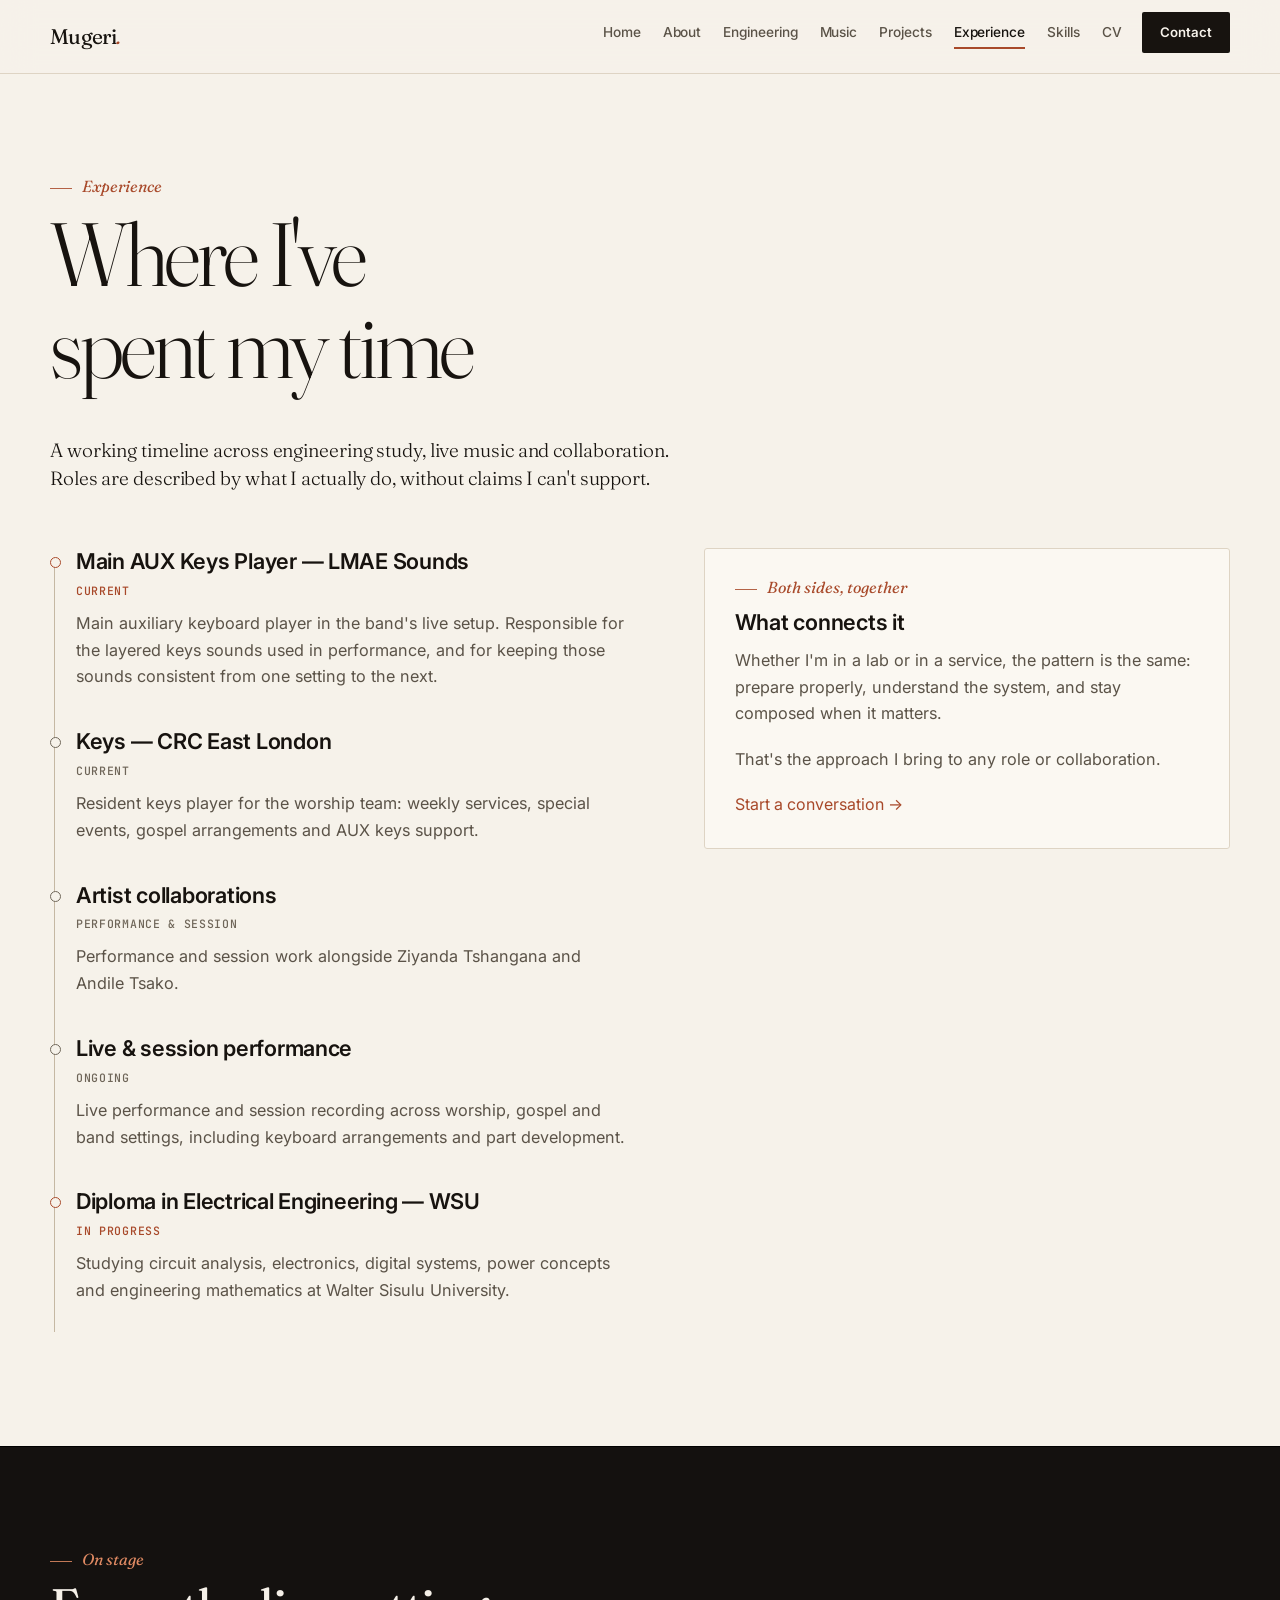
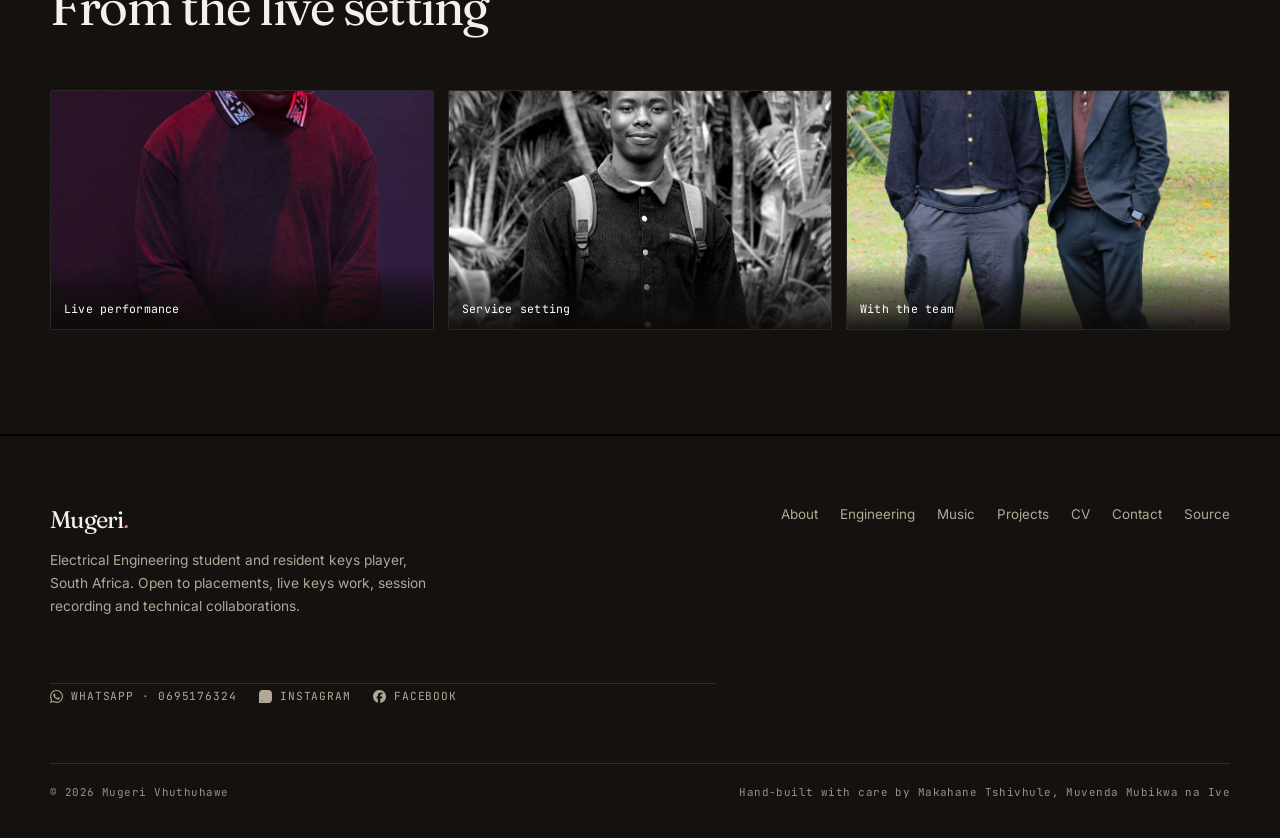
<file: experience.html>
<!DOCTYPE html>
<html lang="en">
<head>
  <meta charset="UTF-8">
  <meta name="viewport" content="width=device-width, initial-scale=1">
  <meta name="description" content="Experience timeline of Mugeri Vhuthuhawe — engineering study, live keyboard roles, artist collaborations and live performance.">
  <title>Experience — Mugeri Vhuthuhawe</title>
  <link rel="preconnect" href="https://fonts.googleapis.com">
  <link rel="preconnect" href="https://fonts.gstatic.com" crossorigin>
  <link href="https://fonts.googleapis.com/css2?family=Fraunces:ital,opsz,wght@0,9..144,300..700;1,9..144,300..700&family=Inter:wght@400;500;600;700&family=JetBrains+Mono:wght@400;500&display=swap" rel="stylesheet">
  <link rel="icon" type="image/svg+xml" href="favicon.svg">
  <link rel="stylesheet" href="css/styles.css?v=9">
  <script src="js/main.js" defer></script>
<link rel="canonical" href="https://mugerivhuthu360-ship-it.github.io/mugeri-portfolio/experience.html">
<meta property="og:title" content="Experience — Mugeri Vhuthuhawe">
<meta property="og:description" content="Experience timeline of Mugeri Vhuthuhawe — engineering study, live keyboard roles, artist collaborations and live performance.">
<meta property="og:type" content="website">
<meta property="og:url" content="https://mugerivhuthu360-ship-it.github.io/mugeri-portfolio/experience.html">
<meta property="og:image" content="https://mugerivhuthu360-ship-it.github.io/mugeri-portfolio/assets/og-image.png">
<meta property="og:image:width" content="1200">
<meta property="og:image:height" content="630">
<meta name="twitter:card" content="summary_large_image">
<meta name="twitter:title" content="Experience — Mugeri Vhuthuhawe">
<meta name="twitter:description" content="Experience timeline of Mugeri Vhuthuhawe — engineering study, live keyboard roles, artist collaborations and live performance."></head>
<body>
  <a class="skip-link" href="#main">Skip to content</a>

  <header class="site-header">
    <div class="container nav">
      <a class="brand" href="index.html">Mugeri<span>.</span></a>
      <button class="nav-toggle" aria-expanded="false" aria-label="Open navigation" aria-controls="site-nav">&#9776;</button>
      <ul class="nav-links" id="site-nav">
        <li><a href="index.html">Home</a></li>
        <li><a href="about.html">About</a></li>
        <li><a href="engineering.html">Engineering</a></li>
        <li><a href="music.html">Music</a></li>
        <li><a href="projects.html">Projects</a></li>
        <li><a href="experience.html" aria-current="page">Experience</a></li>
        <li><a href="skills.html">Skills</a></li>
        <li><a href="cv.html">CV</a></li>
        <li><a class="nav-cta" href="contact.html">Contact</a></li>
      </ul>
    </div>
  </header>

  <main id="main">
    <section class="section">
      <div class="container">
        <div class="section-head">
          <span class="eyebrow">Experience</span>
          <h1>Where I've spent my time</h1>
          <p class="lead">A working timeline across engineering study, live music and collaboration. Roles are described by what I actually do, without claims I can't support.</p>
        </div>
        <div class="split">
          <div class="timeline">
            <div class="timeline-item">
              <h2 class="h3">Main AUX Keys Player &mdash; LMAE Sounds</h2>
              <div class="meta">Current</div>
              <p>Main auxiliary keyboard player in the band's live setup. Responsible for the layered keys sounds used in performance, and for keeping those sounds consistent from one setting to the next.</p>
            </div>
            <div class="timeline-item timeline-item--warm">
              <h2 class="h3">Keys &mdash; CRC East London</h2>
              <div class="meta">Current</div>
              <p>Resident keys player for the worship team: weekly services, special events, gospel arrangements and AUX keys support.</p>
            </div>
            <div class="timeline-item timeline-item--warm">
              <h2 class="h3">Artist collaborations</h2>
              <div class="meta">Performance &amp; session</div>
              <p>Performance and session work alongside Ziyanda Tshangana and Andile Tsako.</p>
            </div>
            <div class="timeline-item timeline-item--warm">
              <h2 class="h3">Live &amp; session performance</h2>
              <div class="meta">Ongoing</div>
              <p>Live performance and session recording across worship, gospel and band settings, including keyboard arrangements and part development.</p>
            </div>
            <div class="timeline-item">
              <h2 class="h3">Diploma in Electrical Engineering &mdash; WSU</h2>
              <div class="meta">In progress</div>
              <p>Studying circuit analysis, electronics, digital systems, power concepts and engineering mathematics at Walter Sisulu University.</p>
            </div>
          </div>
          <aside class="card">
            <span class="eyebrow">Both sides, together</span>
            <h2 class="h3">What connects it</h2>
            <p>Whether I'm in a lab or in a service, the pattern is the same: prepare properly, understand the system, and stay composed when it matters.</p>
            <p>That's the approach I bring to any role or collaboration.</p>
            <a href="contact.html">Start a conversation &rarr;</a>
          </aside>
        </div>
      </div>
    </section>

    <section class="section section--stage">
      <div class="container">
        <div class="section-head">
          <span class="eyebrow">On stage</span>
          <h2>From the live setting</h2>
        </div>
        <div class="media-grid">
          <figure class="media-item"><img src="assets/images/img-04.jpg" alt="Live music moment 1" loading="lazy"><figcaption>Live performance</figcaption></figure>
          <figure class="media-item"><img src="assets/images/img-06.jpg" alt="Live music moment 2" loading="lazy"><figcaption>Service setting</figcaption></figure>
          <figure class="media-item"><img src="assets/images/img-07.jpg" alt="Live music moment 3" loading="lazy"><figcaption>With the team</figcaption></figure>
        </div>
      </div>
    </section>
  </main>

  <footer class="site-footer">
    <div class="container">
      <div class="footer-inner">
        <div>
          <a class="footer-brand" href="index.html">Mugeri<span>.</span></a>
          <p>Electrical Engineering student and resident keys player, South Africa. Open to placements, live keys work, session recording and technical collaborations.</p>
        </div>
        <ul class="footer-links">
          <li><a href="about.html">About</a></li>
          <li><a href="engineering.html">Engineering</a></li>
          <li><a href="music.html">Music</a></li>
          <li><a href="projects.html">Projects</a></li>
          <li><a href="cv.html">CV</a></li>
          <li><a href="contact.html">Contact</a></li>
          <li><a href="https://github.com/mugerivhuthu360-ship-it/mugeri-portfolio" target="_blank" rel="noopener">Source</a></li>
        </ul>
        <ul class="footer-social">
          <li>
            <a href="https://wa.me/27695176324" target="_blank" rel="noopener">
              <svg class="social-icon" viewBox="0 0 24 24" width="13" height="13" fill="currentColor" role="img" aria-hidden="true"><title>WhatsApp</title><path d="M17.472 14.382c-.297-.149-1.758-.867-2.03-.967-.273-.099-.471-.148-.67.15-.197.297-.767.966-.94 1.164-.173.199-.347.223-.644.075-.297-.15-1.255-.463-2.39-1.475-.883-.788-1.48-1.761-1.653-2.059-.173-.297-.018-.458.13-.606.134-.133.298-.347.446-.52.149-.174.198-.298.298-.497.099-.198.05-.371-.025-.52-.075-.149-.669-1.612-.916-2.207-.242-.579-.487-.5-.669-.51-.173-.008-.371-.01-.57-.01-.198 0-.52.074-.792.372-.272.297-1.04 1.016-1.04 2.479 0 1.462 1.065 2.875 1.213 3.074.149.198 2.096 3.2 5.077 4.487.709.306 1.262.489 1.694.625.712.227 1.36.195 1.871.118.571-.085 1.758-.719 2.006-1.413.248-.694.248-1.289.173-1.413-.074-.124-.272-.198-.57-.347m-5.421 7.403h-.004a9.87 9.87 0 01-5.031-1.378l-.361-.214-3.741.982.998-3.648-.235-.374a9.86 9.86 0 01-1.51-5.26c.001-5.45 4.436-9.884 9.888-9.884 2.64 0 5.122 1.03 6.988 2.898a9.825 9.825 0 012.893 6.994c-.003 5.45-4.437 9.884-9.885 9.884m8.413-18.297A11.815 11.815 0 0012.05 0C5.495 0 .16 5.335.157 11.892c0 2.096.547 4.142 1.588 5.945L.057 24l6.305-1.654a11.882 11.882 0 005.683 1.448h.005c6.554 0 11.89-5.335 11.893-11.893a11.821 11.821 0 00-3.48-8.413Z"/></svg>
              WhatsApp &middot; 0695176324
            </a>
          </li>
          <li>
            <a href="https://www.instagram.com/vhuthu125?evlk=aXI0amQ4MGhwamt3" target="_blank" rel="noopener">
              <svg class="social-icon" viewBox="0 0 24 24" width="13" height="13" fill="currentColor" role="img" aria-hidden="true"><title>Instagram</title><path d="M7.0301.084c-1.2768.0602-2.1487.264-2.911.5634-.7888.3075-1.4575.72-2.1228 1.3877-.6652.6677-1.075 1.3368-1.3802 2.127-.2954.7638-.4956 1.6365-.552 2.914-.0564 1.2775-.0689 1.6882-.0626 4.947.0062 3.2586.0206 3.6671.0825 4.9473.061 1.2765.264 2.1482.5635 2.9107.308.7889.72 1.4573 1.388 2.1228.6679.6655 1.3365 1.0743 2.1285 1.38.7632.295 1.6361.4961 2.9134.552 1.2773.056 1.6884.069 4.9462.0627 3.2578-.0062 3.668-.0207 4.9478-.0814 1.28-.0607 2.147-.2652 2.9098-.5633.7889-.3086 1.4578-.72 2.1228-1.3881.665-.6682 1.0745-1.3378 1.3795-2.1284.2957-.7632.4966-1.636.552-2.9124.056-1.2809.0692-1.6898.063-4.948-.0063-3.2583-.021-3.6668-.0817-4.9465-.0607-1.2797-.264-2.1487-.5633-2.9117-.3084-.7889-.72-1.4568-1.3876-2.1228C21.2982 1.33 20.628.9208 19.8378.6165 19.074.321 18.2017.1197 16.9244.0645 15.6471.0093 15.236-.005 11.977.0014 8.718.0076 8.31.0215 7.0301.0839m.1402 21.6932c-1.17-.0509-1.8053-.2453-2.2287-.408-.5606-.216-.96-.4771-1.3819-.895-.422-.4178-.6811-.8186-.9-1.378-.1644-.4234-.3624-1.058-.4171-2.228-.0595-1.2645-.072-1.6442-.079-4.848-4.848.007-3.2037.0053-3.5835.0607-4.848.05-1.169.2456-1.8053.408-2.2282.216-.5613.4762-.96.895-1.3816.4188-.4217.8184-.6814 1.3783-.9003.423-.1651 1.0575-.3614 2.227-.4171 1.2655-.06 1.6447-.072 4.848-.079 3.2033-.007 3.5835.005 4.8495.0608 1.169.0508 1.8053.2445 2.228.408.5608.216.96.4754 1.3816.895.4217.4194.6816.8176.9005 1.3787.1653.4217.3617 1.056.4169 2.2263.0602 1.2655.0739 1.645.0796 4.848.0058 3.203-.0055 3.5834-.061 4.848-.051 1.17-.245 1.8055-.408 2.2294-.216.5604-.4763.96-.8954 1.3814-.419.4215-.8181.6811-1.3783.9-.4224.1649-1.0577.3617-2.2262.4174-1.2656.0595-1.6448.072-4.8493.079-3.2045.007-3.5825-.006-4.848-.0608M16.953 5.5864A1.44 1.44 0 1 0 18.39 4.144a1.44 1.44 0 0 0-1.437 1.4424M5.8385 12.012c.0067 3.4032 2.7706 6.1557 6.173 6.1493 3.4026-.0065 6.157-2.7701 6.1506-6.1733-.0065-3.4032-2.771-6.1565-6.174-6.1498-3.403.0067-6.156 2.771-6.1496 6.1738M8 12.0077a4 4 0 1 1 4.008 3.9921A3.9996 3.9996 0 0 1 8 12.0077"/></svg>
              Instagram
            </a>
          </li>
          <li>
            <a href="https://www.facebook.com/IG.Manp11" target="_blank" rel="noopener">
              <svg class="social-icon" viewBox="0 0 24 24" width="13" height="13" fill="currentColor" role="img" aria-hidden="true"><title>Facebook</title><path d="M9.101 23.691v-7.98H6.627v-3.667h2.474v-1.58c0-4.085 1.848-5.978 5.858-5.978.401 0 .955.042 1.468.103a8.68 8.68 0 0 1 1.141.195v3.325a8.623 8.623 0 0 0-.653-.036 26.805 26.805 0 0 0-.733-.009c-.707 0-1.259.096-1.675.309a1.686 1.686 0 0 0-.679.622c-.258.42-.374.995-.374 1.752v1.297h3.919l-.386 2.103-.287 1.564h-3.246v8.245C19.396 23.238 24 18.179 24 12.044c0-6.627-5.373-12-12-12s-12 5.373-12 12c0 5.628 3.874 10.35 9.101 11.647Z"/></svg>
              Facebook
            </a>
          </li>
        </ul>
      </div>
      <div class="footer-colophon">
        <span>&copy; <span data-year>2026</span> Mugeri Vhuthuhawe</span>
        <span>Hand-built with care by Makahane Tshivhule, Muvenda Mubikwa na Ive</span>
      </div>
    </div>
  </footer>
</body>
</html>
</file>
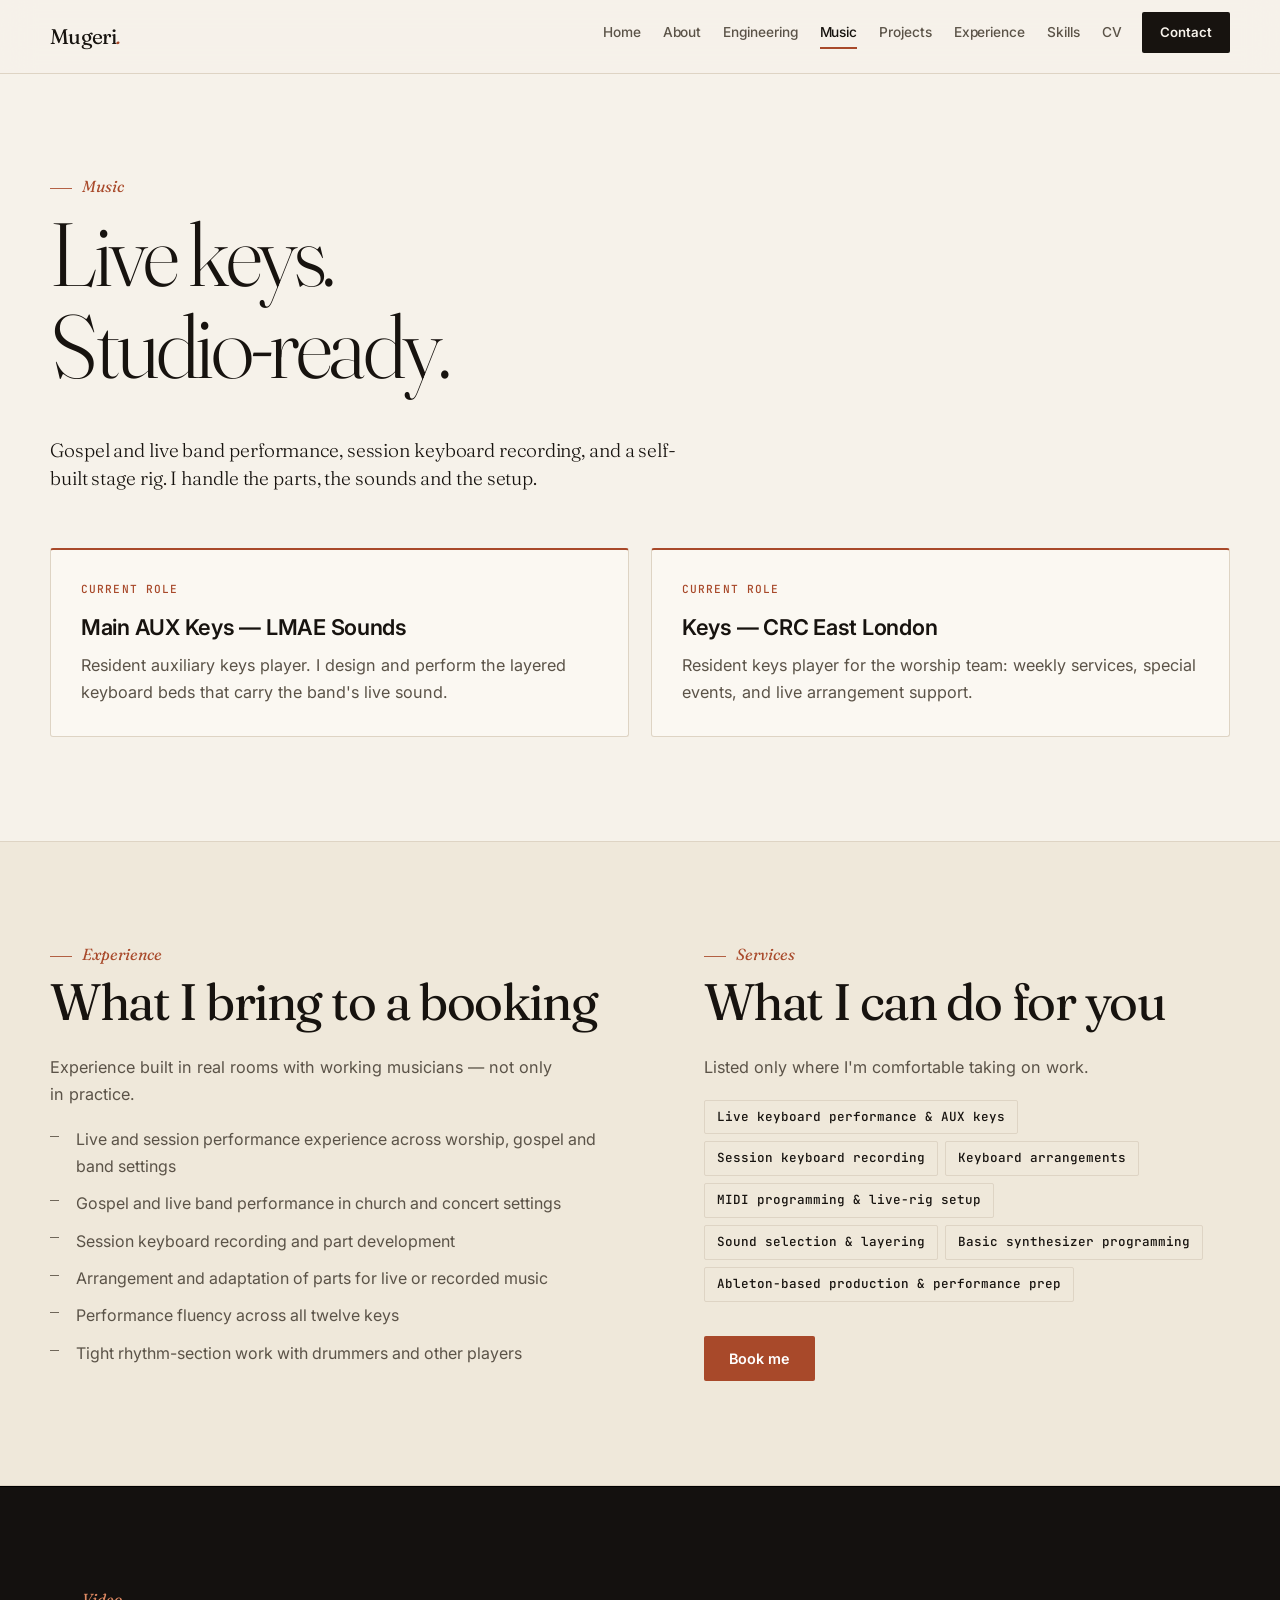
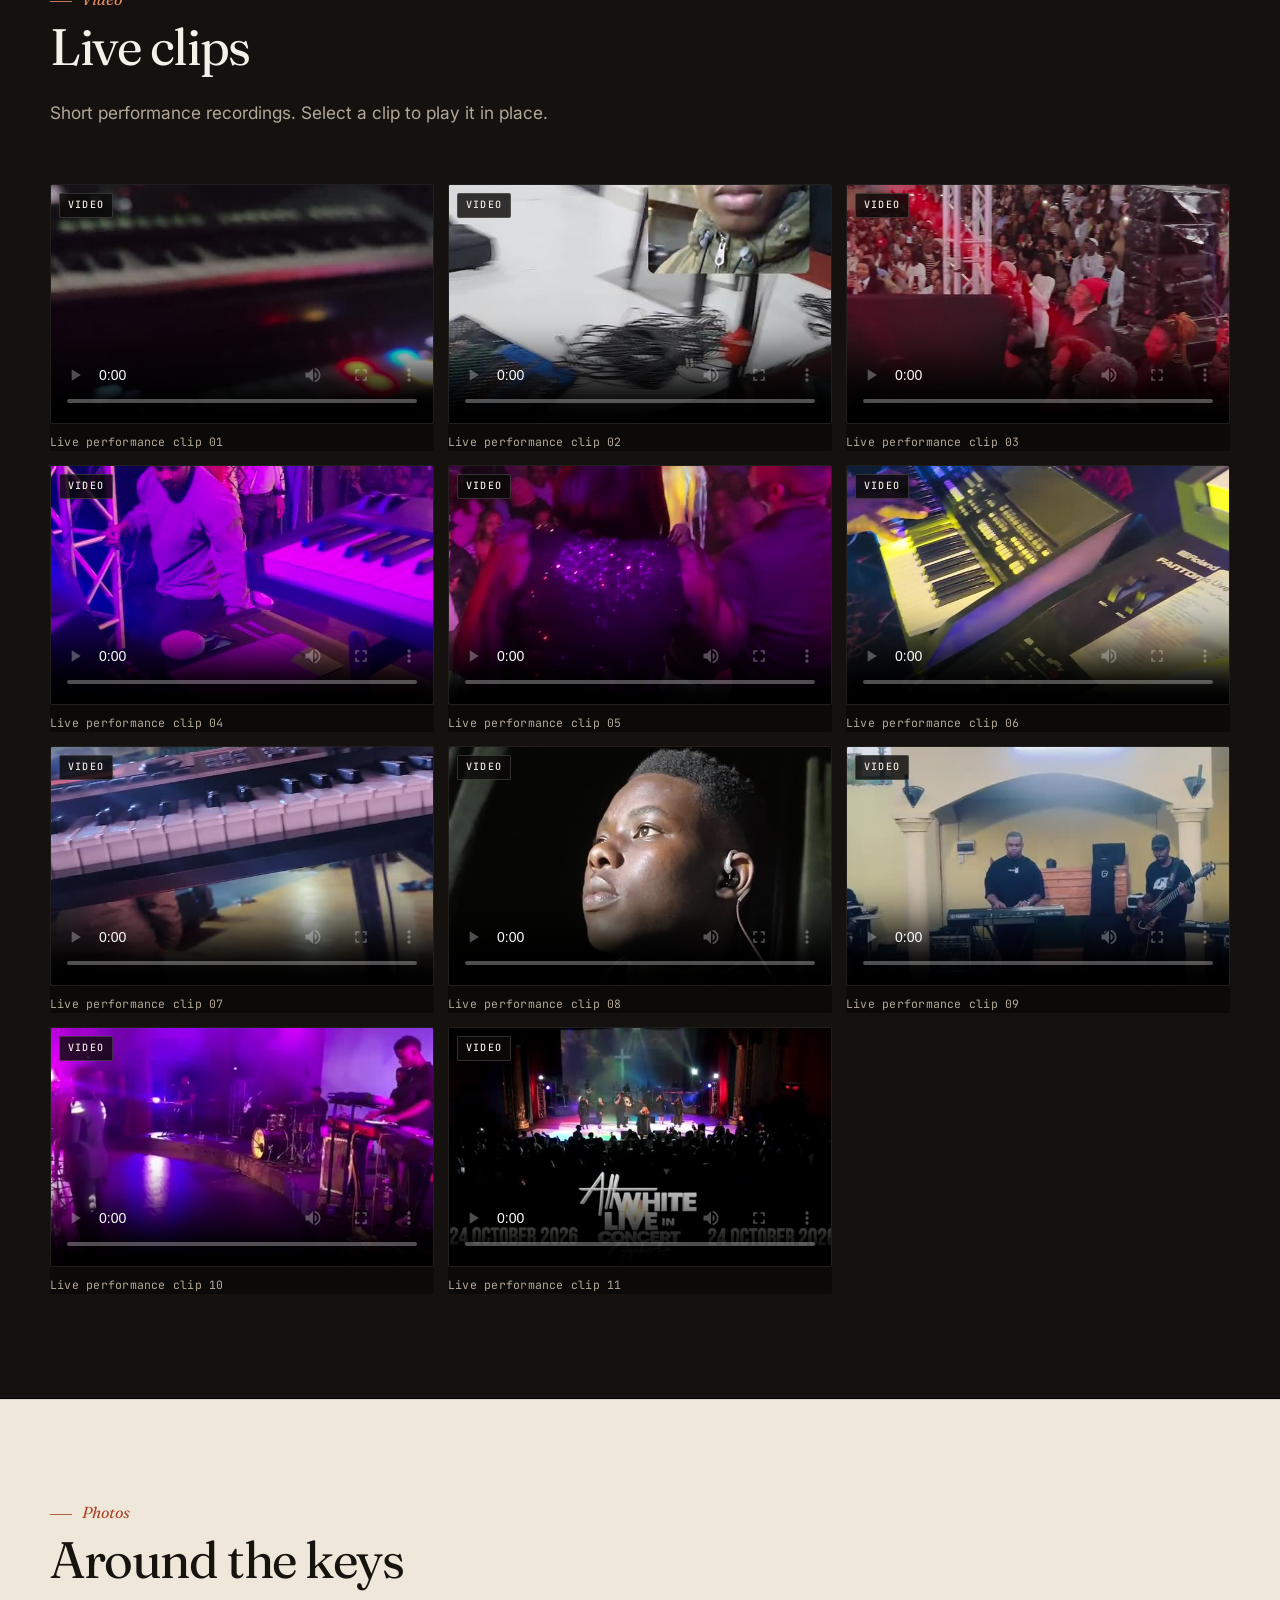
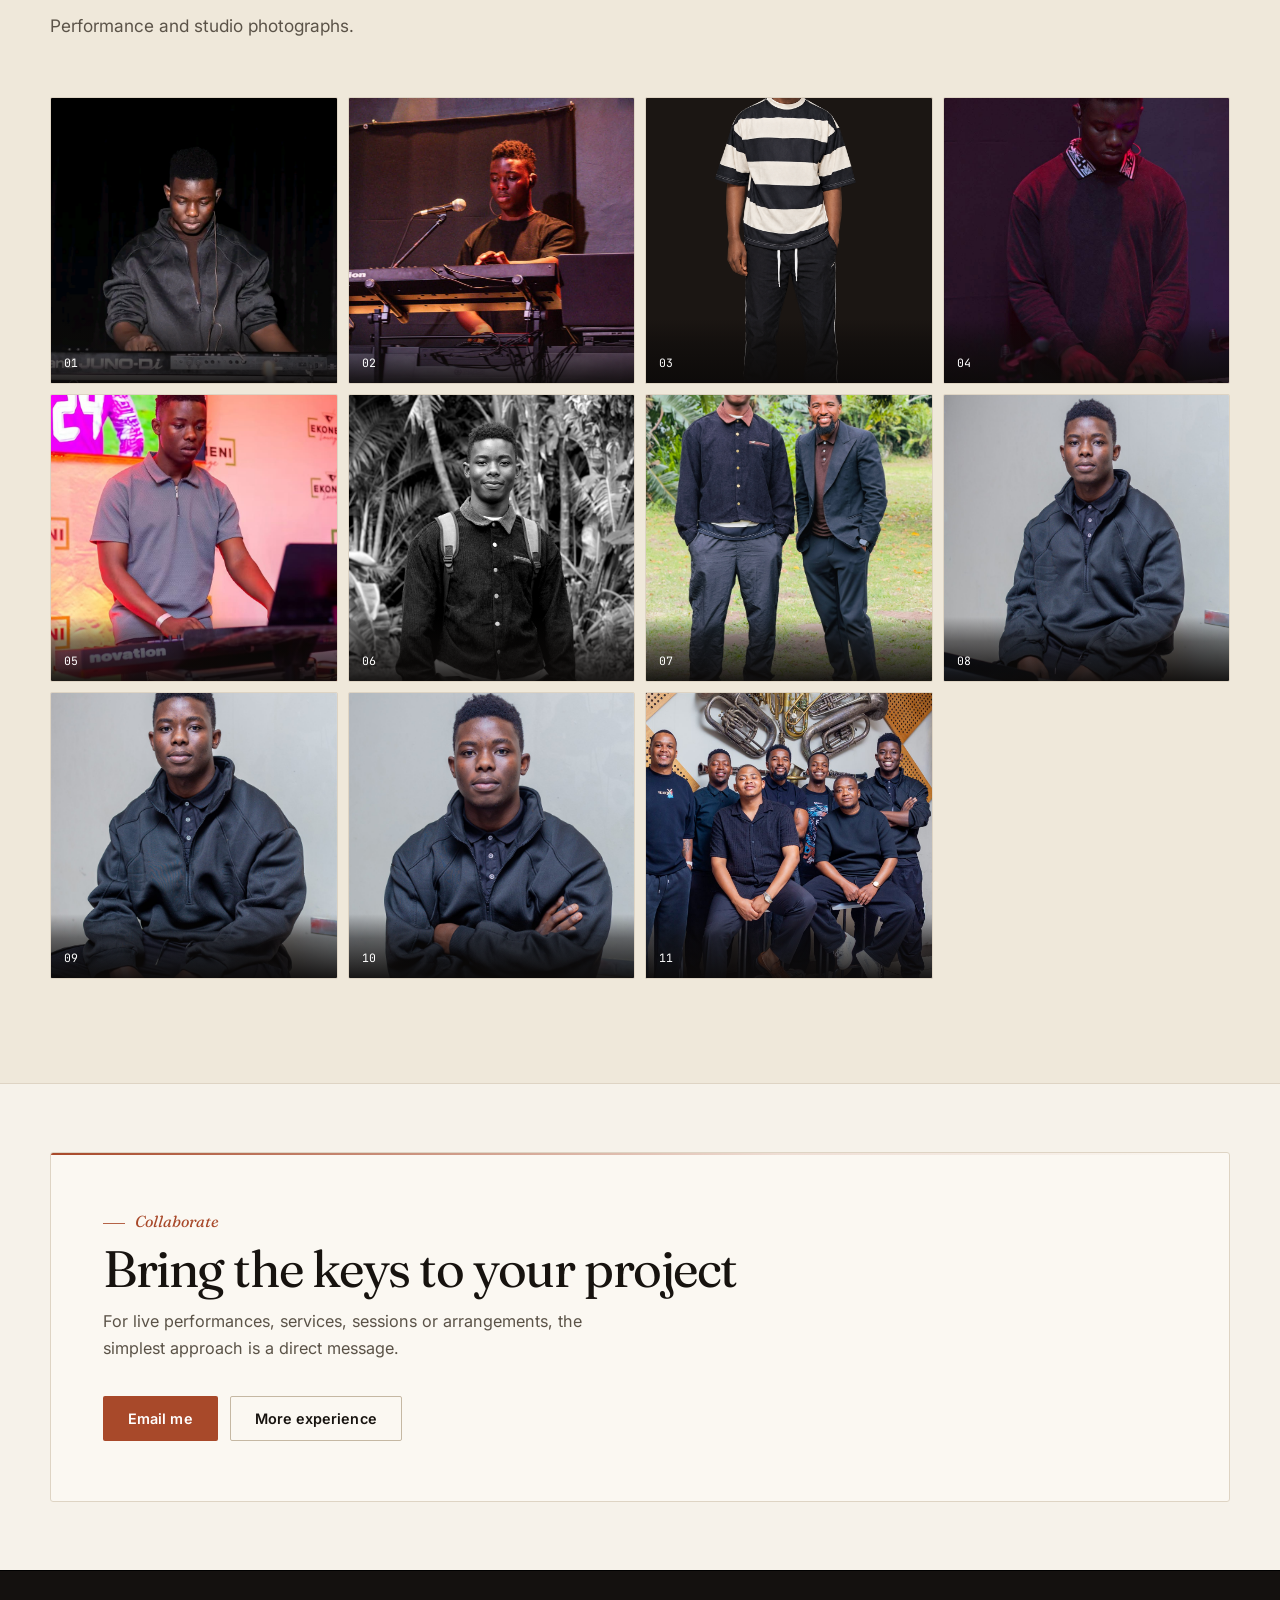
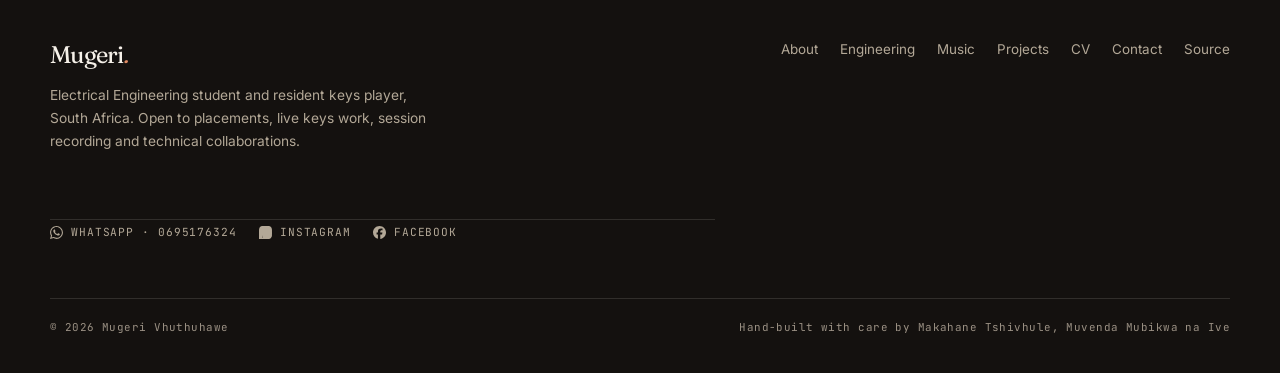
<file: music.html>
<!DOCTYPE html>
<html lang="en">
<head>
  <meta charset="UTF-8">
  <meta name="viewport" content="width=device-width, initial-scale=1">
  <meta name="description" content="Live keyboard performance, gospel AUX keys, session work and music technology by Mugeri Vhuthuhawe.">
  <title>Music — Mugeri Vhuthuhawe</title>
  <link rel="preconnect" href="https://fonts.googleapis.com">
  <link rel="preconnect" href="https://fonts.gstatic.com" crossorigin>
  <link href="https://fonts.googleapis.com/css2?family=Fraunces:ital,opsz,wght@0,9..144,300..700;1,9..144,300..700&family=Inter:wght@400;500;600;700&family=JetBrains+Mono:wght@400;500&display=swap" rel="stylesheet">
  <link rel="icon" type="image/svg+xml" href="favicon.svg">
  <link rel="stylesheet" href="css/styles.css?v=9">
  <script src="js/main.js" defer></script>
<link rel="canonical" href="https://mugerivhuthu360-ship-it.github.io/mugeri-portfolio/music.html">
<meta property="og:title" content="Music — Mugeri Vhuthuhawe">
<meta property="og:description" content="Live keyboard performance, gospel and worship keys, session work and music technology by Mugeri Vhuthuhawe.">
<meta property="og:type" content="website">
<meta property="og:url" content="https://mugerivhuthu360-ship-it.github.io/mugeri-portfolio/music.html">
<meta property="og:image" content="https://mugerivhuthu360-ship-it.github.io/mugeri-portfolio/assets/og-image.png">
<meta property="og:image:width" content="1200">
<meta property="og:image:height" content="630">
<meta name="twitter:card" content="summary_large_image">
<meta name="twitter:title" content="Music — Mugeri Vhuthuhawe">
<meta name="twitter:description" content="Live keyboard performance, gospel and worship keys, session work and music technology by Mugeri Vhuthuhawe."></head>
<body>
  <a class="skip-link" href="#main">Skip to content</a>

  <header class="site-header">
    <div class="container nav">
      <a class="brand" href="index.html">Mugeri<span>.</span></a>
      <button class="nav-toggle" aria-expanded="false" aria-label="Open navigation" aria-controls="site-nav">&#9776;</button>
      <ul class="nav-links" id="site-nav">
        <li><a href="index.html">Home</a></li>
        <li><a href="about.html">About</a></li>
        <li><a href="engineering.html">Engineering</a></li>
        <li><a href="music.html" aria-current="page">Music</a></li>
        <li><a href="projects.html">Projects</a></li>
        <li><a href="experience.html">Experience</a></li>
        <li><a href="skills.html">Skills</a></li>
        <li><a href="cv.html">CV</a></li>
        <li><a class="nav-cta" href="contact.html">Contact</a></li>
      </ul>
    </div>
  </header>

  <main id="main">
    <section class="section">
      <div class="container">
        <div class="section-head">
          <span class="eyebrow eyebrow--warm">Music</span>
          <h1>Live keys. Studio-ready.</h1>
          <p class="lead">Gospel and live band performance, session keyboard recording, and a self-built stage rig. I handle the parts, the sounds and the setup.</p>
        </div>
        <div class="grid-2">
          <article class="card card--warm">
            <div class="card-num card-num--warm">Current role</div>
            <h2 class="h3">Main AUX Keys &mdash; LMAE Sounds</h2>
            <p>Resident auxiliary keys player. I design and perform the layered keyboard beds that carry the band's live sound.</p>
          </article>
          <article class="card card--warm">
            <div class="card-num card-num--warm">Current role</div>
            <h2 class="h3">Keys &mdash; CRC East London</h2>
            <p>Resident keys player for the worship team: weekly services, special events, and live arrangement support.</p>
          </article>
        </div>
      </div>
    </section>

    <section class="section section--soft">
      <div class="container split">
        <div>
          <span class="eyebrow eyebrow--warm">Experience</span>
          <h2>What I bring to a booking</h2>
          <p>Experience built in real rooms with working musicians &mdash; not only in practice.</p>
          <ul class="check-list check-list--warm">
            <li>Live and session performance experience across worship, gospel and band settings</li>
            <li>Gospel and live band performance in church and concert settings</li>
            <li>Session keyboard recording and part development</li>
            <li>Arrangement and adaptation of parts for live or recorded music</li>
            <li>Performance fluency across all twelve keys</li>
            <li>Tight rhythm-section work with drummers and other players</li>
          </ul>
        </div>
        <div>
          <span class="eyebrow">Services</span>
          <h2>What I can do for you</h2>
          <p>Listed only where I'm comfortable taking on work.</p>
          <ul class="chip-list">
            <li>Live keyboard performance &amp; AUX keys</li>
            <li>Session keyboard recording</li>
            <li>Keyboard arrangements</li>
            <li>MIDI programming &amp; live-rig setup</li>
            <li>Sound selection &amp; layering</li>
            <li>Basic synthesizer programming</li>
            <li>Ableton-based production &amp; performance prep</li>
          </ul>
          <div class="btn-row">
            <a class="btn btn--warm" href="mailto:mugerivhuthu360@gmail.com">Book me</a>
          </div>
        </div>
      </div>
    </section>

    <!-- VIDEO GALLERY -->
    <section class="section section--stage" id="videos">
      <div class="container">
        <div class="section-head">
          <span class="eyebrow eyebrow--warm">Video</span>
          <h2>Live clips</h2>
          <p>Short performance recordings. Select a clip to play it in place.</p>
        </div>
        <div class="media-grid">
          <figure class="media-item">
            <span class="play-badge">VIDEO</span>
            <video controls preload="metadata" poster="assets/posters/video-01.jpg" aria-label="Live performance clip one">
              <source src="assets/video/video-01.mp4" type="video/mp4">
              Your browser does not support embedded video.
            </video>
            <figcaption>Live performance clip 01</figcaption>
          </figure>
          <figure class="media-item">
            <span class="play-badge">VIDEO</span>
            <video controls preload="metadata" poster="assets/posters/video-02.jpg" aria-label="Live performance clip two">
              <source src="assets/video/video-02.mp4" type="video/mp4">
              Your browser does not support embedded video.
            </video>
            <figcaption>Live performance clip 02</figcaption>
          </figure>
          <figure class="media-item">
            <span class="play-badge">VIDEO</span>
            <video controls preload="metadata" poster="assets/posters/video-03.jpg" aria-label="Live performance clip three">
              <source src="assets/video/video-03.mp4" type="video/mp4">
              Your browser does not support embedded video.
            </video>
            <figcaption>Live performance clip 03</figcaption>
          </figure>
          <figure class="media-item">
            <span class="play-badge">VIDEO</span>
            <video controls preload="metadata" poster="assets/posters/video-04.jpg" aria-label="Live performance clip four">
              <source src="assets/video/video-04.mp4" type="video/mp4">
              Your browser does not support embedded video.
            </video>
            <figcaption>Live performance clip 04</figcaption>
          </figure>
          <figure class="media-item">
            <span class="play-badge">VIDEO</span>
            <video controls preload="metadata" poster="assets/posters/video-05.jpg" aria-label="Live performance clip five">
              <source src="assets/video/video-05.mp4" type="video/mp4">
              Your browser does not support embedded video.
            </video>
            <figcaption>Live performance clip 05</figcaption>
          </figure>
          <figure class="media-item">
            <span class="play-badge">VIDEO</span>
            <video controls preload="metadata" poster="assets/posters/video-06.jpg" aria-label="Live performance clip six">
              <source src="assets/video/video-06.mp4" type="video/mp4">
              Your browser does not support embedded video.
            </video>
            <figcaption>Live performance clip 06</figcaption>
          </figure>
          <figure class="media-item">
            <span class="play-badge">VIDEO</span>
            <video controls preload="metadata" poster="assets/posters/video-07.jpg" aria-label="Live performance clip seven">
              <source src="assets/video/video-07.mp4" type="video/mp4">
              Your browser does not support embedded video.
            </video>
            <figcaption>Live performance clip 07</figcaption>
          </figure>
          <figure class="media-item">
            <span class="play-badge">VIDEO</span>
            <video controls preload="metadata" poster="assets/posters/video-08.jpg" aria-label="Live performance clip eight">
              <source src="assets/video/video-08.mp4" type="video/mp4">
              Your browser does not support embedded video.
            </video>
            <figcaption>Live performance clip 08</figcaption>
          </figure>
          <figure class="media-item">
            <span class="play-badge">VIDEO</span>
            <video controls preload="metadata" poster="assets/posters/video-10.jpg" aria-label="Live performance clip nine">
              <source src="assets/video/video-10.mp4" type="video/mp4">
              Your browser does not support embedded video.
            </video>
            <figcaption>Live performance clip 09</figcaption>
          </figure>
          <figure class="media-item">
            <span class="play-badge">VIDEO</span>
            <video controls preload="metadata" poster="assets/posters/video-11.jpg" aria-label="Live performance clip ten">
              <source src="assets/video/video-11.mp4" type="video/mp4">
              Your browser does not support embedded video.
            </video>
            <figcaption>Live performance clip 10</figcaption>
          </figure>
          <figure class="media-item">
            <span class="play-badge">VIDEO</span>
            <video controls preload="metadata" poster="assets/posters/video-12.jpg" aria-label="Live performance clip eleven">
              <source src="assets/video/video-12.mp4" type="video/mp4">
              Your browser does not support embedded video.
            </video>
            <figcaption>Live performance clip 11</figcaption>
          </figure>
        </div>
      </div>
    </section>

    <!-- PHOTO GALLERY -->
    <section class="section section--soft">
      <div class="container">
        <div class="section-head">
          <span class="eyebrow eyebrow--warm">Photos</span>
          <h2>Around the keys</h2>
          <p>Performance and studio photographs.</p>
        </div>
        <div class="photo-grid">
          <figure class="media-item"><img src="assets/images/img-01.jpg" alt="Performance photograph 1" loading="lazy"><figcaption>01</figcaption></figure>
          <figure class="media-item"><img src="assets/images/img-02.jpg" alt="Performance photograph 2" loading="lazy"><figcaption>02</figcaption></figure>
          <figure class="media-item"><img src="assets/images/img-03.png" alt="Performance photograph 3" loading="lazy"><figcaption>03</figcaption></figure>
          <figure class="media-item"><img src="assets/images/img-04.jpg" alt="Performance photograph 4" loading="lazy"><figcaption>04</figcaption></figure>
          <figure class="media-item"><img src="assets/images/img-05.jpg" alt="Performance photograph 5" loading="lazy"><figcaption>05</figcaption></figure>
          <figure class="media-item"><img src="assets/images/img-06.jpg" alt="Performance photograph 6" loading="lazy"><figcaption>06</figcaption></figure>
          <figure class="media-item"><img src="assets/images/img-07.jpg" alt="Performance photograph 7" loading="lazy"><figcaption>07</figcaption></figure>
          <figure class="media-item"><img src="assets/images/img-08.jpg" alt="Performance photograph 8" loading="lazy"><figcaption>08</figcaption></figure>
          <figure class="media-item"><img src="assets/images/img-09.jpg" alt="Performance photograph 9" loading="lazy"><figcaption>09</figcaption></figure>
          <figure class="media-item"><img src="assets/images/img-10.jpg" alt="Performance photograph 10" loading="lazy"><figcaption>10</figcaption></figure>
          <figure class="media-item"><img src="assets/images/img-11.jpg" alt="Performance photograph 11" loading="lazy"><figcaption>11</figcaption></figure>
        </div>
      </div>
    </section>

    <section class="section section--tight">
      <div class="container">
        <div class="cta">
          <span class="eyebrow eyebrow--warm">Collaborate</span>
          <h2>Bring the keys to your project</h2>
          <p>For live performances, services, sessions or arrangements, the simplest approach is a direct message.</p>
          <div class="btn-row">
            <a class="btn btn--warm" href="mailto:mugerivhuthu360@gmail.com">Email me</a>
            <a class="btn btn--ghost" href="experience.html">More experience</a>
          </div>
        </div>
      </div>
    </section>
  </main>

  <footer class="site-footer">
    <div class="container">
      <div class="footer-inner">
        <div>
          <a class="footer-brand" href="index.html">Mugeri<span>.</span></a>
          <p>Electrical Engineering student and resident keys player, South Africa. Open to placements, live keys work, session recording and technical collaborations.</p>
        </div>
        <ul class="footer-links">
          <li><a href="about.html">About</a></li>
          <li><a href="engineering.html">Engineering</a></li>
          <li><a href="music.html">Music</a></li>
          <li><a href="projects.html">Projects</a></li>
          <li><a href="cv.html">CV</a></li>
          <li><a href="contact.html">Contact</a></li>
          <li><a href="https://github.com/mugerivhuthu360-ship-it/mugeri-portfolio" target="_blank" rel="noopener">Source</a></li>
        </ul>
        <ul class="footer-social">
          <li>
            <a href="https://wa.me/27695176324" target="_blank" rel="noopener">
              <svg class="social-icon" viewBox="0 0 24 24" width="13" height="13" fill="currentColor" role="img" aria-hidden="true"><title>WhatsApp</title><path d="M17.472 14.382c-.297-.149-1.758-.867-2.03-.967-.273-.099-.471-.148-.67.15-.197.297-.767.966-.94 1.164-.173.199-.347.223-.644.075-.297-.15-1.255-.463-2.39-1.475-.883-.788-1.48-1.761-1.653-2.059-.173-.297-.018-.458.13-.606.134-.133.298-.347.446-.52.149-.174.198-.298.298-.497.099-.198.05-.371-.025-.52-.075-.149-.669-1.612-.916-2.207-.242-.579-.487-.5-.669-.51-.173-.008-.371-.01-.57-.01-.198 0-.52.074-.792.372-.272.297-1.04 1.016-1.04 2.479 0 1.462 1.065 2.875 1.213 3.074.149.198 2.096 3.2 5.077 4.487.709.306 1.262.489 1.694.625.712.227 1.36.195 1.871.118.571-.085 1.758-.719 2.006-1.413.248-.694.248-1.289.173-1.413-.074-.124-.272-.198-.57-.347m-5.421 7.403h-.004a9.87 9.87 0 01-5.031-1.378l-.361-.214-3.741.982.998-3.648-.235-.374a9.86 9.86 0 01-1.51-5.26c.001-5.45 4.436-9.884 9.888-9.884 2.64 0 5.122 1.03 6.988 2.898a9.825 9.825 0 012.893 6.994c-.003 5.45-4.437 9.884-9.885 9.884m8.413-18.297A11.815 11.815 0 0012.05 0C5.495 0 .16 5.335.157 11.892c0 2.096.547 4.142 1.588 5.945L.057 24l6.305-1.654a11.882 11.882 0 005.683 1.448h.005c6.554 0 11.89-5.335 11.893-11.893a11.821 11.821 0 00-3.48-8.413Z"/></svg>
              WhatsApp &middot; 0695176324
            </a>
          </li>
          <li>
            <a href="https://www.instagram.com/vhuthu125?evlk=aXI0amQ4MGhwamt3" target="_blank" rel="noopener">
              <svg class="social-icon" viewBox="0 0 24 24" width="13" height="13" fill="currentColor" role="img" aria-hidden="true"><title>Instagram</title><path d="M7.0301.084c-1.2768.0602-2.1487.264-2.911.5634-.7888.3075-1.4575.72-2.1228 1.3877-.6652.6677-1.075 1.3368-1.3802 2.127-.2954.7638-.4956 1.6365-.552 2.914-.0564 1.2775-.0689 1.6882-.0626 4.947.0062 3.2586.0206 3.6671.0825 4.9473.061 1.2765.264 2.1482.5635 2.9107.308.7889.72 1.4573 1.388 2.1228.6679.6655 1.3365 1.0743 2.1285 1.38.7632.295 1.6361.4961 2.9134.552 1.2773.056 1.6884.069 4.9462.0627 3.2578-.0062 3.668-.0207 4.9478-.0814 1.28-.0607 2.147-.2652 2.9098-.5633.7889-.3086 1.4578-.72 2.1228-1.3881.665-.6682 1.0745-1.3378 1.3795-2.1284.2957-.7632.4966-1.636.552-2.9124.056-1.2809.0692-1.6898.063-4.948-.0063-3.2583-.021-3.6668-.0817-4.9465-.0607-1.2797-.264-2.1487-.5633-2.9117-.3084-.7889-.72-1.4568-1.3876-2.1228C21.2982 1.33 20.628.9208 19.8378.6165 19.074.321 18.2017.1197 16.9244.0645 15.6471.0093 15.236-.005 11.977.0014 8.718.0076 8.31.0215 7.0301.0839m.1402 21.6932c-1.17-.0509-1.8053-.2453-2.2287-.408-.5606-.216-.96-.4771-1.3819-.895-.422-.4178-.6811-.8186-.9-1.378-.1644-.4234-.3624-1.058-.4171-2.228-.0595-1.2645-.072-1.6442-.079-4.848-4.848.007-3.2037.0053-3.5835.0607-4.848.05-1.169.2456-1.8053.408-2.2282.216-.5613.4762-.96.895-1.3816.4188-.4217.8184-.6814 1.3783-.9003.423-.1651 1.0575-.3614 2.227-.4171 1.2655-.06 1.6447-.072 4.848-.079 3.2033-.007 3.5835.005 4.8495.0608 1.169.0508 1.8053.2445 2.228.408.5608.216.96.4754 1.3816.895.4217.4194.6816.8176.9005 1.3787.1653.4217.3617 1.056.4169 2.2263.0602 1.2655.0739 1.645.0796 4.848.0058 3.203-.0055 3.5834-.061 4.848-.051 1.17-.245 1.8055-.408 2.2294-.216.5604-.4763.96-.8954 1.3814-.419.4215-.8181.6811-1.3783.9-.4224.1649-1.0577.3617-2.2262.4174-1.2656.0595-1.6448.072-4.8493.079-3.2045.007-3.5825-.006-4.848-.0608M16.953 5.5864A1.44 1.44 0 1 0 18.39 4.144a1.44 1.44 0 0 0-1.437 1.4424M5.8385 12.012c.0067 3.4032 2.7706 6.1557 6.173 6.1493 3.4026-.0065 6.157-2.7701 6.1506-6.1733-.0065-3.4032-2.771-6.1565-6.174-6.1498-3.403.0067-6.156 2.771-6.1496 6.1738M8 12.0077a4 4 0 1 1 4.008 3.9921A3.9996 3.9996 0 0 1 8 12.0077"/></svg>
              Instagram
            </a>
          </li>
          <li>
            <a href="https://www.facebook.com/IG.Manp11" target="_blank" rel="noopener">
              <svg class="social-icon" viewBox="0 0 24 24" width="13" height="13" fill="currentColor" role="img" aria-hidden="true"><title>Facebook</title><path d="M9.101 23.691v-7.98H6.627v-3.667h2.474v-1.58c0-4.085 1.848-5.978 5.858-5.978.401 0 .955.042 1.468.103a8.68 8.68 0 0 1 1.141.195v3.325a8.623 8.623 0 0 0-.653-.036 26.805 26.805 0 0 0-.733-.009c-.707 0-1.259.096-1.675.309a1.686 1.686 0 0 0-.679.622c-.258.42-.374.995-.374 1.752v1.297h3.919l-.386 2.103-.287 1.564h-3.246v8.245C19.396 23.238 24 18.179 24 12.044c0-6.627-5.373-12-12-12s-12 5.373-12 12c0 5.628 3.874 10.35 9.101 11.647Z"/></svg>
              Facebook
            </a>
          </li>
        </ul>
      </div>
      <div class="footer-colophon">
        <span>&copy; <span data-year>2026</span> Mugeri Vhuthuhawe</span>
        <span>Hand-built with care by Makahane Tshivhule, Muvenda Mubikwa na Ive</span>
      </div>
    </div>
  </footer>
</body>
</html>
</file>
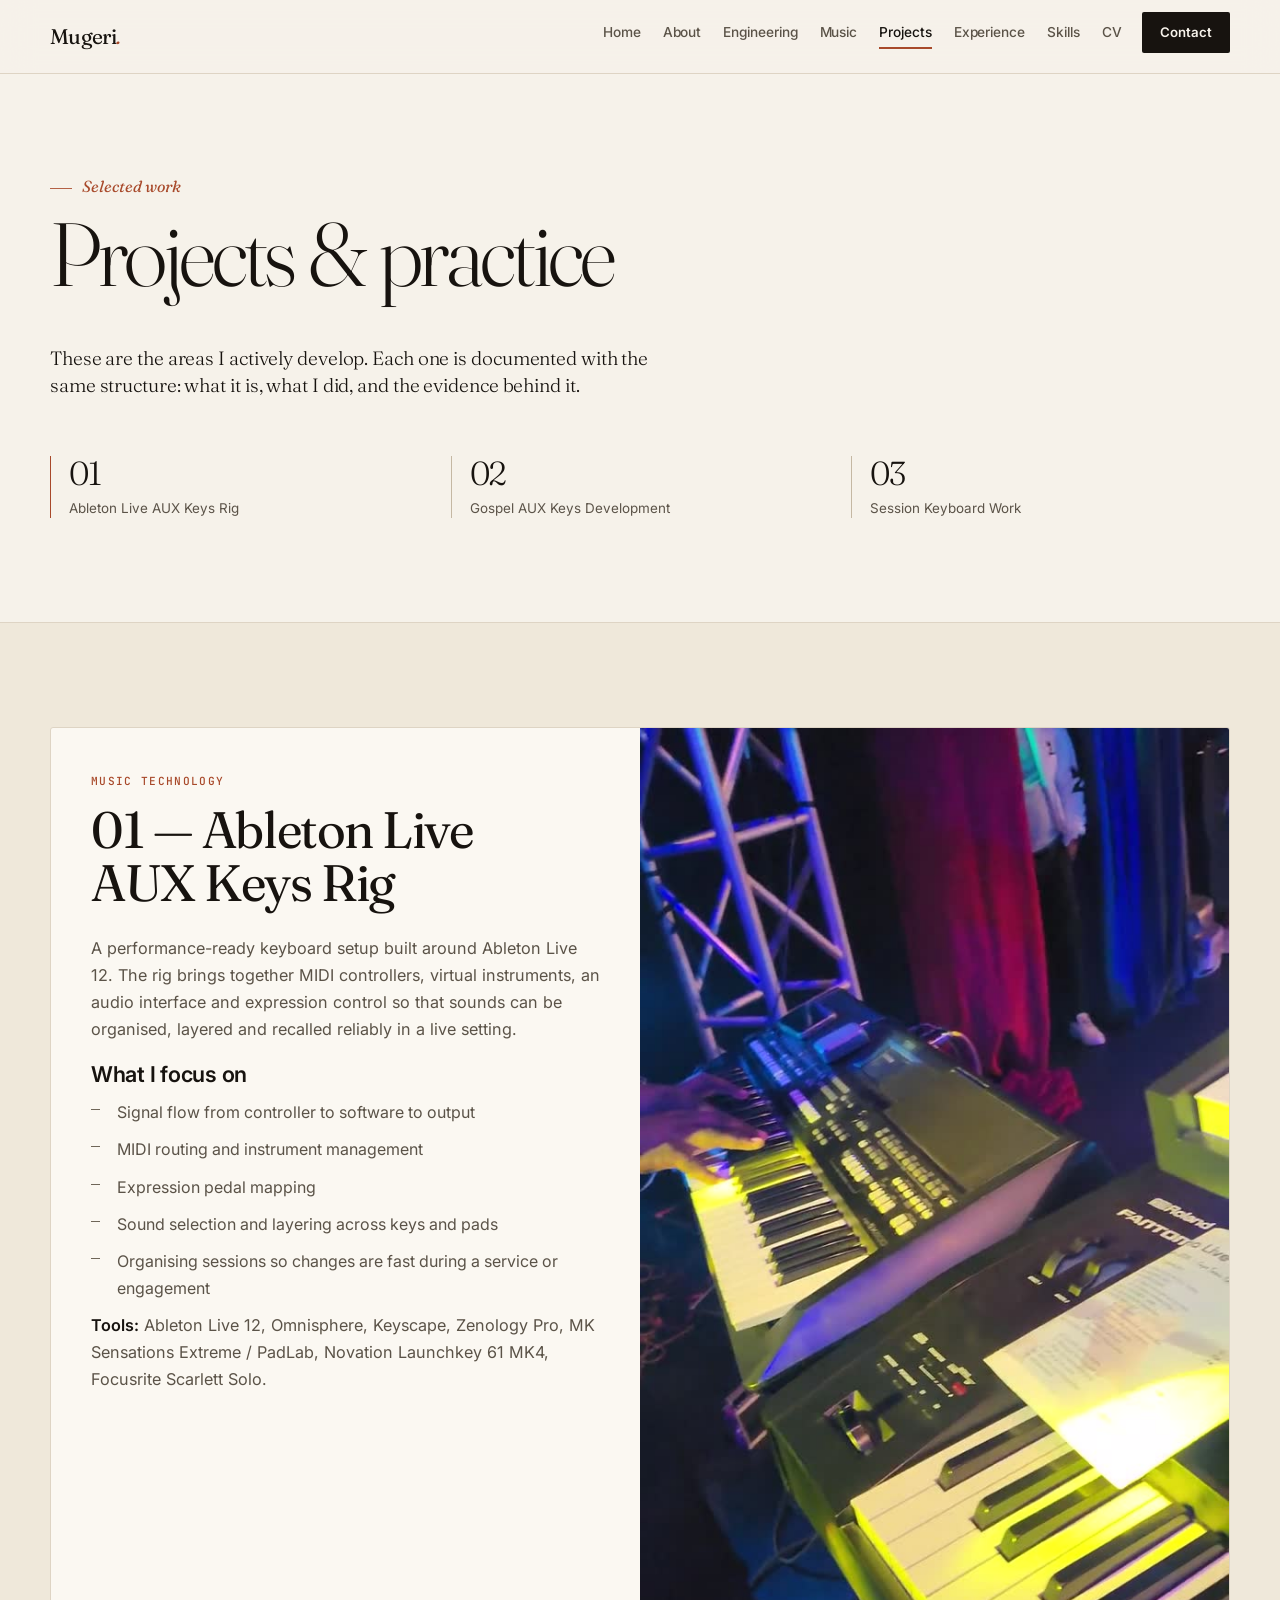
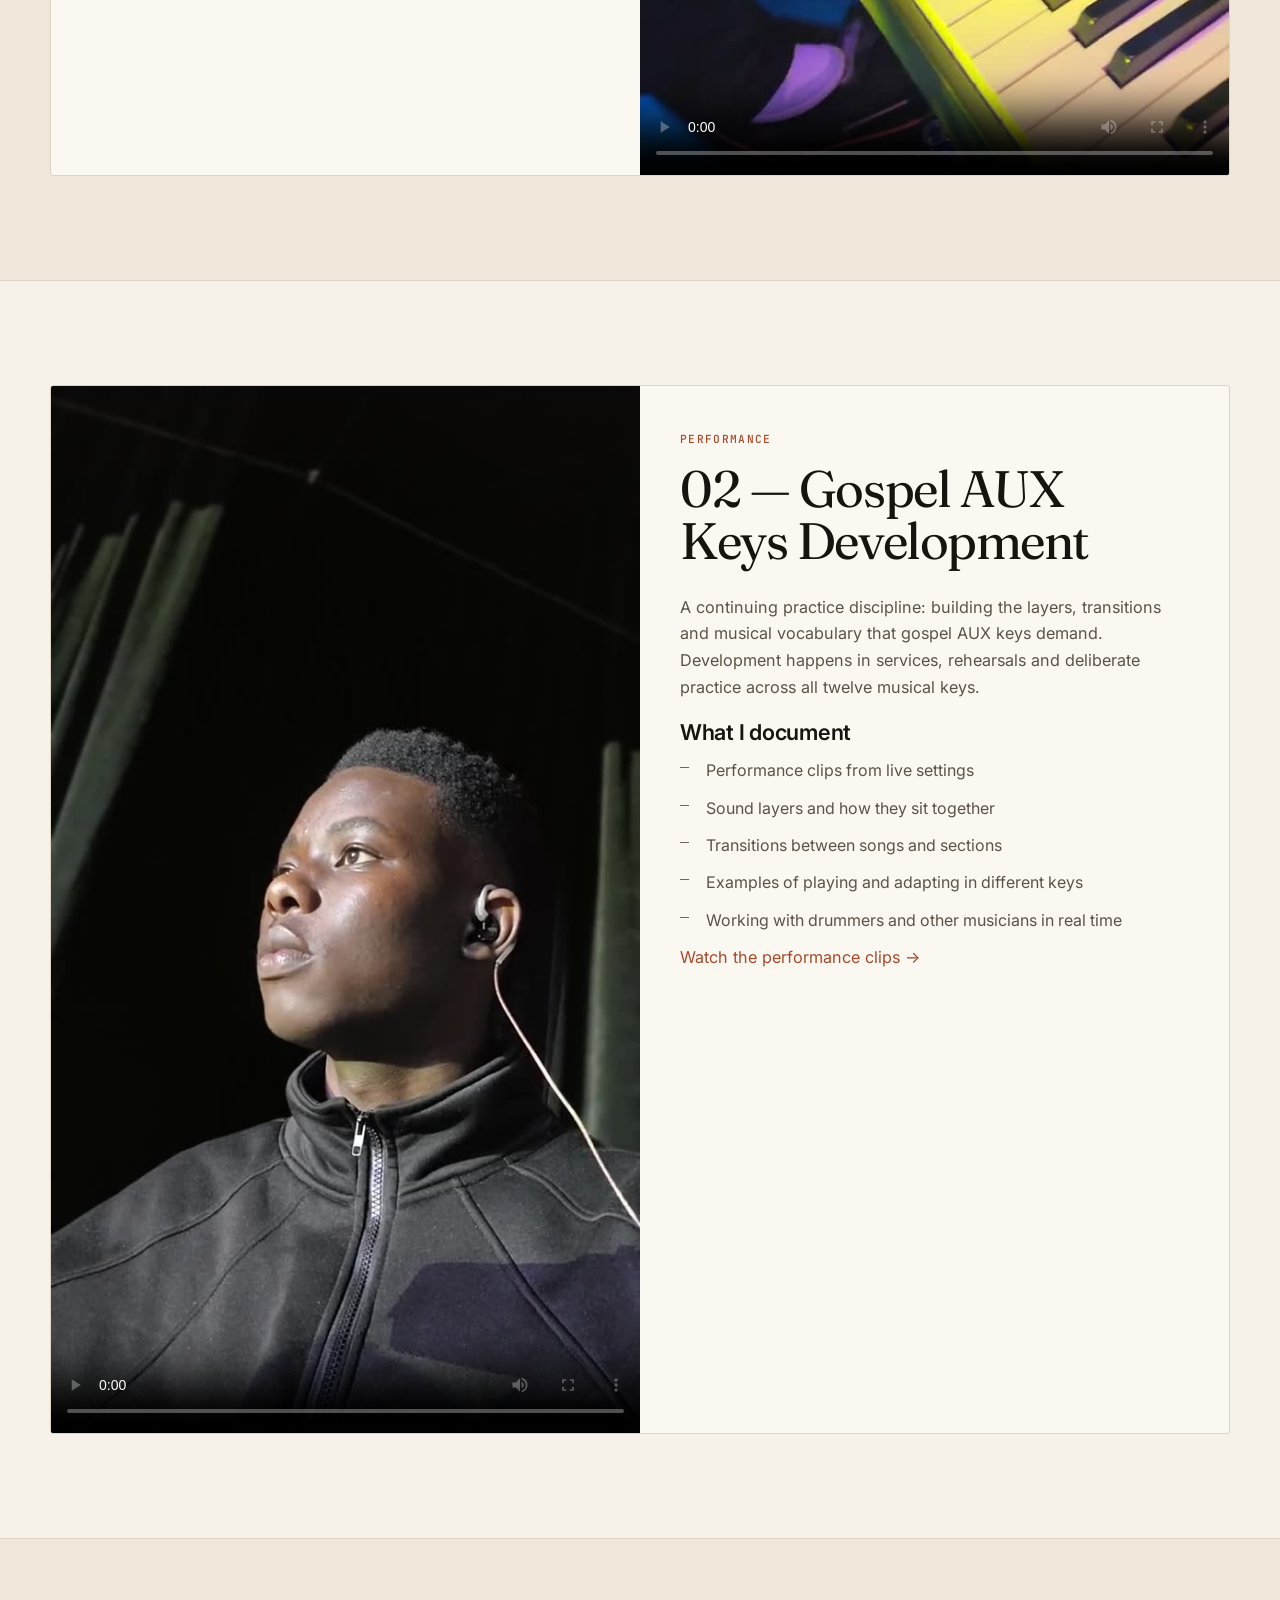
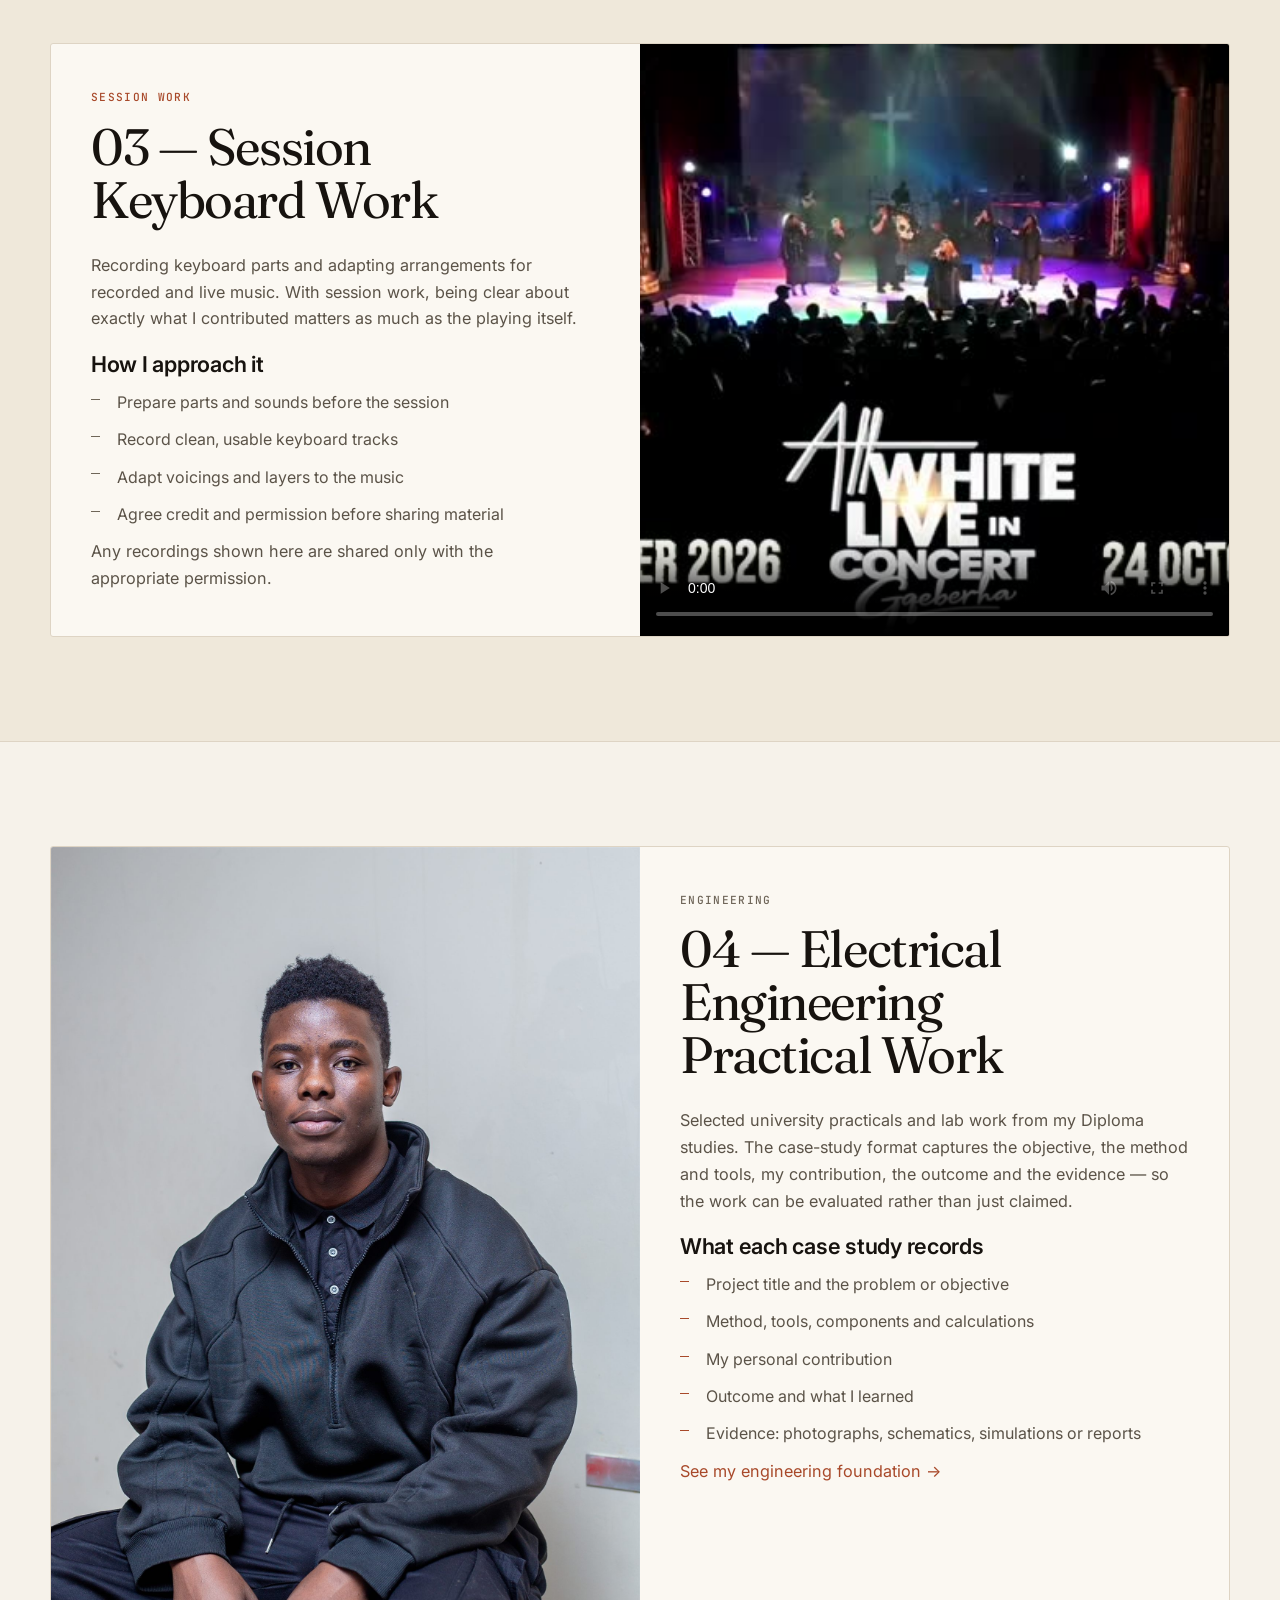
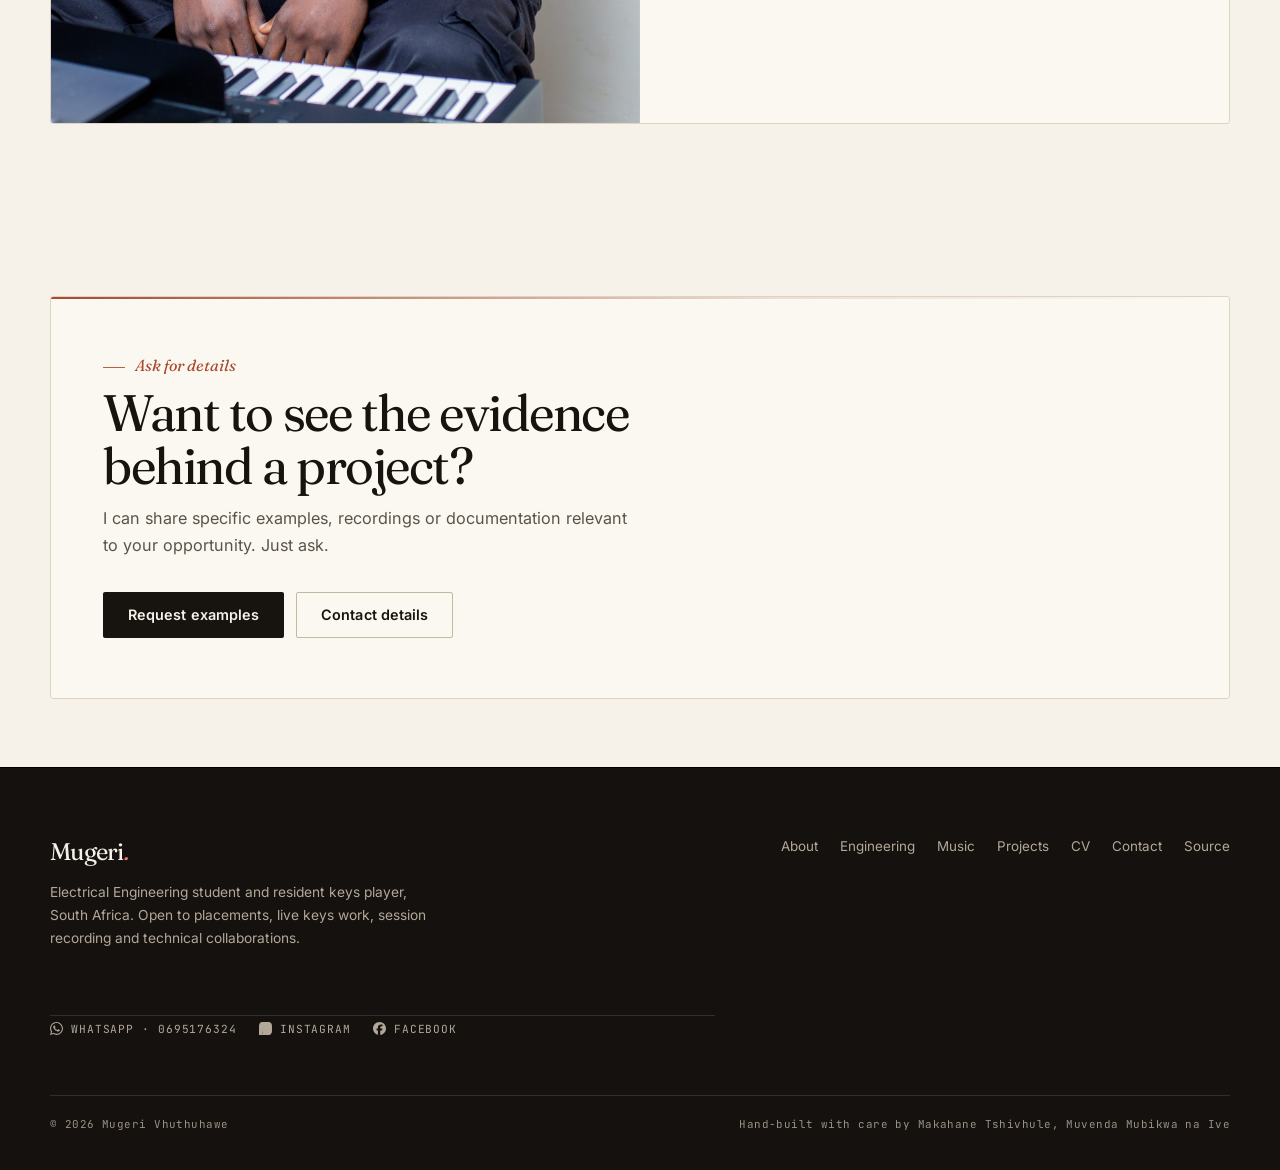
<file: projects.html>
<!DOCTYPE html>
<html lang="en">
<head>
  <meta charset="UTF-8">
  <meta name="viewport" content="width=device-width, initial-scale=1">
  <meta name="description" content="Selected work by Mugeri Vhuthuhawe — Ableton AUX keys rig, gospel keys development, session work and electrical engineering practicals.">
  <title>Projects — Mugeri Vhuthuhawe</title>
  <link rel="preconnect" href="https://fonts.googleapis.com">
  <link rel="preconnect" href="https://fonts.gstatic.com" crossorigin>
  <link href="https://fonts.googleapis.com/css2?family=Fraunces:ital,opsz,wght@0,9..144,300..700;1,9..144,300..700&family=Inter:wght@400;500;600;700&family=JetBrains+Mono:wght@400;500&display=swap" rel="stylesheet">
  <link rel="icon" type="image/svg+xml" href="favicon.svg">
  <link rel="stylesheet" href="css/styles.css?v=9">
  <script src="js/main.js" defer></script>
<link rel="canonical" href="https://mugerivhuthu360-ship-it.github.io/mugeri-portfolio/projects.html">
<meta property="og:title" content="Projects — Mugeri Vhuthuhawe">
<meta property="og:description" content="Selected work by Mugeri Vhuthuhawe — Ableton AUX keys rig, gospel keys development, session work and electrical engineering practicals.">
<meta property="og:type" content="website">
<meta property="og:url" content="https://mugerivhuthu360-ship-it.github.io/mugeri-portfolio/projects.html">
<meta property="og:image" content="https://mugerivhuthu360-ship-it.github.io/mugeri-portfolio/assets/og-image.png">
<meta property="og:image:width" content="1200">
<meta property="og:image:height" content="630">
<meta name="twitter:card" content="summary_large_image">
<meta name="twitter:title" content="Projects — Mugeri Vhuthuhawe">
<meta name="twitter:description" content="Selected work by Mugeri Vhuthuhawe — Ableton AUX keys rig, gospel keys development, session work and electrical engineering practicals."></head>
<body>
  <a class="skip-link" href="#main">Skip to content</a>

  <header class="site-header">
    <div class="container nav">
      <a class="brand" href="index.html">Mugeri<span>.</span></a>
      <button class="nav-toggle" aria-expanded="false" aria-label="Open navigation" aria-controls="site-nav">&#9776;</button>
      <ul class="nav-links" id="site-nav">
        <li><a href="index.html">Home</a></li>
        <li><a href="about.html">About</a></li>
        <li><a href="engineering.html">Engineering</a></li>
        <li><a href="music.html">Music</a></li>
        <li><a href="projects.html" aria-current="page">Projects</a></li>
        <li><a href="experience.html">Experience</a></li>
        <li><a href="skills.html">Skills</a></li>
        <li><a href="cv.html">CV</a></li>
        <li><a class="nav-cta" href="contact.html">Contact</a></li>
      </ul>
    </div>
  </header>

  <main id="main">
    <section class="section">
      <div class="container">
        <div class="section-head">
          <span class="eyebrow">Selected work</span>
          <h1>Projects &amp; practice</h1>
          <p class="lead">These are the areas I actively develop. Each one is documented with the same structure: what it is, what I did, and the evidence behind it.</p>
        </div>
        <div class="grid-3">
          <div class="stat"><span class="value">01</span><span class="label">Ableton Live AUX Keys Rig</span></div>
          <div class="stat stat--warm"><span class="value">02</span><span class="label">Gospel AUX Keys Development</span></div>
          <div class="stat stat--warm"><span class="value">03</span><span class="label">Session Keyboard Work</span></div>
        </div>
      </div>
    </section>

    <!-- PROJECT 1 -->
    <section class="section section--soft">
      <div class="container">
        <article class="card project">
          <div class="project-grid">
            <div>
              <span class="label">Music technology</span>
              <h2>01 &mdash; Ableton Live AUX Keys Rig</h2>
              <p>A performance-ready keyboard setup built around Ableton Live 12. The rig brings together MIDI controllers, virtual instruments, an audio interface and expression control so that sounds can be organised, layered and recalled reliably in a live setting.</p>
              <h3>What I focus on</h3>
              <ul class="check-list check-list--warm">
                <li>Signal flow from controller to software to output</li>
                <li>MIDI routing and instrument management</li>
                <li>Expression pedal mapping</li>
                <li>Sound selection and layering across keys and pads</li>
                <li>Organising sessions so changes are fast during a service or engagement</li>
              </ul>
              <p><strong>Tools:</strong> Ableton Live 12, Omnisphere, Keyscape, Zenology Pro, MK Sensations Extreme / PadLab, Novation Launchkey 61 MK4, Focusrite Scarlett Solo.</p>
            </div>
            <video controls preload="metadata" poster="assets/posters/video-06.jpg" aria-label="Ableton keys rig performance clip">
              <source src="assets/video/video-06.mp4" type="video/mp4">
              Your browser does not support embedded video.
            </video>
          </div>
        </article>
      </div>
    </section>

    <!-- PROJECT 2 -->
    <section class="section">
      <div class="container">
        <article class="card project project--reverse">
          <div class="project-grid">
            <div>
              <span class="label">Performance</span>
              <h2>02 &mdash; Gospel AUX Keys Development</h2>
              <p>A continuing practice discipline: building the layers, transitions and musical vocabulary that gospel AUX keys demand. Development happens in services, rehearsals and deliberate practice across all twelve musical keys.</p>
              <h3>What I document</h3>
              <ul class="check-list check-list--warm">
                <li>Performance clips from live settings</li>
                <li>Sound layers and how they sit together</li>
                <li>Transitions between songs and sections</li>
                <li>Examples of playing and adapting in different keys</li>
                <li>Working with drummers and other musicians in real time</li>
              </ul>
              <p><a href="music.html#videos">Watch the performance clips &rarr;</a></p>
            </div>
            <video controls preload="metadata" poster="assets/posters/video-08.jpg" aria-label="Gospel AUX keys performance clip">
              <source src="assets/video/video-08.mp4" type="video/mp4">
              Your browser does not support embedded video.
            </video>
          </div>
        </article>
      </div>
    </section>

    <!-- PROJECT 3 -->
    <section class="section section--soft">
      <div class="container">
        <article class="card project">
          <div class="project-grid">
            <div>
              <span class="label">Session work</span>
              <h2>03 &mdash; Session Keyboard Work</h2>
              <p>Recording keyboard parts and adapting arrangements for recorded and live music. With session work, being clear about exactly what I contributed matters as much as the playing itself.</p>
              <h3>How I approach it</h3>
              <ul class="check-list check-list--warm">
                <li>Prepare parts and sounds before the session</li>
                <li>Record clean, usable keyboard tracks</li>
                <li>Adapt voicings and layers to the music</li>
                <li>Agree credit and permission before sharing material</li>
              </ul>
              <p>Any recordings shown here are shared only with the appropriate permission.</p>
            </div>
            <video controls preload="metadata" poster="assets/posters/video-12.jpg" aria-label="Keyboard session clip">
              <source src="assets/video/video-12.mp4" type="video/mp4">
              Your browser does not support embedded video.
            </video>
          </div>
        </article>
      </div>
    </section>

    <!-- PROJECT 4 -->
    <section class="section">
      <div class="container">
        <article class="card project project--reverse project--eng">
          <div class="project-grid">
            <div>
              <span class="label">Engineering</span>
              <h2>04 &mdash; Electrical Engineering Practical Work</h2>
              <p>Selected university practicals and lab work from my Diploma studies. The case-study format captures the objective, the method and tools, my contribution, the outcome and the evidence &mdash; so the work can be evaluated rather than just claimed.</p>
              <h3>What each case study records</h3>
              <ul class="check-list">
                <li>Project title and the problem or objective</li>
                <li>Method, tools, components and calculations</li>
                <li>My personal contribution</li>
                <li>Outcome and what I learned</li>
                <li>Evidence: photographs, schematics, simulations or reports</li>
              </ul>
              <p><a href="engineering.html">See my engineering foundation &rarr;</a></p>
            </div>
            <img src="assets/images/img-09.jpg" alt="Electrical engineering practical work" loading="lazy">
          </div>
        </article>
      </div>
    </section>

    <section class="section section--tight">
      <div class="container">
        <div class="cta">
          <span class="eyebrow">Ask for details</span>
          <h2>Want to see the evidence behind a project?</h2>
          <p>I can share specific examples, recordings or documentation relevant to your opportunity. Just ask.</p>
          <div class="btn-row">
            <a class="btn btn--primary" href="mailto:mugerivhuthu360@gmail.com">Request examples</a>
            <a class="btn btn--ghost" href="contact.html">Contact details</a>
          </div>
        </div>
      </div>
    </section>
  </main>

  <footer class="site-footer">
    <div class="container">
      <div class="footer-inner">
        <div>
          <a class="footer-brand" href="index.html">Mugeri<span>.</span></a>
          <p>Electrical Engineering student and resident keys player, South Africa. Open to placements, live keys work, session recording and technical collaborations.</p>
        </div>
        <ul class="footer-links">
          <li><a href="about.html">About</a></li>
          <li><a href="engineering.html">Engineering</a></li>
          <li><a href="music.html">Music</a></li>
          <li><a href="projects.html">Projects</a></li>
          <li><a href="cv.html">CV</a></li>
          <li><a href="contact.html">Contact</a></li>
          <li><a href="https://github.com/mugerivhuthu360-ship-it/mugeri-portfolio" target="_blank" rel="noopener">Source</a></li>
        </ul>
        <ul class="footer-social">
          <li>
            <a href="https://wa.me/27695176324" target="_blank" rel="noopener">
              <svg class="social-icon" viewBox="0 0 24 24" width="13" height="13" fill="currentColor" role="img" aria-hidden="true"><title>WhatsApp</title><path d="M17.472 14.382c-.297-.149-1.758-.867-2.03-.967-.273-.099-.471-.148-.67.15-.197.297-.767.966-.94 1.164-.173.199-.347.223-.644.075-.297-.15-1.255-.463-2.39-1.475-.883-.788-1.48-1.761-1.653-2.059-.173-.297-.018-.458.13-.606.134-.133.298-.347.446-.52.149-.174.198-.298.298-.497.099-.198.05-.371-.025-.52-.075-.149-.669-1.612-.916-2.207-.242-.579-.487-.5-.669-.51-.173-.008-.371-.01-.57-.01-.198 0-.52.074-.792.372-.272.297-1.04 1.016-1.04 2.479 0 1.462 1.065 2.875 1.213 3.074.149.198 2.096 3.2 5.077 4.487.709.306 1.262.489 1.694.625.712.227 1.36.195 1.871.118.571-.085 1.758-.719 2.006-1.413.248-.694.248-1.289.173-1.413-.074-.124-.272-.198-.57-.347m-5.421 7.403h-.004a9.87 9.87 0 01-5.031-1.378l-.361-.214-3.741.982.998-3.648-.235-.374a9.86 9.86 0 01-1.51-5.26c.001-5.45 4.436-9.884 9.888-9.884 2.64 0 5.122 1.03 6.988 2.898a9.825 9.825 0 012.893 6.994c-.003 5.45-4.437 9.884-9.885 9.884m8.413-18.297A11.815 11.815 0 0012.05 0C5.495 0 .16 5.335.157 11.892c0 2.096.547 4.142 1.588 5.945L.057 24l6.305-1.654a11.882 11.882 0 005.683 1.448h.005c6.554 0 11.89-5.335 11.893-11.893a11.821 11.821 0 00-3.48-8.413Z"/></svg>
              WhatsApp &middot; 0695176324
            </a>
          </li>
          <li>
            <a href="https://www.instagram.com/vhuthu125?evlk=aXI0amQ4MGhwamt3" target="_blank" rel="noopener">
              <svg class="social-icon" viewBox="0 0 24 24" width="13" height="13" fill="currentColor" role="img" aria-hidden="true"><title>Instagram</title><path d="M7.0301.084c-1.2768.0602-2.1487.264-2.911.5634-.7888.3075-1.4575.72-2.1228 1.3877-.6652.6677-1.075 1.3368-1.3802 2.127-.2954.7638-.4956 1.6365-.552 2.914-.0564 1.2775-.0689 1.6882-.0626 4.947.0062 3.2586.0206 3.6671.0825 4.9473.061 1.2765.264 2.1482.5635 2.9107.308.7889.72 1.4573 1.388 2.1228.6679.6655 1.3365 1.0743 2.1285 1.38.7632.295 1.6361.4961 2.9134.552 1.2773.056 1.6884.069 4.9462.0627 3.2578-.0062 3.668-.0207 4.9478-.0814 1.28-.0607 2.147-.2652 2.9098-.5633.7889-.3086 1.4578-.72 2.1228-1.3881.665-.6682 1.0745-1.3378 1.3795-2.1284.2957-.7632.4966-1.636.552-2.9124.056-1.2809.0692-1.6898.063-4.948-.0063-3.2583-.021-3.6668-.0817-4.9465-.0607-1.2797-.264-2.1487-.5633-2.9117-.3084-.7889-.72-1.4568-1.3876-2.1228C21.2982 1.33 20.628.9208 19.8378.6165 19.074.321 18.2017.1197 16.9244.0645 15.6471.0093 15.236-.005 11.977.0014 8.718.0076 8.31.0215 7.0301.0839m.1402 21.6932c-1.17-.0509-1.8053-.2453-2.2287-.408-.5606-.216-.96-.4771-1.3819-.895-.422-.4178-.6811-.8186-.9-1.378-.1644-.4234-.3624-1.058-.4171-2.228-.0595-1.2645-.072-1.6442-.079-4.848-4.848.007-3.2037.0053-3.5835.0607-4.848.05-1.169.2456-1.8053.408-2.2282.216-.5613.4762-.96.895-1.3816.4188-.4217.8184-.6814 1.3783-.9003.423-.1651 1.0575-.3614 2.227-.4171 1.2655-.06 1.6447-.072 4.848-.079 3.2033-.007 3.5835.005 4.8495.0608 1.169.0508 1.8053.2445 2.228.408.5608.216.96.4754 1.3816.895.4217.4194.6816.8176.9005 1.3787.1653.4217.3617 1.056.4169 2.2263.0602 1.2655.0739 1.645.0796 4.848.0058 3.203-.0055 3.5834-.061 4.848-.051 1.17-.245 1.8055-.408 2.2294-.216.5604-.4763.96-.8954 1.3814-.419.4215-.8181.6811-1.3783.9-.4224.1649-1.0577.3617-2.2262.4174-1.2656.0595-1.6448.072-4.8493.079-3.2045.007-3.5825-.006-4.848-.0608M16.953 5.5864A1.44 1.44 0 1 0 18.39 4.144a1.44 1.44 0 0 0-1.437 1.4424M5.8385 12.012c.0067 3.4032 2.7706 6.1557 6.173 6.1493 3.4026-.0065 6.157-2.7701 6.1506-6.1733-.0065-3.4032-2.771-6.1565-6.174-6.1498-3.403.0067-6.156 2.771-6.1496 6.1738M8 12.0077a4 4 0 1 1 4.008 3.9921A3.9996 3.9996 0 0 1 8 12.0077"/></svg>
              Instagram
            </a>
          </li>
          <li>
            <a href="https://www.facebook.com/IG.Manp11" target="_blank" rel="noopener">
              <svg class="social-icon" viewBox="0 0 24 24" width="13" height="13" fill="currentColor" role="img" aria-hidden="true"><title>Facebook</title><path d="M9.101 23.691v-7.98H6.627v-3.667h2.474v-1.58c0-4.085 1.848-5.978 5.858-5.978.401 0 .955.042 1.468.103a8.68 8.68 0 0 1 1.141.195v3.325a8.623 8.623 0 0 0-.653-.036 26.805 26.805 0 0 0-.733-.009c-.707 0-1.259.096-1.675.309a1.686 1.686 0 0 0-.679.622c-.258.42-.374.995-.374 1.752v1.297h3.919l-.386 2.103-.287 1.564h-3.246v8.245C19.396 23.238 24 18.179 24 12.044c0-6.627-5.373-12-12-12s-12 5.373-12 12c0 5.628 3.874 10.35 9.101 11.647Z"/></svg>
              Facebook
            </a>
          </li>
        </ul>
      </div>
      <div class="footer-colophon">
        <span>&copy; <span data-year>2026</span> Mugeri Vhuthuhawe</span>
        <span>Hand-built with care by Makahane Tshivhule, Muvenda Mubikwa na Ive</span>
      </div>
    </div>
  </footer>
</body>
</html>
</file>
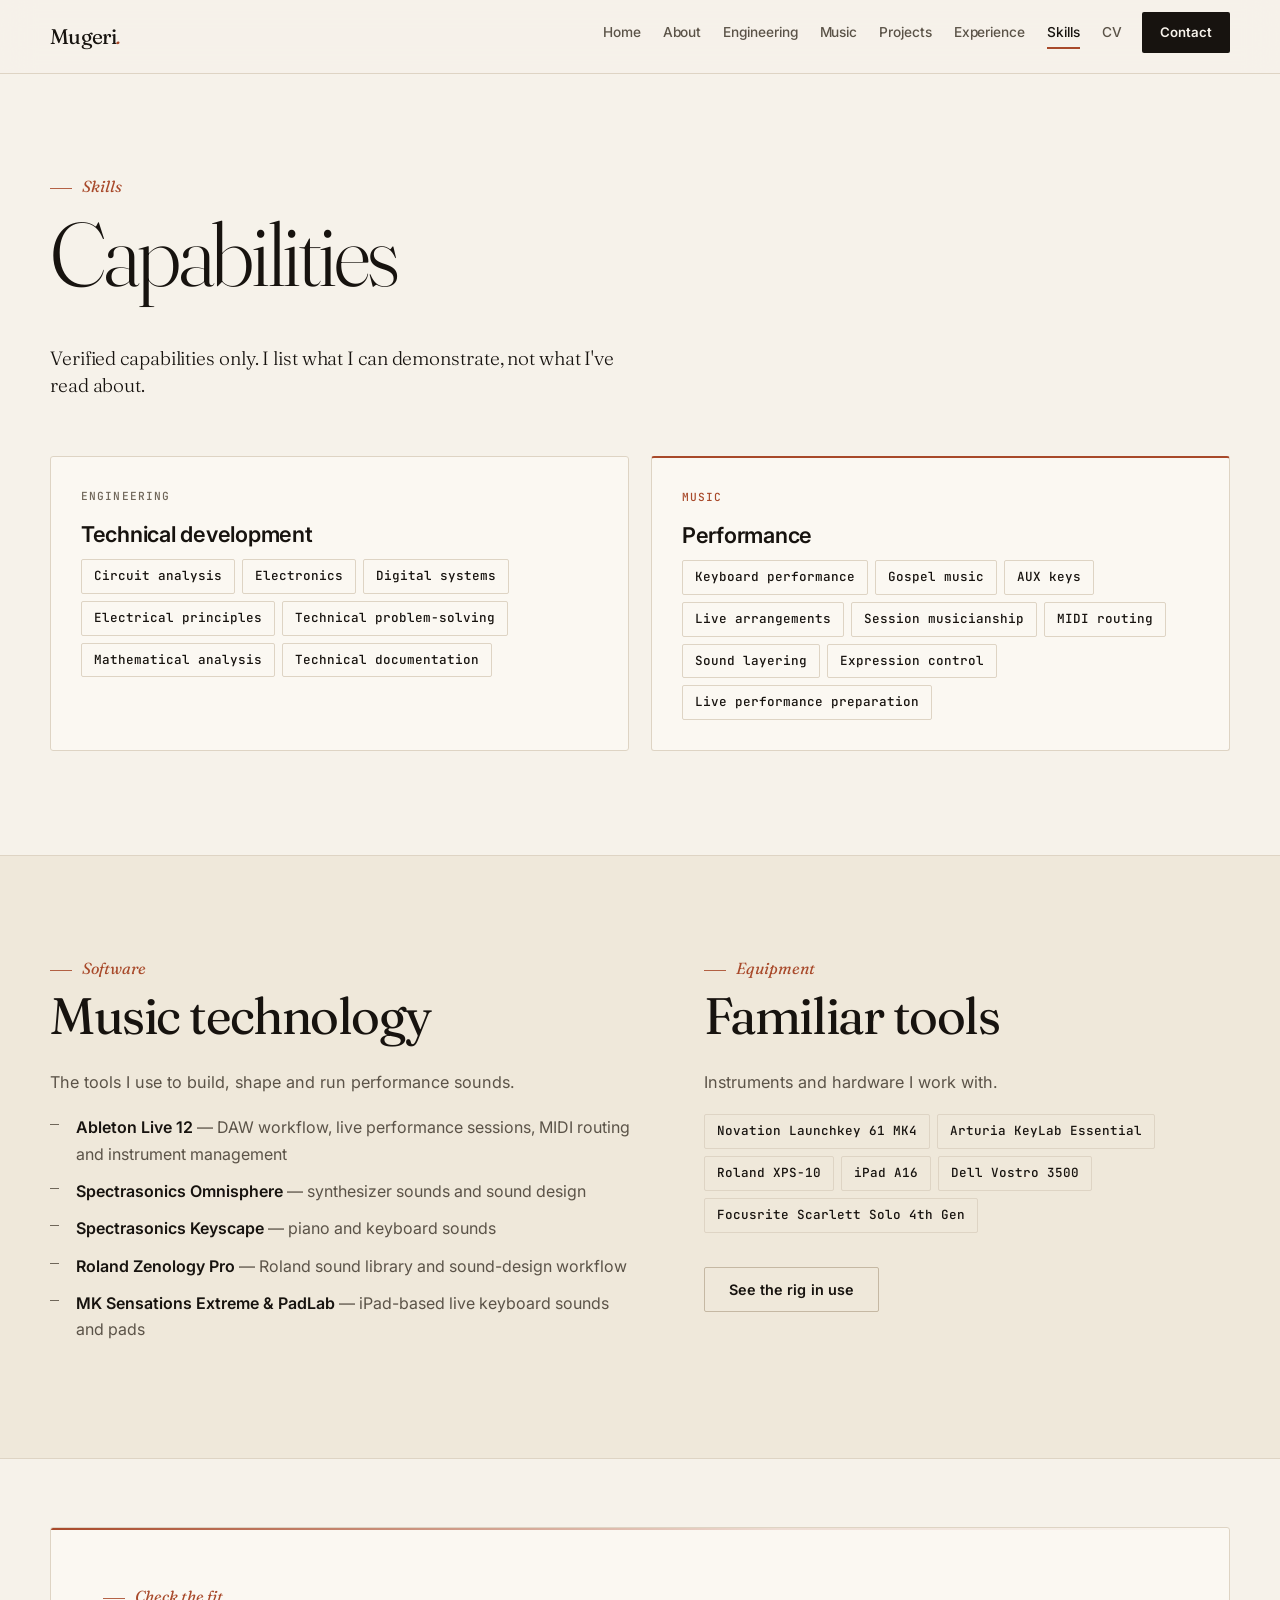
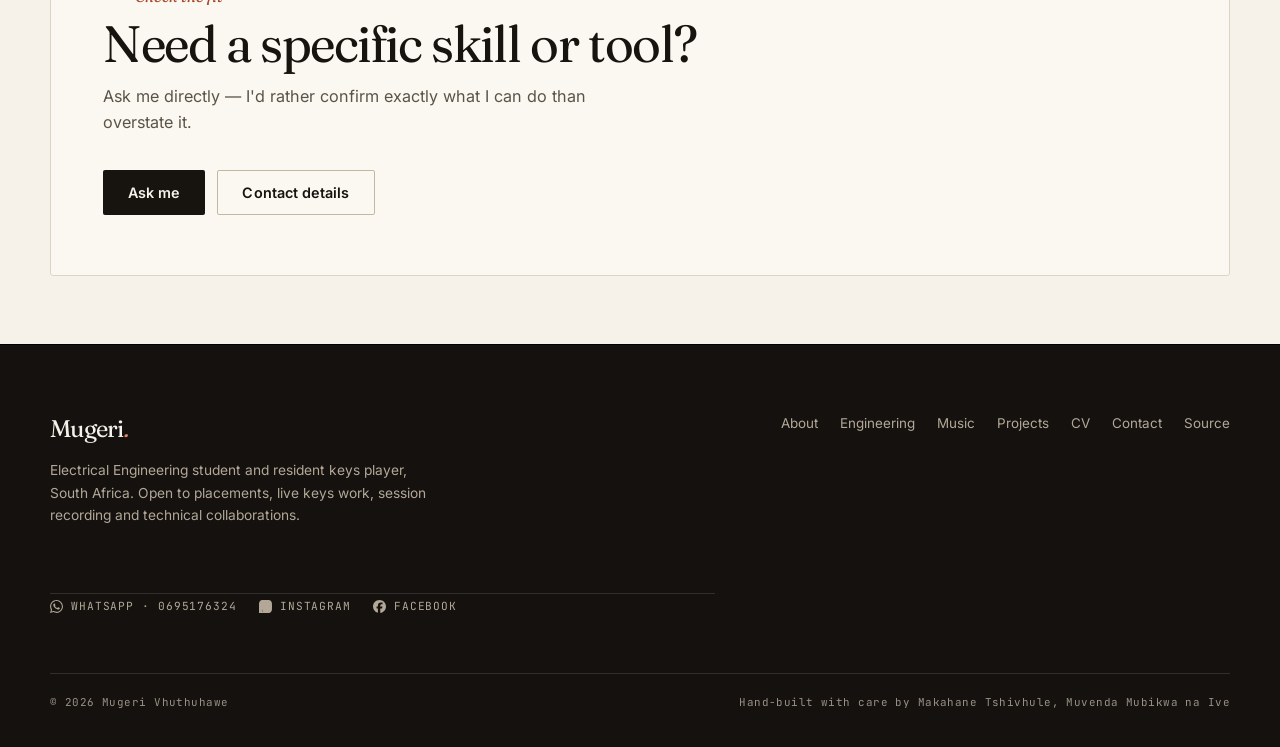
<file: skills.html>
<!DOCTYPE html>
<html lang="en">
<head>
  <meta charset="UTF-8">
  <meta name="viewport" content="width=device-width, initial-scale=1">
  <meta name="description" content="Skills, software and equipment of Mugeri Vhuthuhawe — electrical engineering, keyboard performance and music technology.">
  <title>Skills — Mugeri Vhuthuhawe</title>
  <link rel="preconnect" href="https://fonts.googleapis.com">
  <link rel="preconnect" href="https://fonts.gstatic.com" crossorigin>
  <link href="https://fonts.googleapis.com/css2?family=Fraunces:ital,opsz,wght@0,9..144,300..700;1,9..144,300..700&family=Inter:wght@400;500;600;700&family=JetBrains+Mono:wght@400;500&display=swap" rel="stylesheet">
  <link rel="icon" type="image/svg+xml" href="favicon.svg">
  <link rel="stylesheet" href="css/styles.css?v=9">
  <script src="js/main.js" defer></script>
<link rel="canonical" href="https://mugerivhuthu360-ship-it.github.io/mugeri-portfolio/skills.html">
<meta property="og:title" content="Skills — Mugeri Vhuthuhawe">
<meta property="og:description" content="Skills, software and equipment of Mugeri Vhuthuhawe — electrical engineering, keyboard performance and music technology.">
<meta property="og:type" content="website">
<meta property="og:url" content="https://mugerivhuthu360-ship-it.github.io/mugeri-portfolio/skills.html">
<meta property="og:image" content="https://mugerivhuthu360-ship-it.github.io/mugeri-portfolio/assets/og-image.png">
<meta property="og:image:width" content="1200">
<meta property="og:image:height" content="630">
<meta name="twitter:card" content="summary_large_image">
<meta name="twitter:title" content="Skills — Mugeri Vhuthuhawe">
<meta name="twitter:description" content="Skills, software and equipment of Mugeri Vhuthuhawe — electrical engineering, keyboard performance and music technology."></head>
<body>
  <a class="skip-link" href="#main">Skip to content</a>

  <header class="site-header">
    <div class="container nav">
      <a class="brand" href="index.html">Mugeri<span>.</span></a>
      <button class="nav-toggle" aria-expanded="false" aria-label="Open navigation" aria-controls="site-nav">&#9776;</button>
      <ul class="nav-links" id="site-nav">
        <li><a href="index.html">Home</a></li>
        <li><a href="about.html">About</a></li>
        <li><a href="engineering.html">Engineering</a></li>
        <li><a href="music.html">Music</a></li>
        <li><a href="projects.html">Projects</a></li>
        <li><a href="experience.html">Experience</a></li>
        <li><a href="skills.html" aria-current="page">Skills</a></li>
        <li><a href="cv.html">CV</a></li>
        <li><a class="nav-cta" href="contact.html">Contact</a></li>
      </ul>
    </div>
  </header>

  <main id="main">
    <section class="section">
      <div class="container">
        <div class="section-head">
          <span class="eyebrow">Skills</span>
          <h1>Capabilities</h1>
          <p class="lead">Verified capabilities only. I list what I can demonstrate, not what I've read about.</p>
        </div>
        <div class="grid-2">
          <article class="card">
            <div class="card-num">Engineering</div>
            <h2 class="h3">Technical development</h2>
            <ul class="chip-list">
              <li>Circuit analysis</li>
              <li>Electronics</li>
              <li>Digital systems</li>
              <li>Electrical principles</li>
              <li>Technical problem-solving</li>
              <li>Mathematical analysis</li>
              <li>Technical documentation</li>
            </ul>
          </article>
          <article class="card card--warm">
            <div class="card-num card-num--warm">Music</div>
            <h2 class="h3">Performance</h2>
            <ul class="chip-list">
              <li>Keyboard performance</li>
              <li>Gospel music</li>
              <li>AUX keys</li>
              <li>Live arrangements</li>
              <li>Session musicianship</li>
              <li>MIDI routing</li>
              <li>Sound layering</li>
              <li>Expression control</li>
              <li>Live performance preparation</li>
            </ul>
          </article>
        </div>
      </div>
    </section>

    <section class="section section--soft">
      <div class="container split">
        <div>
          <span class="eyebrow eyebrow--warm">Software</span>
          <h2>Music technology</h2>
          <p>The tools I use to build, shape and run performance sounds.</p>
          <ul class="check-list check-list--warm">
            <li><strong>Ableton Live 12</strong> &mdash; DAW workflow, live performance sessions, MIDI routing and instrument management</li>
            <li><strong>Spectrasonics Omnisphere</strong> &mdash; synthesizer sounds and sound design</li>
            <li><strong>Spectrasonics Keyscape</strong> &mdash; piano and keyboard sounds</li>
            <li><strong>Roland Zenology Pro</strong> &mdash; Roland sound library and sound-design workflow</li>
            <li><strong>MK Sensations Extreme &amp; PadLab</strong> &mdash; iPad-based live keyboard sounds and pads</li>
          </ul>
        </div>
        <div>
          <span class="eyebrow">Equipment</span>
          <h2>Familiar tools</h2>
          <p>Instruments and hardware I work with.</p>
          <ul class="chip-list">
            <li>Novation Launchkey 61 MK4</li>
            <li>Arturia KeyLab Essential</li>
            <li>Roland XPS-10</li>
            <li>iPad A16</li>
            <li>Dell Vostro 3500</li>
            <li>Focusrite Scarlett Solo 4th Gen</li>
          </ul>
          <div class="btn-row">
            <a class="btn btn--ghost" href="projects.html">See the rig in use</a>
          </div>
        </div>
      </div>
    </section>

    <section class="section section--tight">
      <div class="container">
        <div class="cta">
          <span class="eyebrow">Check the fit</span>
          <h2>Need a specific skill or tool?</h2>
          <p>Ask me directly &mdash; I'd rather confirm exactly what I can do than overstate it.</p>
          <div class="btn-row">
            <a class="btn btn--primary" href="mailto:mugerivhuthu360@gmail.com">Ask me</a>
            <a class="btn btn--ghost" href="contact.html">Contact details</a>
          </div>
        </div>
      </div>
    </section>
  </main>

  <footer class="site-footer">
    <div class="container">
      <div class="footer-inner">
        <div>
          <a class="footer-brand" href="index.html">Mugeri<span>.</span></a>
          <p>Electrical Engineering student and resident keys player, South Africa. Open to placements, live keys work, session recording and technical collaborations.</p>
        </div>
        <ul class="footer-links">
          <li><a href="about.html">About</a></li>
          <li><a href="engineering.html">Engineering</a></li>
          <li><a href="music.html">Music</a></li>
          <li><a href="projects.html">Projects</a></li>
          <li><a href="cv.html">CV</a></li>
          <li><a href="contact.html">Contact</a></li>
          <li><a href="https://github.com/mugerivhuthu360-ship-it/mugeri-portfolio" target="_blank" rel="noopener">Source</a></li>
        </ul>
        <ul class="footer-social">
          <li>
            <a href="https://wa.me/27695176324" target="_blank" rel="noopener">
              <svg class="social-icon" viewBox="0 0 24 24" width="13" height="13" fill="currentColor" role="img" aria-hidden="true"><title>WhatsApp</title><path d="M17.472 14.382c-.297-.149-1.758-.867-2.03-.967-.273-.099-.471-.148-.67.15-.197.297-.767.966-.94 1.164-.173.199-.347.223-.644.075-.297-.15-1.255-.463-2.39-1.475-.883-.788-1.48-1.761-1.653-2.059-.173-.297-.018-.458.13-.606.134-.133.298-.347.446-.52.149-.174.198-.298.298-.497.099-.198.05-.371-.025-.52-.075-.149-.669-1.612-.916-2.207-.242-.579-.487-.5-.669-.51-.173-.008-.371-.01-.57-.01-.198 0-.52.074-.792.372-.272.297-1.04 1.016-1.04 2.479 0 1.462 1.065 2.875 1.213 3.074.149.198 2.096 3.2 5.077 4.487.709.306 1.262.489 1.694.625.712.227 1.36.195 1.871.118.571-.085 1.758-.719 2.006-1.413.248-.694.248-1.289.173-1.413-.074-.124-.272-.198-.57-.347m-5.421 7.403h-.004a9.87 9.87 0 01-5.031-1.378l-.361-.214-3.741.982.998-3.648-.235-.374a9.86 9.86 0 01-1.51-5.26c.001-5.45 4.436-9.884 9.888-9.884 2.64 0 5.122 1.03 6.988 2.898a9.825 9.825 0 012.893 6.994c-.003 5.45-4.437 9.884-9.885 9.884m8.413-18.297A11.815 11.815 0 0012.05 0C5.495 0 .16 5.335.157 11.892c0 2.096.547 4.142 1.588 5.945L.057 24l6.305-1.654a11.882 11.882 0 005.683 1.448h.005c6.554 0 11.89-5.335 11.893-11.893a11.821 11.821 0 00-3.48-8.413Z"/></svg>
              WhatsApp &middot; 0695176324
            </a>
          </li>
          <li>
            <a href="https://www.instagram.com/vhuthu125?evlk=aXI0amQ4MGhwamt3" target="_blank" rel="noopener">
              <svg class="social-icon" viewBox="0 0 24 24" width="13" height="13" fill="currentColor" role="img" aria-hidden="true"><title>Instagram</title><path d="M7.0301.084c-1.2768.0602-2.1487.264-2.911.5634-.7888.3075-1.4575.72-2.1228 1.3877-.6652.6677-1.075 1.3368-1.3802 2.127-.2954.7638-.4956 1.6365-.552 2.914-.0564 1.2775-.0689 1.6882-.0626 4.947.0062 3.2586.0206 3.6671.0825 4.9473.061 1.2765.264 2.1482.5635 2.9107.308.7889.72 1.4573 1.388 2.1228.6679.6655 1.3365 1.0743 2.1285 1.38.7632.295 1.6361.4961 2.9134.552 1.2773.056 1.6884.069 4.9462.0627 3.2578-.0062 3.668-.0207 4.9478-.0814 1.28-.0607 2.147-.2652 2.9098-.5633.7889-.3086 1.4578-.72 2.1228-1.3881.665-.6682 1.0745-1.3378 1.3795-2.1284.2957-.7632.4966-1.636.552-2.9124.056-1.2809.0692-1.6898.063-4.948-.0063-3.2583-.021-3.6668-.0817-4.9465-.0607-1.2797-.264-2.1487-.5633-2.9117-.3084-.7889-.72-1.4568-1.3876-2.1228C21.2982 1.33 20.628.9208 19.8378.6165 19.074.321 18.2017.1197 16.9244.0645 15.6471.0093 15.236-.005 11.977.0014 8.718.0076 8.31.0215 7.0301.0839m.1402 21.6932c-1.17-.0509-1.8053-.2453-2.2287-.408-.5606-.216-.96-.4771-1.3819-.895-.422-.4178-.6811-.8186-.9-1.378-.1644-.4234-.3624-1.058-.4171-2.228-.0595-1.2645-.072-1.6442-.079-4.848-4.848.007-3.2037.0053-3.5835.0607-4.848.05-1.169.2456-1.8053.408-2.2282.216-.5613.4762-.96.895-1.3816.4188-.4217.8184-.6814 1.3783-.9003.423-.1651 1.0575-.3614 2.227-.4171 1.2655-.06 1.6447-.072 4.848-.079 3.2033-.007 3.5835.005 4.8495.0608 1.169.0508 1.8053.2445 2.228.408.5608.216.96.4754 1.3816.895.4217.4194.6816.8176.9005 1.3787.1653.4217.3617 1.056.4169 2.2263.0602 1.2655.0739 1.645.0796 4.848.0058 3.203-.0055 3.5834-.061 4.848-.051 1.17-.245 1.8055-.408 2.2294-.216.5604-.4763.96-.8954 1.3814-.419.4215-.8181.6811-1.3783.9-.4224.1649-1.0577.3617-2.2262.4174-1.2656.0595-1.6448.072-4.8493.079-3.2045.007-3.5825-.006-4.848-.0608M16.953 5.5864A1.44 1.44 0 1 0 18.39 4.144a1.44 1.44 0 0 0-1.437 1.4424M5.8385 12.012c.0067 3.4032 2.7706 6.1557 6.173 6.1493 3.4026-.0065 6.157-2.7701 6.1506-6.1733-.0065-3.4032-2.771-6.1565-6.174-6.1498-3.403.0067-6.156 2.771-6.1496 6.1738M8 12.0077a4 4 0 1 1 4.008 3.9921A3.9996 3.9996 0 0 1 8 12.0077"/></svg>
              Instagram
            </a>
          </li>
          <li>
            <a href="https://www.facebook.com/IG.Manp11" target="_blank" rel="noopener">
              <svg class="social-icon" viewBox="0 0 24 24" width="13" height="13" fill="currentColor" role="img" aria-hidden="true"><title>Facebook</title><path d="M9.101 23.691v-7.98H6.627v-3.667h2.474v-1.58c0-4.085 1.848-5.978 5.858-5.978.401 0 .955.042 1.468.103a8.68 8.68 0 0 1 1.141.195v3.325a8.623 8.623 0 0 0-.653-.036 26.805 26.805 0 0 0-.733-.009c-.707 0-1.259.096-1.675.309a1.686 1.686 0 0 0-.679.622c-.258.42-.374.995-.374 1.752v1.297h3.919l-.386 2.103-.287 1.564h-3.246v8.245C19.396 23.238 24 18.179 24 12.044c0-6.627-5.373-12-12-12s-12 5.373-12 12c0 5.628 3.874 10.35 9.101 11.647Z"/></svg>
              Facebook
            </a>
          </li>
        </ul>
      </div>
      <div class="footer-colophon">
        <span>&copy; <span data-year>2026</span> Mugeri Vhuthuhawe</span>
        <span>Hand-built with care by Makahane Tshivhule, Muvenda Mubikwa na Ive</span>
      </div>
    </div>
  </footer>
</body>
</html>
</file>
<file: css/styles.css>
/* ============================================================
   Mugeri Vhuthuhawe — Portfolio
   styles.css — "Paper & Stage"

   Two materials, one system:
   · PAPER  — warm, printed, quiet. Engineering, credentials, reading.
   · STAGE  — near-black, lit, high contrast. Performance and media.

   Type: Fraunces (display) · Inter (body) · JetBrains Mono (data)
   ============================================================ */

:root {
  /* paper */
  --bg: #f6f2ea;
  --bg-soft: #efe8da;
  --surface: #fbf8f2;
  --surface-2: #f2ebdf;
  --border: #ded4c4;
  --border-strong: #c5b8a3;

  /* ink */
  --text: #17130f;
  --muted: #5b5348;
  --muted-2: #6f6659;

  /* copper */
  --accent: #a8492a;
  --accent-hover: #8f3c21;
  --accent-soft: rgba(168, 73, 42, 0.1);
  --accent-glow: rgba(168, 73, 42, 0.3);

  /* stage */
  --stage: #14110f;
  --stage-2: #1d1815;
  --stage-line: rgba(245, 240, 232, 0.13);
  --on-stage: #f5f0e8;
  --stage-muted: #b3a897;
  --stage-accent: #e08a63;

  /* structure */
  --radius: 3px;
  --radius-sm: 2px;
  --radius-lg: 4px;
  --shadow: 0 30px 70px rgba(23, 19, 15, 0.14);
  --shadow-soft: 0 10px 30px rgba(23, 19, 15, 0.08);
  --max: 1180px;
  --measure: 64ch;
  --nav-h: 74px;

  --font-display: "Fraunces", "Iowan Old Style", "Times New Roman", serif;
  --font-body: "Inter", "Segoe UI", system-ui, -apple-system, sans-serif;
  --font-mono: "JetBrains Mono", ui-monospace, "SFMono-Regular", monospace;

  --ease: cubic-bezier(.2, .6, .3, 1);
}

* { box-sizing: border-box; }

html {
  scroll-behavior: smooth;
  scroll-padding-top: calc(var(--nav-h) + 24px);
  overflow-x: clip;
  background: var(--bg);
}

body {
  margin: 0;
  background: var(--bg);
  color: var(--text);
  font-family: var(--font-body);
  font-size: 16px;
  line-height: 1.65;
  -webkit-font-smoothing: antialiased;
  text-rendering: optimizeLegibility;
  overflow-x: clip;
}

/* faint print grain / plate lines */
body::before {
  content: "";
  position: fixed;
  inset: 0;
  pointer-events: none;
  z-index: 0;
  background-image: radial-gradient(rgba(23, 19, 15, 0.055) 0.6px, transparent 0.6px);
  background-size: 4px 4px;
  opacity: 0.55;
  mix-blend-mode: multiply;
}

img, video { max-width: 100%; display: block; }

a {
  color: var(--accent);
  text-decoration: none;
  text-underline-offset: 0.18em;
  text-decoration-thickness: 1px;
  transition: color 0.18s var(--ease);
}
a:hover { color: var(--accent-hover); text-decoration: underline; }

p { margin: 0 0 1.15em; color: var(--muted); text-wrap: pretty; }
ul, ol { color: var(--muted); padding-left: 1.25em; }
li { margin-bottom: 0.5em; }
strong { color: var(--text); font-weight: 600; }

h1, h2, h3, h4 {
  font-family: var(--font-display);
  font-weight: 400;
  line-height: 1.03;
  margin: 0 0 0.5em;
  letter-spacing: -0.028em;
  color: var(--text);
  overflow-wrap: break-word;
  min-width: 0;
  text-wrap: balance;
  font-variation-settings: "SOFT" 0, "WONK" 0;
}
h1 { font-size: clamp(2.9rem, 7vw, 6rem); font-weight: 300; letter-spacing: -0.038em; }
h2 { font-size: clamp(1.9rem, 4vw, 3.3rem); }
h3 { font-size: clamp(1.15rem, 1.7vw, 1.4rem); font-family: var(--font-body); font-weight: 600; letter-spacing: -0.012em; line-height: 1.28; }
h4 { font-size: 1.02rem; font-family: var(--font-body); font-weight: 600; }
p { font-size: 1.015rem; }

::selection { background: var(--accent); color: var(--bg); }

:focus-visible {
  outline: 2px solid var(--accent);
  outline-offset: 3px;
  border-radius: 2px;
}

.skip-link {
  position: absolute;
  left: -9999px;
  top: 0;
  z-index: 1000;
  background: var(--text);
  color: var(--bg);
  padding: 12px 18px;
  font-weight: 600;
  font-family: var(--font-mono);
  font-size: 0.8rem;
}
.skip-link:focus { left: 12px; top: 12px; }

.visually-hidden {
  position: absolute;
  width: 1px;
  height: 1px;
  padding: 0;
  margin: -1px;
  overflow: hidden;
  clip: rect(0 0 0 0);
  clip-path: inset(50%);
  white-space: nowrap;
  border: 0;
}

/* ---------- Layout ---------- */
.container { width: min(100% - 48px, var(--max)); margin-inline: auto; }
.section { padding: 104px 0; position: relative; }
.section--tight { padding: 68px 0; }
.section--soft {
  background: var(--bg-soft);
  border-top: 1px solid var(--border);
  border-bottom: 1px solid var(--border);
}
.section-head { max-width: var(--measure); margin-bottom: 56px; }
.section-head p { font-size: 1.08rem; }
.section-head .lede,
.section-head .lead,
.lede,
.lead {
  font-size: 1.2rem;
  color: var(--text);
  font-family: var(--font-display);
  font-weight: 300;
  line-height: 1.42;
  letter-spacing: -0.005em;
  max-width: 66ch;
}

.split {
  display: grid;
  grid-template-columns: 1.05fr 0.95fr;
  gap: 72px;
  align-items: start;
}
.grid-2, .grid-3, .grid-4 { display: grid; gap: 22px; }
.grid-2 { grid-template-columns: repeat(2, minmax(0, 1fr)); }
.grid-3 { grid-template-columns: repeat(3, minmax(0, 1fr)); }
.grid-4 { grid-template-columns: repeat(4, minmax(0, 1fr)); }

/* section label — a printed byline, not a tracked cap */
.eyebrow {
  display: block;
  font-family: var(--font-display);
  font-style: italic;
  font-size: 1rem;
  font-weight: 400;
  letter-spacing: 0;
  color: var(--accent);
  margin-bottom: 14px;
  line-height: 1;
}
.eyebrow::before {
  content: "";
  display: inline-block;
  width: 22px;
  height: 1px;
  background: currentColor;
  vertical-align: middle;
  margin-right: 10px;
  opacity: 0.85;
}
.eyebrow--warm { color: var(--accent); }

/* ---------- Header ---------- */
.site-header {
  position: sticky;
  top: 0;
  z-index: 100;
  height: var(--nav-h);
  background: rgba(246, 242, 234, 0.86);
  backdrop-filter: blur(16px) saturate(130%);
  -webkit-backdrop-filter: blur(16px) saturate(130%);
  border-bottom: 1px solid var(--border);
}
.nav {
  height: 100%;
  display: flex;
  align-items: center;
  justify-content: space-between;
  gap: 20px;
}
.brand {
  font-family: var(--font-display);
  font-weight: 400;
  font-size: 1.32rem;
  letter-spacing: -0.03em;
  color: var(--text);
  flex-shrink: 0;
  line-height: 1;
}
.brand span { color: var(--accent); font-style: italic; }
.brand:hover { color: var(--text); text-decoration: none; }

.nav-toggle {
  display: none;
  background: transparent;
  border: 1px solid var(--border-strong);
  color: var(--text);
  width: 44px;
  height: 44px;
  border-radius: var(--radius-sm);
  font-size: 1.1rem;
  cursor: pointer;
}
.nav-links {
  display: flex;
  align-items: center;
  gap: 0;
  list-style: none;
  margin: 0;
  padding: 0;
  flex-wrap: wrap;
}
.nav-links a {
  display: block;
  padding: 8px 11px;
  color: var(--muted);
  font-size: 0.855rem;
  font-weight: 500;
  letter-spacing: -0.005em;
  border-radius: var(--radius-sm);
  transition: color 0.16s var(--ease), background 0.16s var(--ease);
}
.nav-links a:hover { color: var(--text); background: rgba(23, 19, 15, 0.045); text-decoration: none; }
.nav-links a[aria-current="page"] { color: var(--text); }
.nav-links a[aria-current="page"]::after {
  content: "";
  display: block;
  height: 2px;
  background: var(--accent);
  margin-top: 3px;
  margin-bottom: -5px;
}
.nav-cta {
  background: var(--text) !important;
  color: var(--bg) !important;
  padding: 10px 18px !important;
  border-radius: var(--radius-sm);
  font-weight: 600 !important;
  font-size: 0.83rem !important;
  margin-left: 10px;
  letter-spacing: 0.01em;
}
.nav-cta:hover { background: var(--accent) !important; color: var(--bg) !important; }

/* ---------- Buttons ---------- */
.btn {
  display: inline-flex;
  align-items: center;
  justify-content: center;
  gap: 10px;
  padding: 13px 24px;
  border-radius: var(--radius-sm);
  font-weight: 600;
  font-size: 0.9rem;
  letter-spacing: 0.005em;
  border: 1px solid transparent;
  transition: background 0.2s var(--ease), border-color 0.2s var(--ease), color 0.2s var(--ease), transform 0.2s var(--ease);
  font-family: var(--font-body);
  cursor: pointer;
  line-height: 1.2;
}
.btn:hover { transform: translateY(-1px); text-decoration: none; }
.btn--primary { background: var(--text); color: var(--bg); }
.btn--primary:hover { background: var(--accent); color: var(--bg); }
.btn--warm { background: var(--accent); color: #fff; }
.btn--warm:hover { background: var(--accent-hover); color: #fff; }
.btn--ghost { border-color: var(--border-strong); color: var(--text); background: transparent; }
.btn--ghost:hover { border-color: var(--text); color: var(--text); background: rgba(23, 19, 15, 0.03); }
.btn-row { display: flex; flex-wrap: wrap; gap: 12px; margin-top: 34px; }

/* ---------- Hero ---------- */
.hero {
  position: relative;
  padding: 92px 0 84px;
  border-bottom: 1px solid var(--border);
  overflow: hidden;
}
.hero::after {
  content: "";
  position: absolute;
  right: -12%;
  top: -40%;
  width: 62vw;
  height: 62vw;
  background: radial-gradient(circle, rgba(168, 73, 42, 0.09), transparent 62%);
  pointer-events: none;
}
.hero-inner {
  display: grid;
  grid-template-columns: 1.12fr 0.88fr;
  gap: 72px;
  align-items: end;
  position: relative;
  z-index: 1;
}
.hero h1 { margin-bottom: 22px; }
.hero h1 .name { display: block; }
.hero h1 .name em { font-style: italic; font-weight: 300; }
.hero h1 .title {
  display: block;
  font-family: var(--font-body);
  font-size: clamp(0.98rem, 1.5vw, 1.12rem);
  font-weight: 500;
  color: var(--muted);
  letter-spacing: 0;
  margin-top: 22px;
  font-style: normal;
  max-width: 48ch;
  line-height: 1.55;
}
.hero .lede {
  max-width: 50ch;
  font-size: 1.22rem;
  color: var(--text);
  font-family: var(--font-display);
  font-weight: 300;
  line-height: 1.4;
}
.hero-tags { display: flex; flex-wrap: wrap; gap: 7px; margin-top: 30px; }
.tag {
  border: 1px solid var(--border-strong);
  background: transparent;
  color: var(--muted);
  padding: 6px 12px;
  border-radius: var(--radius-sm);
  font-size: 0.72rem;
  font-weight: 500;
  font-family: var(--font-mono);
  letter-spacing: 0.01em;
  white-space: nowrap;
}
.tag--accent { border-color: rgba(168, 73, 42, 0.45); color: var(--accent); background: var(--accent-soft); }
.tag--warm { border-color: var(--border-strong); color: var(--muted); }

.hero-visual { display: grid; gap: 14px; position: relative; }
.hero-photo {
  border-radius: var(--radius-lg);
  overflow: hidden;
  border: 1px solid var(--border);
  box-shadow: var(--shadow);
  background: var(--surface);
  aspect-ratio: 4 / 5;
  position: relative;
}
.hero-photo::after {
  content: "";
  position: absolute;
  inset: 0;
  box-shadow: inset 0 0 0 1px rgba(255, 255, 255, 0.1);
  pointer-events: none;
  border-radius: var(--radius-lg);
}
.hero-photo img { width: 100%; height: 100%; object-fit: cover; filter: saturate(0.92) contrast(1.02); }
.hero-note {
  font-size: 0.74rem;
  color: var(--muted-2);
  font-family: var(--font-mono);
  letter-spacing: 0.01em;
  padding-left: 2px;
  margin: 0;
}
.hero-note::before { content: "— "; color: var(--accent); }

/* hero meta strip */
.hero-meta {
  display: flex;
  flex-wrap: wrap;
  gap: 8px 26px;
  margin-top: 44px;
  padding-top: 18px;
  border-top: 1px solid var(--border);
  font-family: var(--font-mono);
  font-size: 0.72rem;
  letter-spacing: 0.03em;
  color: var(--muted-2);
}
.hero-meta span { display: inline-flex; align-items: center; gap: 7px; }
.hero-meta .dot {
  width: 6px; height: 6px; border-radius: 50%;
  background: var(--accent);
  flex: none;
}

/* ---------- Cards ---------- */
.card {
  background: var(--surface);
  border: 1px solid var(--border);
  border-radius: var(--radius);
  padding: 30px;
  transition: border-color 0.22s var(--ease), background 0.22s var(--ease);
  position: relative;
}
.card:hover { border-color: var(--border-strong); }
.card h3 { margin-bottom: 10px; }

/* Heading-level-2 element that keeps third-level type.
   Used where a card or timeline sits directly under the h1. */
.h3 {
  font-family: var(--font-body);
  font-size: clamp(1.15rem, 1.7vw, 1.4rem);
  font-weight: 600;
  letter-spacing: -0.012em;
  line-height: 1.28;
  color: var(--text);
  margin: 0 0 10px;
}
.section--stage .h3 { color: var(--on-stage); }
.timeline-item .h3 { margin-bottom: 5px; }
.contact-row .h3 { font-size: 0.92rem; margin: 0 0 3px; }
.card p:last-child { margin-bottom: 0; }
.card--warm { border-top: 2px solid var(--accent); }

.card-num {
  font-size: 0.7rem;
  font-weight: 500;
  letter-spacing: 0.1em;
  color: var(--muted-2);
  margin-bottom: 16px;
  font-family: var(--font-mono);
  text-transform: uppercase;
}
.card-num--warm { color: var(--accent); }

.pillar { border-top: 1px solid var(--border); }
.pillar--music { border-top-color: var(--accent); }
.pillar .icon {
  font-size: 1.3rem;
  margin-bottom: 18px;
  display: block;
  color: var(--accent);
  font-family: var(--font-mono);
  line-height: 1;
}
.pillar .icon svg { width: 21px; height: 21px; display: block; }

/* ---------- Stats ---------- */
.stat {
  border-left: 1px solid var(--accent);
  padding-left: 18px;
}
.stat--warm { border-left-color: var(--border-strong); }
.stat .value {
  display: block;
  font-family: var(--font-display);
  font-size: clamp(1.9rem, 2.6vw, 2.4rem);
  font-weight: 300;
  color: var(--text);
  line-height: 1.05;
  letter-spacing: -0.035em;
}
.stat .label { font-size: 0.84rem; color: var(--muted); margin-top: 7px; display: block; line-height: 1.5; }

/* ---------- Lists ---------- */
.check-list { list-style: none; padding: 0; margin: 0; }
.check-list li { position: relative; padding-left: 26px; margin-bottom: 11px; }
.check-list li::before {
  content: "";
  position: absolute;
  left: 0;
  top: 0.62em;
  width: 9px;
  height: 1px;
  background: var(--accent);
}
.check-list--warm li::before { background: var(--muted-2); }

.chip-list { display: flex; flex-wrap: wrap; gap: 7px; list-style: none; padding: 0; margin: 0; }
.chip-list li {
  margin: 0;
  background: transparent;
  border: 1px solid var(--border);
  color: var(--text);
  padding: 6px 12px;
  border-radius: var(--radius-sm);
  font-size: 0.79rem;
  font-weight: 500;
  font-family: var(--font-mono);
}

/* ---------- Media ---------- */
.media-grid { display: grid; grid-template-columns: repeat(3, minmax(0, 1fr)); gap: 14px; }
.media-item {
  position: relative;
  border-radius: var(--radius-sm);
  overflow: hidden;
  border: 1px solid var(--border);
  background: #1b1613;
  aspect-ratio: 16 / 10;
  margin: 0;
}
.media-item img, .media-item video {
  width: 100%;
  height: 100%;
  object-fit: cover;
  transition: transform 0.5s var(--ease), filter 0.5s var(--ease);
}
.media-item:hover img, .media-item:hover video { transform: scale(1.025); }
.media-item figcaption {
  position: absolute;
  inset: auto 0 0 0;
  padding: 34px 13px 11px;
  background: linear-gradient(transparent 0%, rgba(12, 10, 9, 0.5) 38%, rgba(12, 10, 9, 0.93) 100%);
  font-size: 0.72rem;
  color: #fff;
  font-family: var(--font-mono);
  letter-spacing: 0.02em;
  pointer-events: none;
  z-index: 2;
}
.play-badge {
  position: absolute;
  top: 9px;
  left: 9px;
  background: rgba(12, 10, 9, 0.82);
  border: 1px solid rgba(255, 255, 255, 0.16);
  color: #f0e9df;
  font-size: 0.63rem;
  font-weight: 500;
  padding: 3px 8px;
  border-radius: 2px;
  letter-spacing: 0.12em;
  font-family: var(--font-mono);
  z-index: 2;
}
.photo-grid { display: grid; grid-template-columns: repeat(4, minmax(0, 1fr)); gap: 10px; }
.photo-grid figure { margin: 0; }
.photo-grid .media-item { aspect-ratio: 1 / 1; }

/* video tiles: caption sits under the frame, never over native controls */
.media-item:has(video) {
  aspect-ratio: auto;
  display: flex;
  flex-direction: column;
  overflow: visible;
  border: 0;
  background: transparent;
}
.media-item:has(video) video {
  aspect-ratio: 16 / 10;
  width: 100%;
  height: auto;
  border: 1px solid var(--border);
  border-radius: var(--radius-sm);
  background: #000;
}
.media-item:has(video):hover video { transform: none; }
.media-item:has(video) figcaption {
  position: static;
  padding: 8px 0 0;
  background: none;
  color: var(--muted);
  font-size: 0.72rem;
}
.section--stage .media-item:has(video) video { border-color: var(--stage-line); }
.section--stage .media-item:has(video) figcaption { color: var(--stage-muted); }

figure { margin: 0; }

/* ---------- Timeline ---------- */
.timeline { position: relative; padding-left: 26px; }
.timeline::before {
  content: "";
  position: absolute;
  left: 4px;
  top: 10px;
  bottom: 10px;
  width: 1px;
  background: var(--border-strong);
}
.timeline-item { position: relative; margin-bottom: 38px; }
.timeline-item::before {
  content: "";
  position: absolute;
  left: -26px;
  top: 9px;
  width: 9px;
  height: 9px;
  border-radius: 50%;
  background: var(--bg);
  border: 1px solid var(--accent);
}
.timeline-item--warm::before { border-color: var(--muted-2); }
.timeline-item h3 { margin-bottom: 5px; }
.timeline-item .meta {
  font-size: 0.72rem;
  color: var(--accent);
  font-weight: 500;
  margin-bottom: 10px;
  font-family: var(--font-mono);
  letter-spacing: 0.06em;
  text-transform: uppercase;
}
.timeline-item--warm .meta { color: var(--muted-2); }

/* ---------- Projects ---------- */
.project { padding: 0; overflow: hidden; }
.project-grid { display: grid; grid-template-columns: 1fr 1fr; gap: 0; align-items: stretch; }
.project-grid > div { padding: 44px 40px; }
.project-grid > video,
.project-grid > img { height: 100%; min-height: 340px; }
.project--reverse .project-grid > div:first-child { order: 2; }
.project .label {
  font-size: 0.7rem;
  font-weight: 500;
  letter-spacing: 0.12em;
  text-transform: uppercase;
  color: var(--accent);
  margin-bottom: 14px;
  font-family: var(--font-mono);
  display: block;
}
.project--eng .label { color: var(--muted-2); }
.project video, .project img {
  width: 100%;
  border: 0;
  object-fit: cover;
  background: #1b1613;
}

/* ---------- Stage sections ---------- */
.section--stage {
  background: var(--stage);
  color: var(--on-stage);
  border-top: 1px solid #000;
  border-bottom: 1px solid #000;
}
.section--stage h1, .section--stage h2, .section--stage h3, .section--stage h4 { color: var(--on-stage); }
.section--stage p, .section--stage li { color: var(--stage-muted); }
.section--stage strong { color: var(--on-stage); }
.section--stage a { color: var(--stage-accent); }
.section--stage a:hover { color: #f0a884; }
.section--stage .eyebrow { color: var(--stage-accent); }
.section--stage .lede { color: var(--on-stage); }
.section--stage .card,
.section--stage .cta {
  background: var(--stage-2);
  border-color: var(--stage-line);
}
.section--stage .card:hover { border-color: rgba(224, 138, 99, 0.5); }
.section--stage .card-num { color: var(--stage-muted); }
.section--stage .card-num--warm { color: var(--stage-accent); }
.section--stage .chip-list li,
.section--stage .tag {
  border-color: rgba(245, 240, 232, 0.22);
  color: var(--on-stage);
  background: transparent;
}
.section--stage .media-item { border-color: var(--stage-line); background: #0c0a09; }
.section--stage .check-list li::before { background: var(--stage-accent); }
.section--stage .btn--ghost { border-color: rgba(245, 240, 232, 0.3); color: var(--on-stage); }
.section--stage .btn--ghost:hover { border-color: var(--stage-accent); color: var(--stage-accent); background: rgba(255, 255, 255, 0.04); }
.section--stage .btn--primary { background: var(--on-stage); color: var(--stage); }
.section--stage .btn--primary:hover { background: var(--stage-accent); color: var(--stage); }
.section--stage .btn--warm { background: var(--stage-accent); color: var(--stage); }
.section--stage .btn--warm:hover { background: #f0a884; color: var(--stage); }

/* ---------- CTA ---------- */
.cta {
  background: var(--surface);
  border: 1px solid var(--border);
  border-radius: var(--radius);
  padding: 60px 52px;
  position: relative;
  overflow: hidden;
}
.cta::before {
  content: "";
  position: absolute;
  top: 0; left: 0; right: 0;
  height: 2px;
  background: linear-gradient(90deg, var(--accent), rgba(168, 73, 42, 0.15) 62%, transparent);
}
.cta h2 { margin-bottom: 12px; max-width: 24ch; }
.cta p { max-width: 54ch; }
.cta .btn-row { justify-content: flex-start; }

/* ---------- Contact ---------- */
.contact-card {
  background: var(--surface);
  border: 1px solid var(--border);
  border-radius: var(--radius);
  padding: 6px 30px;
}
.contact-row {
  display: flex;
  gap: 18px;
  align-items: flex-start;
  padding: 20px 0;
  border-bottom: 1px solid var(--border);
}
.contact-row:last-child { border-bottom: 0; }
.contact-icon {
  flex: 0 0 38px;
  height: 38px;
  border-radius: var(--radius-sm);
  background: transparent;
  border: 1px solid var(--border-strong);
  color: var(--accent);
  display: grid;
  place-items: center;
  font-weight: 500;
  font-family: var(--font-mono);
  font-size: 0.72rem;
  letter-spacing: 0.02em;
}
.contact-row h3 { font-size: 0.92rem; margin: 0 0 3px; font-weight: 600; }
.contact-row p { margin: 0; font-size: 0.92rem; word-break: break-word; }

/* form fields */
.contact-card input,
.contact-card select,
.contact-card textarea {
  width: 100%;
  font-family: var(--font-body);
  font-size: 0.95rem;
  color: var(--text);
  background: var(--bg);
  border: 1px solid var(--border-strong);
  border-radius: var(--radius-sm);
  padding: 11px 12px;
  transition: border-color 0.18s var(--ease), background 0.18s var(--ease);
}
.contact-card input:hover,
.contact-card select:hover,
.contact-card textarea:hover { border-color: var(--muted-2); }
.contact-card input:focus-visible,
.contact-card select:focus-visible,
.contact-card textarea:focus-visible {
  outline: 2px solid var(--accent);
  outline-offset: 1px;
  border-color: var(--accent);
}
.contact-card label { font-size: 0.8rem; letter-spacing: 0.02em; }
.contact-card textarea { resize: vertical; min-height: 120px; }
.contact-form { max-width: 640px; padding: 6px 30px 22px; }
.contact-form .contact-row { flex-direction: column; align-items: stretch; gap: 6px; }
.contact-form label { color: var(--text); font-weight: 600; }

/* ---------- Footer ---------- */
.site-footer {
  background: var(--stage);
  color: var(--on-stage);
  padding: 64px 0 36px;
  border-top: 1px solid #000;
  position: relative;
}
.footer-inner {
  display: grid;
  grid-template-columns: 1.4fr 1fr;
  gap: 40px;
  align-items: start;
}
.footer-brand {
  font-family: var(--font-display);
  font-size: 1.5rem;
  letter-spacing: -0.03em;
  color: var(--on-stage);
  margin-bottom: 10px;
  display: inline-block;
}
.footer-brand span { color: var(--stage-accent); font-style: italic; }
.footer-inner p { margin: 0; font-size: 0.86rem; color: var(--stage-muted); max-width: 44ch; }
.footer-links { display: flex; flex-wrap: wrap; gap: 8px 22px; list-style: none; padding: 0; margin: 0; justify-content: flex-end; }
.footer-links a { color: var(--stage-muted); font-size: 0.84rem; }
.footer-links a:hover { color: var(--on-stage); text-decoration: none; }
.footer-social {
  list-style: none;
  margin: 26px 0 0;
  padding: 0;
  border-top: 1px solid var(--stage-line);
  display: flex;
  flex-wrap: wrap;
  gap: 10px 22px;
}
.footer-social a {
  font-family: var(--font-mono);
  font-size: 0.7rem;
  letter-spacing: 0.08em;
  text-transform: uppercase;
  color: var(--stage-muted);
  display: inline-flex;
  align-items: center;
  gap: 8px;
}
.footer-social a:hover { color: var(--on-stage); text-decoration: none; }
.footer-social .social-icon { width: 13px; height: 13px; flex: none; }
.footer-colophon {
  font-family: var(--font-mono);
  font-size: 0.68rem;
  color: #9b9184;
  letter-spacing: 0.04em;
  margin-top: 44px;
  padding-top: 20px;
  border-top: 1px solid var(--stage-line);
  display: flex;
  justify-content: space-between;
  flex-wrap: wrap;
  gap: 12px;
}

/* ---------- Marquee ---------- */
.marquee {
  overflow: hidden;
  border-bottom: 1px solid var(--border);
  padding: 16px 0;
  background: var(--bg-soft);
}
.marquee-track {
  display: flex;
  gap: 44px;
  white-space: nowrap;
  width: max-content;
  animation: marquee 52s linear infinite;
  font-family: var(--font-display);
  font-size: 1.45rem;
  font-weight: 300;
  color: var(--muted-2);
  font-style: italic;
}
.marquee-track span { display: inline-block; }
.marquee-track span::after { content: "·"; color: var(--accent); margin-left: 44px; font-style: normal; }
@keyframes marquee { from { transform: translateX(0); } to { transform: translateX(-50%); } }

/* ---------- Pull quote ---------- */
.pull-quote {
  font-family: var(--font-display);
  font-size: clamp(1.6rem, 3vw, 2.4rem);
  font-weight: 300;
  line-height: 1.25;
  color: var(--text);
  border-left: 2px solid var(--accent);
  padding-left: 28px;
  margin: 0;
  max-width: 28ch;
  font-style: italic;
}
.pull-quote cite {
  display: block;
  margin-top: 18px;
  font-family: var(--font-mono);
  font-size: 0.74rem;
  color: var(--muted-2);
  font-style: normal;
  letter-spacing: 0.04em;
}

/* ---------- Bento ---------- */
.bento { display: grid; grid-template-columns: repeat(6, minmax(0, 1fr)); gap: 14px; }
.bento > * { grid-column: span 2; }
.bento .bento-wide { grid-column: span 4; }
.bento .bento-tall { grid-row: span 2; }
.bento .bento-cell {
  background: var(--surface);
  border: 1px solid var(--border);
  border-radius: var(--radius);
  padding: 26px;
  display: flex;
  flex-direction: column;
  justify-content: space-between;
  min-height: 176px;
  transition: border-color 0.22s var(--ease);
}
.bento .bento-cell:hover { border-color: var(--border-strong); }
.bento .bento-cell .num {
  font-family: var(--font-display);
  font-size: 3rem;
  font-weight: 300;
  color: var(--accent);
  line-height: 1;
  letter-spacing: -0.04em;
}
.bento .bento-cell p { margin: 0; font-size: 0.88rem; }

/* ---------- Responsive ---------- */
@media (max-width: 1020px) {
  .nav-toggle { display: block; }
  .nav-links {
    display: none;
    position: absolute;
    top: var(--nav-h);
    left: 0;
    right: 0;
    background: var(--bg);
    border-bottom: 1px solid var(--border);
    box-shadow: var(--shadow-soft);
    padding: 12px 20px 20px;
    flex-direction: column;
    align-items: stretch;
    max-height: calc(100vh - var(--nav-h));
    overflow-y: auto;
  }
  .nav-links.is-open { display: flex; }
  .nav-links li { margin-bottom: 0; }
  .nav-links a { padding: 13px 12px; }
  .nav-links a[aria-current="page"]::after { width: 22px; margin-top: 4px; margin-bottom: -4px; }
  .nav-cta { text-align: center; margin-left: 0; margin-top: 6px; }
  .hero-inner { grid-template-columns: 1fr; gap: 44px; align-items: start; }
  .hero-visual { max-width: 380px; }
  .hero { padding: 68px 0 64px; }
  .split { grid-template-columns: 1fr; gap: 44px; }
  .grid-4 { grid-template-columns: repeat(2, minmax(0, 1fr)); }
  .media-grid { grid-template-columns: repeat(2, minmax(0, 1fr)); }
  .photo-grid { grid-template-columns: repeat(3, minmax(0, 1fr)); }
  .bento { grid-template-columns: repeat(2, minmax(0, 1fr)); }
  .bento > *, .bento .bento-wide { grid-column: span 1; }
  .project-grid { grid-template-columns: 1fr; }
  .project-grid > div { padding: 34px 28px; }
  .project-grid > video, .project-grid > img { min-height: 0; aspect-ratio: 16 / 10; }
  .project--reverse .project-grid > div:first-child { order: 0; }
  .footer-inner { grid-template-columns: 1fr; gap: 28px; }
  .footer-links { justify-content: flex-start; }
}

@media (max-width: 720px) {
  .section { padding: 68px 0; }
  .section--tight { padding: 52px 0; }
  .split, .grid-2, .grid-3, .grid-4, .project-grid { grid-template-columns: 1fr; }
  .section-head { margin-bottom: 38px; }
  .photo-grid { grid-template-columns: repeat(2, minmax(0, 1fr)); }
  .hero { padding: 52px 0 48px; }
  .cta { padding: 38px 24px; }
  .hero h1 { font-size: clamp(2.5rem, 12vw, 3.8rem); }
  .media-grid { grid-template-columns: 1fr; }
  .bento { grid-template-columns: 1fr; }
  .btn-row .btn { flex: 1 1 auto; }
}

@media (max-width: 420px) {
  .photo-grid { grid-template-columns: 1fr; }
  .container { width: min(100% - 32px, var(--max)); }
  .card { padding: 24px; }
}

@media (prefers-reduced-motion: reduce) {
  html { scroll-behavior: auto; }
  *, *::before, *::after {
    animation-duration: 0.01ms !important;
    animation-iteration-count: 1 !important;
    transition-duration: 0.01ms !important;
  }
  .marquee-track { animation: none; transform: none; width: auto; flex-wrap: wrap; white-space: normal; }
}

/* ---------- Back to top ---------- */
.back-to-top {
  position: fixed;
  right: 20px;
  bottom: 20px;
  width: 42px;
  height: 42px;
  border-radius: var(--radius-sm);
  border: 1px solid var(--border-strong);
  background: var(--surface);
  color: var(--accent);
  font-size: 1rem;
  cursor: pointer;
  opacity: 0;
  pointer-events: none;
  transition: opacity 0.22s var(--ease), transform 0.22s var(--ease), border-color 0.22s var(--ease);
  z-index: 90;
  display: grid;
  place-items: center;
}
.back-to-top.is-visible { opacity: 1; pointer-events: auto; }
.back-to-top:hover { transform: translateY(-2px); border-color: var(--accent); }

/* ---------- Print ---------- */
@media print {
  body { background: #fff; color: #000; }
  body::before { display: none; }
  .site-header, .site-footer, .back-to-top, .no-print { display: none !important; }
  .section { padding: 0; }
  a { color: #000; text-decoration: none; }
  .card, .cta, .contact-card { border-color: #ccc; background: #fff; }
}
</file>
